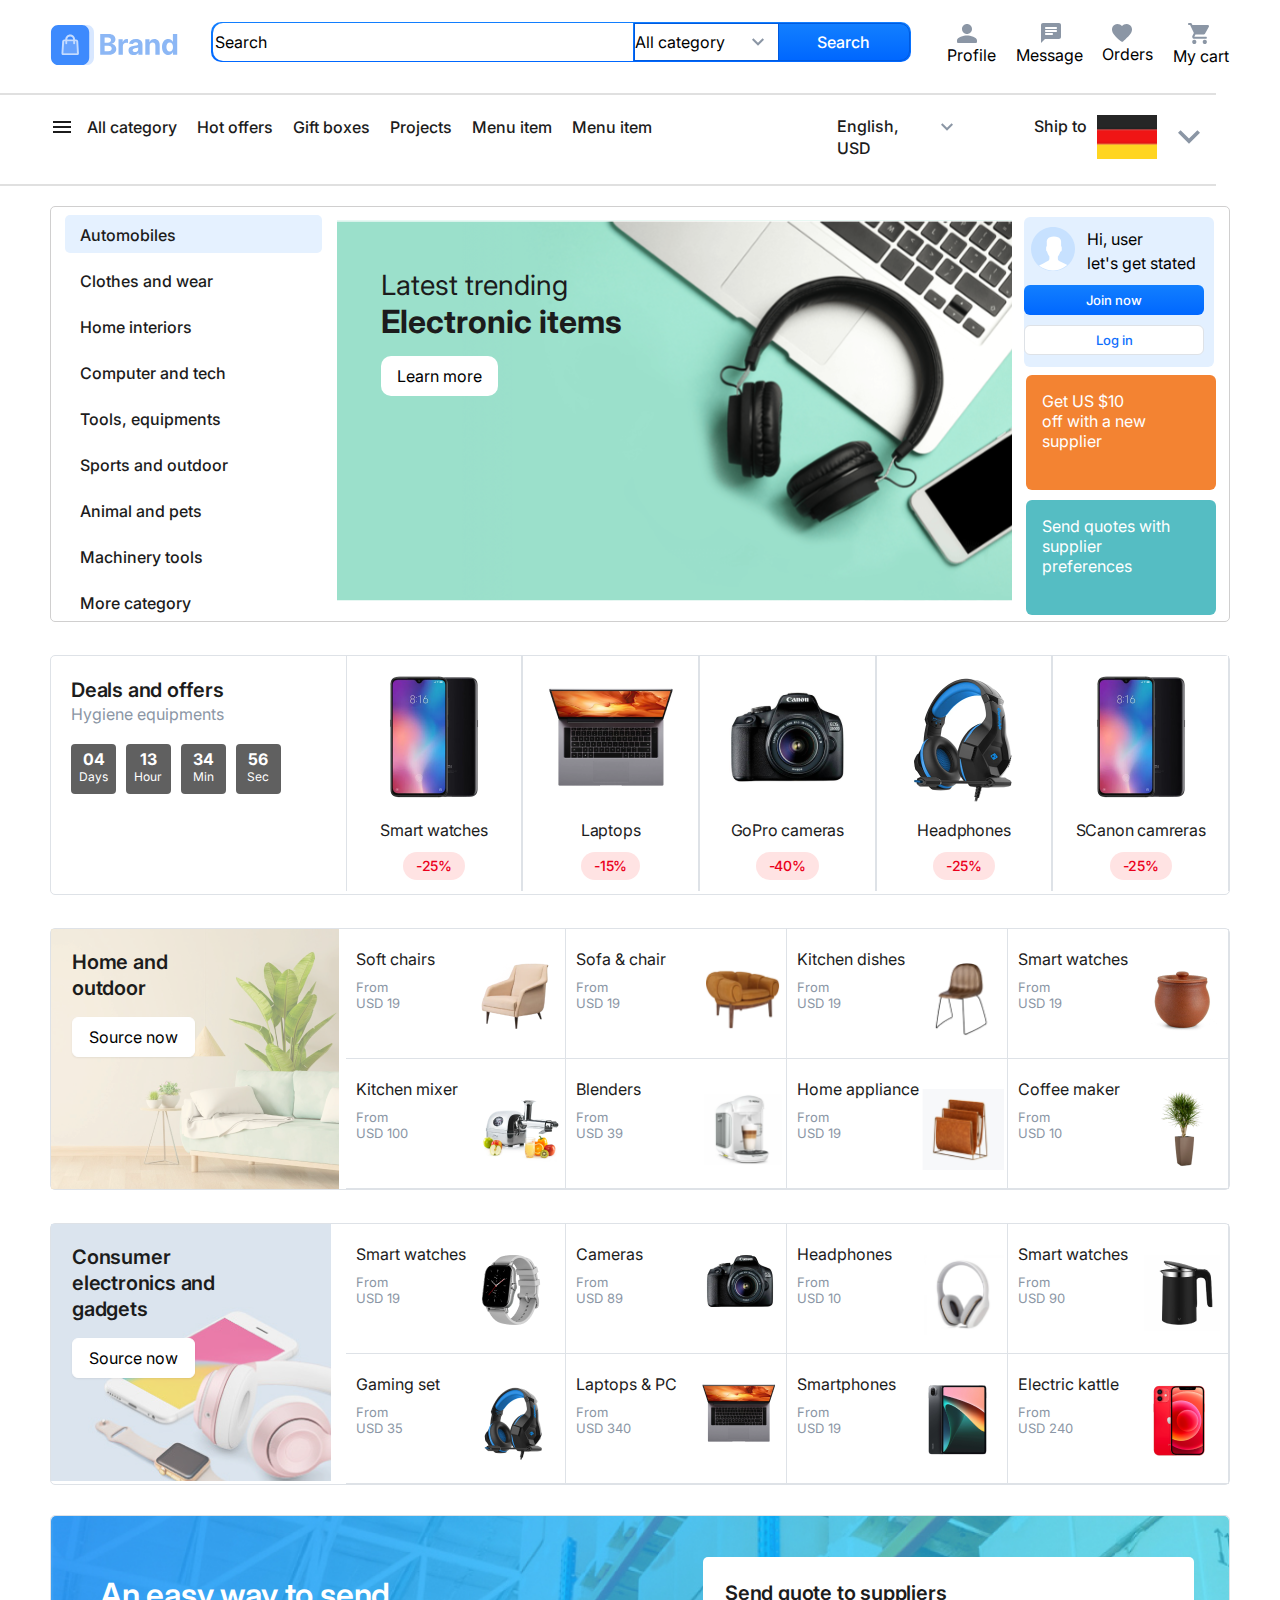
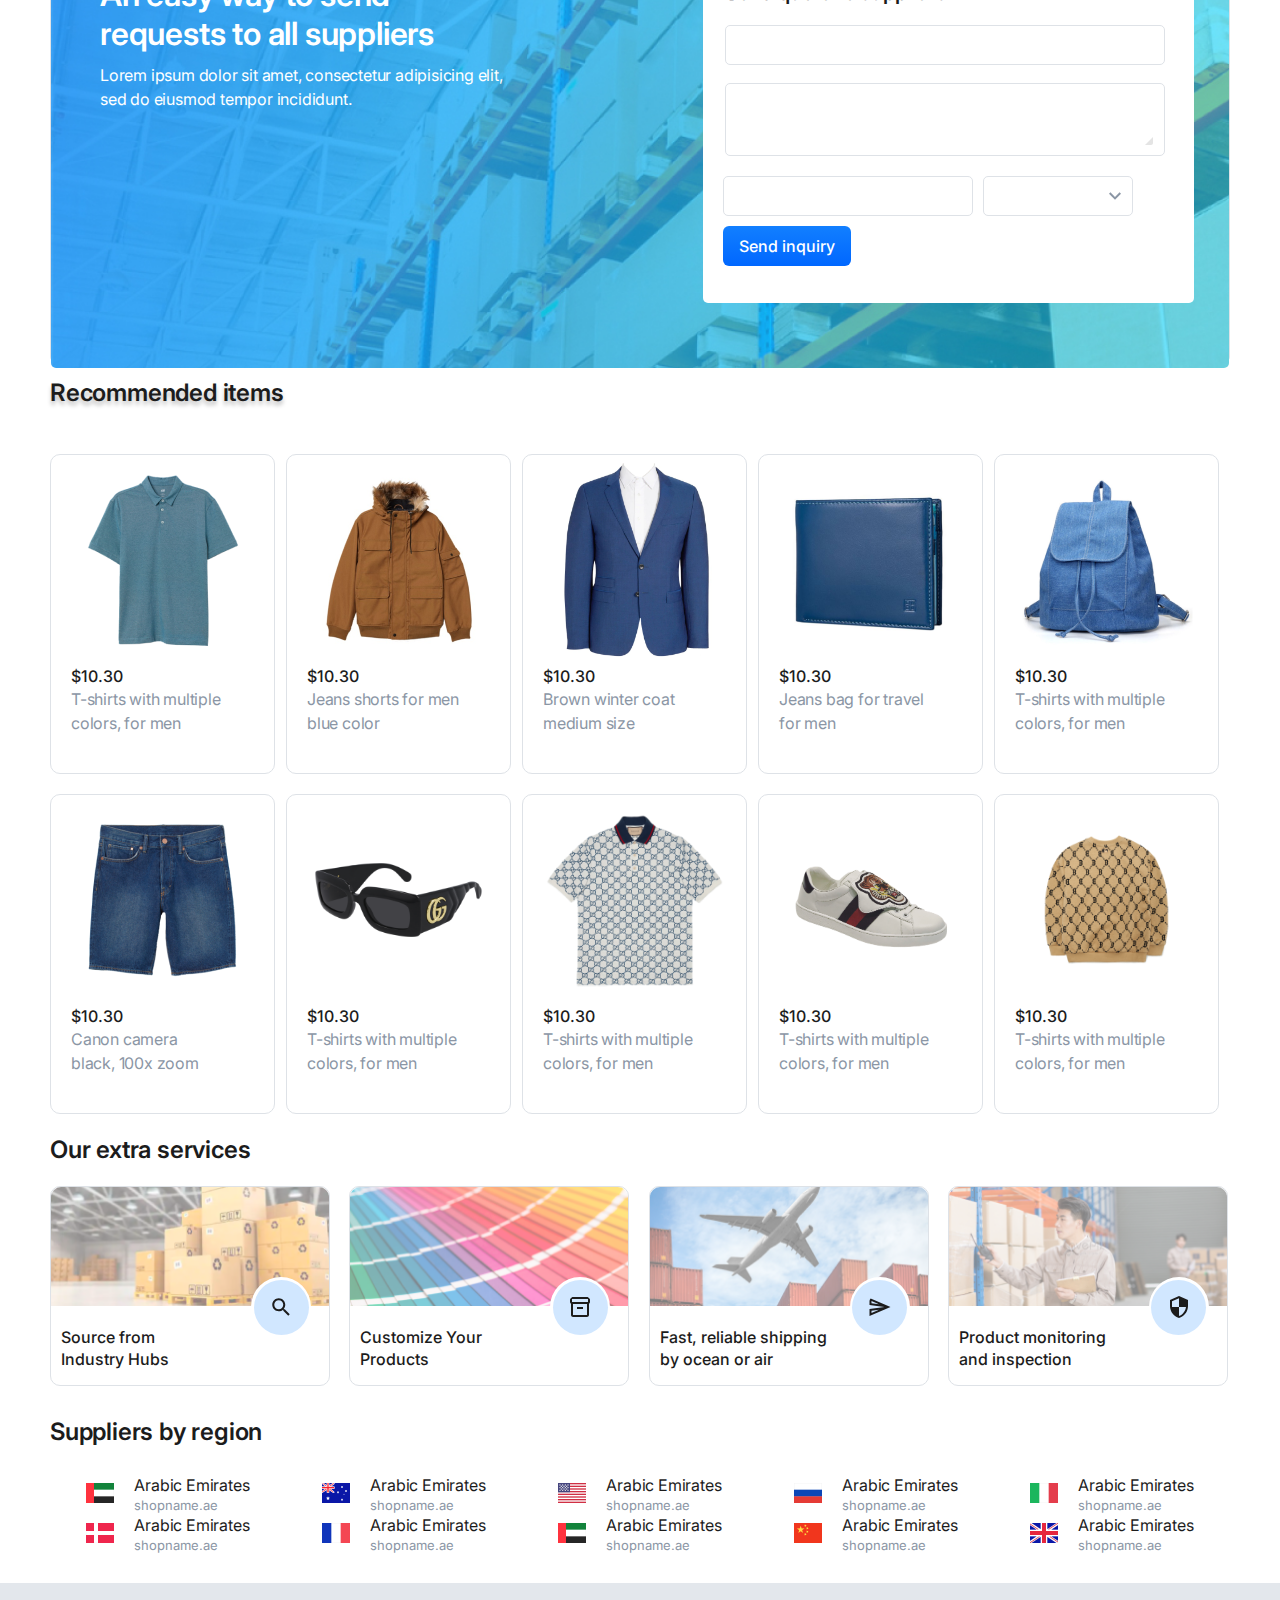
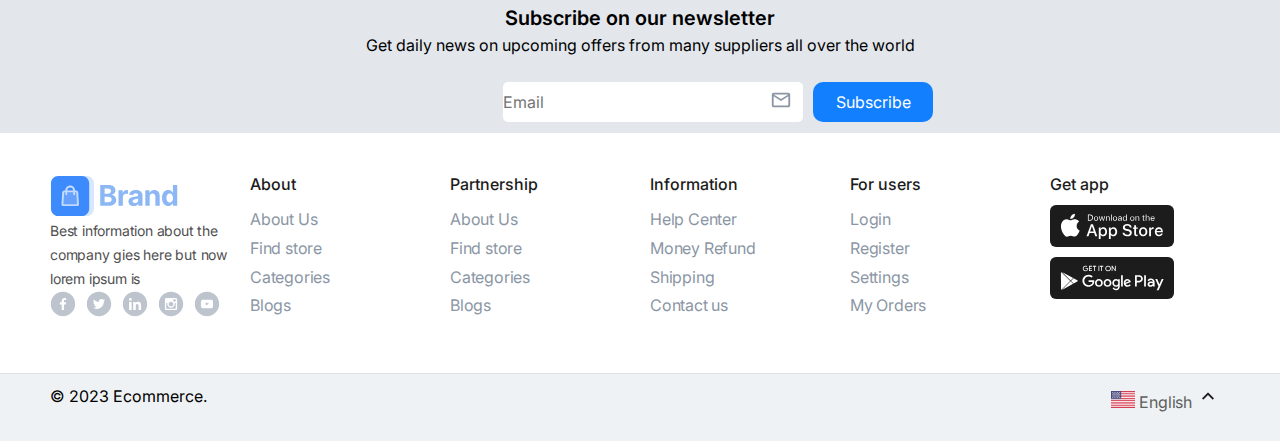
<file: index.html>
<!DOCTYPE html>
<html lang="vi">

<head>
    <meta charset="UTF-8">
    <meta name="viewport" content="width=device-width, initial-scale=1.0">
    <link rel="preconnect" href="https://fonts.googleapis.com">
    <link rel="preconnect" href="https://fonts.gstatic.com" crossorigin>
    <link href="https://fonts.googleapis.com/css2?family=Inter:wght@200;300;400;500;600;700;800;900&display=swap" rel="stylesheet">
    <link rel="stylesheet" href="./assets/base.css">
    <link rel="stylesheet" href="./assets/reset.css">
    <link rel="stylesheet" href="./assets/style.css">
    <title>project1-WebBanHang</title>
</head>

<body>

    <!-- header -->
    <div class="wrapper wrapper-header">
        <div class="header-logo">
            <img src="./image/header/logo-colored.svg" alt="">
        </div>

        <div class="header-search">
            <div class="header-search__import">
                <input type="Search" value="Search">
            </div>
            <div class="header-search__select">
                <input type="All-category" value="All category">
            </div>
            <div class="header-search__icon">
                <img src="./image/header/expand_more.svg" alt="">
            </div>
            <div class="header-search__click">
                <button type="button">Search</button>
            </div>
        </div>

        <div class="header-flow">
            <div class="header-flow__profile">
                <img src="./image/header/people.svg" alt="">
                <p>Profile</p>
            </div>
            <div class="header-flow__message">
                <img src="./image/header/massage.svg" alt="">
                <p>Message</p>
            </div>
            <div class="header-flow__orders">
                <img src="./image/header/heart.svg" alt="">
                <p>Orders</p>
            </div>
            <div class="header-flow__cart">
                <img src="./image/header/cart.svg" alt="">
                <p>My cart</p>
            </div>
        </div>
    </div>
    <hr>
    <!-- menu -->
    <div class="wrapper wrapper-menu">
        <div class="wrapper-menu__list">

            <div class="menu__list-item">
                <div class="menu-list__iconMenu">
                    <img src="./image/menu/icon-menu.svg" alt="">
                </div>
                <div class="menu-list__show">
                    <ul class="list-item">
                        <li>
                            <a href="##">All category</a>
                        </li>
                        <li>
                            <a href="##">Hot offers</a>
                        </li>
                        <li>
                            <a href="##">Gift boxes</a>
                        </li>
                        <li>
                            <a href="##">Projects</a>
                        </li>
                        <li>
                            <a href="##">Menu item</a>
                        </li>
                        <div class="list-item__select">
                            <li>
                                <a href="##"> Menu item</a>
                            </li>
                        </div>
                    </ul>
                </div>
            </div>

            <div class="menu-language">
                <div class="menu-language__select">
                    <p>English, USD</p>
                    <img src="./image/menu/expand_more.svg" alt="">
                </div>
                <div class="menu-language__flag">
                    <p>Ship to</p>
                    <img src="./image/menu/icon-flag.svg" alt="">
                    <img src="./image/menu/expand_more.svg" alt="">
                </div>
            </div>

        </div>

    </div>
    <hr>
    <!-- bgcard -->
    <div class="wrapper wrapper-BgCard">
        <div class="wrapper-BgCard__list">
            <li>
                <a href="##">Automobiles</a>
            </li>
            <li>
                <a href="##">Clothes and wear</a>
            </li>
            <li>
                <a href="##">Home interiors</a>
            </li>
            <li>
                <a href="##">Computer and tech</a>
            </li>
            <li>
                <a href="##">Tools, equipments</a>
            </li>
            <li>
                <a href="##">Sports and outdoor</a>
            </li>
            <li>
                <a href="##">Animal and pets</a>
            </li>
            <li>
                <a href="##">Machinery tools</a>
            </li>
            <li>
                <a href="##">More category</a>
            </li>
        </div>
        <div class="wrapper-BgCard__banner">
            <div class="wrapper-BgCard__image">
                <img src="./image/BG-card/Banner-board-800x420 2.svg" alt="">
            </div>

            <div class="wrapper-BgCard__text">
                <p>Latest trending</p>
                <p>Electronic items</p>
                <button type="button">Learn more</button>
            </div>

        </div>

        <div class="wrapper-BgCard__get">
            <div class="BgCard__sign__login">
                <img src="./image/BG-card/Avatar.svg" alt="">
                <p>Hi, user <br>let's get stated</p>
            </div>
            <div class="BgCard-sig__button">
                <button type="button">Join now</button>
                <button type="button">Log in</button>
            </div>
            <div class="BgCard-sig__getoff">
                <p>Get US $10 <br> off with a new <br> supplier</p>
            </div>

            <div class="BgCard-sig__send">
                <p>Send quotes with <br> supplier <br> preferences</p>
            </div>
        </div>
    </div>

    <!-- Deals technology -->
    <div class="wrapper wrapper-DealsTech">
        <div class="DealsTech-offers">
            <div class="wrapper-dealsTech__text">
                <h4>Deals and offers</h4>
                <p>Hygiene equipments</p>

            </div>
            <div class="wrapper-dealsTech__times">
                <div class="dealsTech-times__Days">
                    <p>04</p>
                    <p>Days</p>
                </div>
                <div class="dealsTech-times__Hour">
                    <p>13</p>
                    <p>Hour</p>
                </div>
                <div class="dealsTech-times__min">
                    <p>34</p>
                    <p>Min</p>
                </div>
                <div class="dealsTech-times__sec">
                    <p>56</p>
                    <p>Sec</p>
                </div>
            </div>
        </div>
        <div class="Deals-tech__product">
            <!-- sản phẩm 1 -->
            <div class="DealsTech-tech">
                <div class="DealsTech-tech__image">
                    <img src="./image/Deals Tech/smart phone.png" alt="">
                </div>
                <p>Smart watches</p>
                <a href="##">-25%</a>
            </div>
            <!-- sản phẩm 2 -->
            <div class="DealsTech-tech">
                <div class="DealsTech-tech__image">
                    <img src="./image/Deals Tech/laptop.png" alt="">
                </div>
                <p>Laptops</p>
                <a href="##">-15%</a>
            </div>
            <!-- sản phẩm 3 -->
            <div class="DealsTech-tech">
                <div class="DealsTech-tech__image">
                    <img src="./image/Deals Tech/camera.png" alt="">
                </div>
                <p>GoPro cameras</p>
                <a href="##">-40%</a>
            </div>
            <!-- sản phẩm 4 -->
            <div class="DealsTech-tech">
                <div class="DealsTech-tech__image">
                    <img src="./image/Deals Tech/head phone.png" alt="">
                </div>
                <p>Headphones</p>
                <a href="##">-25%</a>
            </div>
            <!-- sản phẩm 5 -->
            <div class="DealsTech-tech">
                <div class="DealsTech-tech__image">
                    <img src="./image/Deals Tech/smart phone.png" alt="">
                </div>
                <p>SCanon camreras</p>
                <a href="##">-25%</a>
            </div>
        </div>

    </div>
    <!-- home anh outdoor -->
    <div class="wrapper wrapper-HomeAndOutdoor">
        <div class="HomeAndOutdoor-describe">
            <img src="./image/Deals Home/home.png" alt="">
            <div class="HomeAndOutdoor-describe__text">
                <h4>Home and <br>outdoor</h4>
                <button type="button">Source now</button>
            </div>

        </div>
        <div class="HomeAndOutdoor-productHome">
            <!-- sản phẩm 1 -->
            <div class="HomeAndOutdoor-product">
                <div class="HomeAndOutdoor-product__home">
                    <div class="product-home__text">
                        <p>Soft chairs</p>
                        <p>From <br>USD 19</p>
                    </div>
                    <div class="HomeAndOutdoor-product__image">
                        <img src="./image/Deals Home/chair.png" alt="">
                    </div>
                </div>
            </div>

            <!-- sản phẩm 2 -->
            <div class="HomeAndOutdoor-product">
                <div class="HomeAndOutdoor-product__home">
                    <div class="product-home__text">
                        <p>Sofa &amp; chair</p>
                        <p>From <br>USD 19</p>
                    </div>
                    <div class="HomeAndOutdoor-product__image">
                        <img src="./image/Deals Home/chair brow.png" alt="">
                    </div>
                </div>
            </div>
            <!-- sản phẩm 3 -->
            <div class="HomeAndOutdoor-product">
                <div class="HomeAndOutdoor-product__home">
                    <div class="product-home__text">
                        <p>Kitchen dishes</p>
                        <p>From <br>USD 19</p>
                    </div>
                    <div class="HomeAndOutdoor-product__image">
                        <img src="./image/Deals Home/chair high.png" alt="">
                    </div>
                </div>
            </div>
            <!-- sản phẩm 4 -->
            <div class="HomeAndOutdoor-product">
                <div class="HomeAndOutdoor-product__home">
                    <div class="product-home__text">
                        <p>Smart watches</p>
                        <p>From <br>USD 19</p>
                    </div>
                    <div class="HomeAndOutdoor-product__image">
                        <img src="./image/Deals Home/clay pot.png" alt="">
                    </div>
                </div>
            </div>
            <!-- sản phẩm 5 -->
            <div class="HomeAndOutdoor-product">
                <div class="HomeAndOutdoor-product__home">
                    <div class="product-home__text">
                        <p>Kitchen mixer</p>
                        <p>From <br>USD 100</p>
                    </div>
                    <div class="HomeAndOutdoor-product__image">
                        <img src="./image/Deals Home/fruit presses.png" alt="">
                    </div>
                </div>
            </div>
            <!-- sản phẩm 6 -->
            <div class="HomeAndOutdoor-product">
                <div class="HomeAndOutdoor-product__home">
                    <div class="product-home__text">
                        <p>Blenders</p>
                        <p>From <br>USD 39</p>
                    </div>
                    <div class="HomeAndOutdoor-product__image">
                        <img src="./image/Deals Home/coffee maker.png" alt="">
                    </div>
                </div>
            </div>
            <!-- sản phẩm 7 -->
            <div class="HomeAndOutdoor-product">
                <div class="HomeAndOutdoor-product__home">
                    <div class="product-home__text">
                        <p>Home appliance</p>
                        <p>From <br>USD 19</p>
                    </div>
                    <div class="HomeAndOutdoor-product__image">
                        <img src="./image/Deals Home/Home appliance.png" alt="">
                    </div>
                </div>
            </div>
            <!-- sản phẩm 8 -->
            <div class="HomeAndOutdoor-product">
                <div class="HomeAndOutdoor-product__home">
                    <div class="product-home__text">
                        <p>Coffee maker</p>
                        <p>From <br>USD 10</p>
                    </div>
                    <div class="HomeAndOutdoor-product__image">
                        <img src="./image/Deals Home/trees.png" alt="">
                    </div>
                </div>
            </div>

        </div>

    </div>

    <!-- Consumer electronics and gadgets -->
    <div class="wrapper wrapper-HomeAndOutdoor">
        <div class="HomeAndOutdoor-describe">
            <img src="./image/electronics/electronics.png" alt="">
            <div class="HomeAndOutdoor-describe__text">
                <h4>Consumer <br> electronics and <br>gadgets</h4>
                <button type="button">Source now</button>
            </div>

        </div>
        <div class="HomeAndOutdoor-productHome">
            <!-- sản phẩm 1 -->
            <div class="HomeAndOutdoor-product">
                <div class="HomeAndOutdoor-product__home">
                    <div class="product-home__text">
                        <p>Smart watches</p>
                        <p>From <br>USD 19</p>
                    </div>
                    <div class="HomeAndOutdoor-product__image">
                        <img src="./image/electronics/smart watch.png" alt="">
                    </div>
                </div>
            </div>

            <!-- sản phẩm 2 -->
            <div class="HomeAndOutdoor-product">
                <div class="HomeAndOutdoor-product__home">
                    <div class="product-home__text">
                        <p>Cameras</p>
                        <p>From <br>USD 89</p>
                    </div>
                    <div class="HomeAndOutdoor-product__image">
                        <img src="./image/electronics/camera.png" alt="">
                    </div>
                </div>
            </div>
            <!-- sản phẩm 3 -->
            <div class="HomeAndOutdoor-product">
                <div class="HomeAndOutdoor-product__home">
                    <div class="product-home__text">
                        <p>Headphones</p>
                        <p>From <br>USD 10</p>
                    </div>
                    <div class="HomeAndOutdoor-product__image">
                        <img src="./image/electronics/Head phone.png" alt="">
                    </div>
                </div>
            </div>
            <!-- sản phẩm 4 -->
            <div class="HomeAndOutdoor-product">
                <div class="HomeAndOutdoor-product__home">
                    <div class="product-home__text">
                        <p>Smart watches</p>
                        <p>From <br>USD 90</p>
                    </div>
                    <div class="HomeAndOutdoor-product__image">
                        <img src="./image/electronics/water smart.png" alt="">
                    </div>
                </div>
            </div>
            <!-- sản phẩm 5 -->
            <div class="HomeAndOutdoor-product">
                <div class="HomeAndOutdoor-product__home">
                    <div class="product-home__text">
                        <p>Gaming set</p>
                        <p>From <br>USD 35</p>
                    </div>
                    <div class="HomeAndOutdoor-product__image">
                        <img src="./image/electronics/phone gaming.png" alt="">
                    </div>
                </div>
            </div>
            <!-- sản phẩm 6 -->
            <div class="HomeAndOutdoor-product">
                <div class="HomeAndOutdoor-product__home">
                    <div class="product-home__text">
                        <p>Laptops &amp; PC</p>
                        <p>From <br>USD 340</p>
                    </div>
                    <div class="HomeAndOutdoor-product__image">
                        <img src="./image/electronics/laptop.png" alt="">
                    </div>
                </div>
            </div>
            <!-- sản phẩm 7 -->
            <div class="HomeAndOutdoor-product">
                <div class="HomeAndOutdoor-product__home">
                    <div class="product-home__text">
                        <p>Smartphones</p>
                        <p>From <br>USD 19</p>
                    </div>
                    <div class="HomeAndOutdoor-product__image">
                        <img src="./image/electronics/tablet.png" alt="">
                    </div>
                </div>
            </div>
            <!-- sản phẩm 8 -->
            <div class="HomeAndOutdoor-product">
                <div class="HomeAndOutdoor-product__home">
                    <div class="product-home__text">
                        <p>Electric kattle</p>
                        <p>From <br>USD 240</p>
                    </div>
                    <div class="HomeAndOutdoor-product__image">
                        <img src="./image/electronics/smart phone.png" alt="">
                    </div>
                </div>
            </div>

        </div>

    </div>
    <!-- send requests -->

    <div class="wrapper wrapper-sendto">
        <div class="wrapper-sendto__backgruond">
            <img src="./image/send to/backgrong 2.jpg" alt="">
        </div>
        <div class="wrapper-sendto__content">
            <div class="wrapper-sendto__text">
                <p>An easy way to send <br>requests to all suppliers</p>
                <p>Lorem ipsum dolor sit amet, consectetur adipisicing elit, <br>sed do eiusmod tempor incididunt.</p>
            </div>
            <div class="wrapper-sendto__card">
                <p>Send quote to suppliers</p>
                <input type="enter here">
                <div class="sendto__card__inputSencond">

                    <input type="enter here">
                    <div class="card-inputSencond__icon">
                        <img src="./image/send to/Resizer.svg" alt="">
                    </div>

                </div>
                <div class="sendto__card__inputthird">
                    <input class="text1" type="text1">
                    <div class="sento-card__inputfourth">
                        <input class="tex2" type="text 2">
                        <div class="card-inputfourth__icon">
                            <img src="./image/send to/expand_more.svg" alt="">
                        </div>

                    </div>

                </div>
                <button type="button">Send inquiry</button>
            </div>
        </div>
    </div>
    <!-- fashion-product -->
    <div class="wrapper">
        <h3 class="text-fashion">Recommended items</h3>
    </div>
    <div class="wrapper wrapper-fashion">

    </div>
    <div class="wrapper wrapper-fashion">
        <div class="fashion-product">
            <!-- sản phẩm 1 -->
            <div class="fashion-product_item">
                <div class="fashion-product__image">
                    <img src="./image/fashion/short sleeve.png" alt="">
                </div>
                <div class="fashion-product__text">
                    <p>$10.30</p>
                    <p>T-shirts with multiple <br> colors, for men</p>
                </div>
            </div>
            <!-- sản phẩm 2 -->
            <div class="fashion-product_item">
                <div class="fashion-product__image">
                    <img src="./image/fashion/warm clothes.png" alt="">
                </div>
                <div class="fashion-product__text">
                    <p>$10.30</p>
                    <p>Jeans shorts for men <br> blue color</p>
                </div>
            </div>
            <!-- sản phẩm 3 -->
            <div class="fashion-product_item">
                <div class="fashion-product__image">
                    <img src="./image/fashion/vest.png" alt="">
                </div>
                <div class="fashion-product__text">
                    <p>$10.30</p>
                    <p>Brown winter coat <br>medium size</p>
                </div>
            </div>
            <!-- sản phẩm 4 -->
            <div class="fashion-product_item">
                <div class="fashion-product__image">
                    <img src="./image/fashion/wallet.png" alt="">
                </div>
                <div class="fashion-product__text">
                    <p>$10.30</p>
                    <p>Jeans bag for travel <br>for men</p>
                </div>
            </div>
            <!-- sản phẩm 5 -->
            <div class="fashion-product_item">
                <div class="fashion-product__image">
                    <img src="./image/fashion/bag.png" alt="">
                </div>
                <div class="fashion-product__text">
                    <p>$10.30</p>
                    <p>T-shirts with multiple <br> colors, for men</p>
                </div>
            </div>
            <!-- sản phẩm 6 -->
            <div class="fashion-product_item">
                <div class="fashion-product__image">
                    <img src="./image/fashion/short pants.png" alt="">
                </div>
                <div class="fashion-product__text">
                    <p>$10.30</p>
                    <p>Canon camera <br>black, 100x zoom</p>
                </div>
            </div>
            <!-- sản phẩm 7 -->
            <div class="fashion-product_item">
                <div class="fashion-product__image">
                    <img src="./image/fashion/glasses gucci.png" alt="">
                </div>
                <div class="fashion-product__text">
                    <p>$10.30</p>
                    <p>T-shirts with multiple <br> colors, for men</p>
                </div>
            </div>
            <!-- sản phẩm 8 -->
            <div class="fashion-product_item">
                <div class="fashion-product__image">
                    <img src="./image/fashion/shirt gucci.webp" alt="">
                </div>
                <div class="fashion-product__text">
                    <p>$10.30</p>
                    <p>T-shirts with multiple <br> colors, for men</p>
                </div>
            </div>
            <!-- sản phẩm 9 -->
            <div class="fashion-product_item">
                <div class="fashion-product__image">
                    <img src="./image/fashion/thick gucci.webp" alt="">
                </div>
                <div class="fashion-product__text">
                    <p>$10.30</p>
                    <p>T-shirts with multiple <br> colors, for men</p>
                </div>
            </div>
            <!-- sản phẩm 10 -->
            <div class="fashion-product_item">
                <div class="fashion-product__image">
                    <img src="./image/fashion/gucci.jpeg" alt="">
                </div>
                <div class="fashion-product__text">
                    <p>$10.30</p>
                    <p>T-shirts with multiple <br> colors, for men</p>
                </div>
            </div>

        </div>
    </div>
    <!-- service -->
    <div class="wrapper">
        <h3 class="service">
            Our extra services
        </h3>
    </div>
    <div class="wrapper wrapper-service">
        <!-- sản phẩm 1 -->
        <div class="service-item">
            <div class="service-item__image">
                <img src="./image/service/image 108.png" alt="">
            </div>
            <div class="cirleBig">
                <div class="cirleSmall">
                    <img src="./image/service/search.svg" alt="">
                </div>
            </div>
            <div class="service-item__text">
                <p>Source from <br>Industry Hubs</p>
            </div>
        </div>
        <!-- sản phẩm 2 -->
        <div class="service-item">
            <div class="service-item__image">
                <img src="./image/service/image 104.png" alt="">
            </div>
            <div class="cirleBig">
                <div class="cirleSmall">
                    <img src="./image/service/inventory_2.svg" alt="">
                </div>
            </div>
            <div class="service-item__text">
                <p>Customize Your <br> Products</p>
            </div>
        </div>

        <!-- sản phẩm 3 -->
        <div class="service-item">
            <div class="service-item__image">
                <img src="./image/service/image 106.png" alt="">
            </div>
            <div class="cirleBig">
                <div class="cirleSmall">
                    <img src="./image/service/send.svg" alt="">
                </div>
            </div>
            <div class="service-item__text">
                <p>Fast, reliable shipping <br> by ocean or air</p>
            </div>
        </div>

        <!-- sản phẩm 4 -->
        <div class="service-item">
            <div class="service-item__image">
                <img src="./image/service/image 107.png" alt="">
            </div>
            <div class="cirleBig">
                <div class="cirleSmall">
                    <img src="./image/service/security.svg" alt="">
                </div>
            </div>
            <div class="service-item__text">
                <p>Product monitoring <br>and inspection</p>
            </div>
        </div>


    </div>

    <!-- Suppliers by region -->
    <div class="wrapper">
        <h3 class="region">
            Suppliers by region
        </h3>
    </div>

    <div class="wrapper wrapper-region">
        <div class="region-item">
            <!-- quốc gia 1 -->
            <div class="region-country">
                <div class="region-country__flag">
                    <img src="./image/region/AE.png" alt="">
                </div>
                <div class="region-country__nameCountry">
                    <p>Arabic Emirates</p>

                </div>
                <div class="region-country__WebsiteCountry">
                    <p>shopname.ae</p>

                </div>
            </div>
            <!-- quốc gia 2 -->
            <div class="region-country">
                <div class="region-country__flag">
                    <img src="./image/region/AU.png" alt="">
                </div>
                <div class="region-country__nameCountry">
                    <p>Arabic Emirates</p>

                </div>
                <div class="region-country__WebsiteCountry">
                    <p>shopname.ae</p>

                </div>
            </div>
            <!-- quốc gia 3 -->
            <div class="region-country">
                <div class="region-country__flag">
                    <img src="./image/region/US.png" alt="">
                </div>
                <div class="region-country__nameCountry">
                    <p>Arabic Emirates</p>

                </div>
                <div class="region-country__WebsiteCountry">
                    <p>shopname.ae</p>

                </div>
            </div>
            <!-- quốc gia 4 -->
            <div class="region-country">
                <div class="region-country__flag">
                    <img src="./image/region/RU.png" alt="">
                </div>
                <div class="region-country__nameCountry">
                    <p>Arabic Emirates</p>

                </div>
                <div class="region-country__WebsiteCountry">
                    <p>shopname.ae</p>

                </div>
            </div>
            <!-- quốc gia 5 -->
            <div class="region-country">
                <div class="region-country__flag">
                    <img src="./image/region/IT@2x.png" alt="">
                </div>
                <div class="region-country__nameCountry">
                    <p>Arabic Emirates</p>

                </div>
                <div class="region-country__WebsiteCountry">
                    <p>shopname.ae</p>

                </div>
            </div>
            <!-- quốc gia 6 -->
            <div class="region-country">
                <div class="region-country__flag">
                    <img src="./image/region/DK.png" alt="">
                </div>
                <div class="region-country__nameCountry">
                    <p>Arabic Emirates</p>

                </div>
                <div class="region-country__WebsiteCountry">
                    <p>shopname.ae</p>

                </div>
            </div>
            <!-- quốc gia 7 -->
            <div class="region-country">
                <div class="region-country__flag">
                    <img src="./image/region/FR.png" alt="">
                </div>
                <div class="region-country__nameCountry">
                    <p>Arabic Emirates</p>

                </div>
                <div class="region-country__WebsiteCountry">
                    <p>shopname.ae</p>

                </div>
            </div>
            <!-- quốc gia 8 -->
            <div class="region-country">
                <div class="region-country__flag">
                    <img src="./image/region/EA.png" alt="">
                </div>
                <div class="region-country__nameCountry">
                    <p>Arabic Emirates</p>

                </div>
                <div class="region-country__WebsiteCountry">
                    <p>shopname.ae</p>

                </div>
            </div>
            <!-- quốc gia 9 -->
            <div class="region-country">
                <div class="region-country__flag">
                    <img src="./image/region/CN.png" alt="">
                </div>
                <div class="region-country__nameCountry">
                    <p>Arabic Emirates</p>

                </div>
                <div class="region-country__WebsiteCountry">
                    <p>shopname.ae</p>

                </div>
            </div>
            <!-- quốc gia 10 -->
            <div class="region-country">
                <div class="region-country__flag">
                    <img src="./image/region/GB.png" alt="">
                </div>
                <div class="region-country__nameCountry">
                    <p>Arabic Emirates</p>

                </div>
                <div class="region-country__WebsiteCountry">
                    <p>shopname.ae</p>

                </div>
            </div>

        </div>

    </div>

    <!-- Subscribe  -->
    <div class="Subscribe">
        <div class="wrapper wrapper-subscribe">
            <div class="Subscrible--content">
                <div class="subscribe-text">
                    <p>Subscribe on our newsletter</p>
                    <p>Get daily news on upcoming offers from many suppliers all over the world</p>
                </div>
                <div class="email-subscirbe">
                    <div class="subscribe-email">
                        <div class="input-email__input">
                            <input type="Email" placeholder="Email">
                            <div class="subscribe-email__icon">
                                <img src="./image/Suscribe/email.svg" alt="">
                            </div>
                        </div>
                        <div class="button-email">
                            <button type="button">Subscribe</button>
                        </div>

                    </div>

                </div>

            </div>

        </div>

    </div>


    <!-- footer -->
    <div class="wrapper wrapper-menu">
        <div class="menu-footer">
            <div class="information-footer">
                <img src="./image/footer/logo-colored.svg" alt="">
                <p>Best information about the company gies here but now lorem ipsum is</p>
                <ul>
                    <li>
                        <a href="##"><img src="./image/footer/facebook3.svg" alt=""></a>
                    </li>
                    <li>
                        <a href="##"><img src="./image/footer/twitter3.svg" alt=""></a>
                    </li>
                    <li>
                        <a href="##"><img src="./image/footer/linkedin3.svg" alt=""></a>
                    </li>
                    <li>
                        <a href="##"><img src="./image/footer/instagram3.svg" alt=""></a>
                    </li>
                    <li>
                        <a href="##"><img src="./image/footer/youtube3.svg" alt=""></a>
                    </li>
                </ul>
            </div>

            <!-- about -->
            <div class="About-footer">
                <p>About</p>
                <ul>
                    <li>
                        <a href="##">About Us</a>
                    </li>
                    <li>
                        <a href="##">Find store</a>
                    </li>
                    <li>
                        <a href="##">Categories</a>
                    </li>
                    <li>
                        <a href="##">Blogs</a>
                    </li>
                </ul>
            </div>

            <!-- Partnership -->
            <div class="About-footer">
                <p>Partnership</p>
                <ul>
                    <li>
                        <a href="##">About Us</a>
                    </li>
                    <li>
                        <a href="##">Find store</a>
                    </li>
                    <li>
                        <a href="##">Categories</a>
                    </li>
                    <li>
                        <a href="##">Blogs</a>
                    </li>
                </ul>
            </div>
            <!-- Information -->
            <div class="About-footer">
                <p>Information</p>
                <ul>
                    <li>
                        <a href="##">Help Center</a>
                    </li>
                    <li>
                        <a href="##">Money Refund</a>
                    </li>
                    <li>
                        <a href="##">Shipping</a>
                    </li>
                    <li>
                        <a href="##">Contact us</a>
                    </li>
                </ul>
            </div>

            <!-- For users -->
            <div class="About-footer">
                <p>For users</p>
                <ul>
                    <li>
                        <a href="##">Login</a>
                    </li>
                    <li>
                        <a href="##">Register</a>
                    </li>
                    <li>
                        <a href="##">Settings</a>
                    </li>
                    <li>
                        <a href="##">My Orders</a>
                    </li>
                </ul>
            </div>

            <!-- Get app -->
            <div class="About-footer">
                <p>Get app</p>

                <a href="##"><img src="./image/footer/app store.svg" alt=""></a>

                <a href="##"><img src="./image/footer/googe play.svg" alt=""></a>

            </div>

        </div>
    </div>
    <div class="footer-end">
        <div class="wrapper wrapper-footerEnd">
            <div class="footer-end__text">
                <p>© 2023 Ecommerce. </p>
            </div>
            <div class="footer-end__language">
                <li>
                    <img src="./image/Fotter End/icon.svg" alt="">
                </li>
                <li>
                    <a href="##">English</a>
                </li>
                <li>
                    <a href="##"><img src="./image/Fotter End/expand_less.png" alt=""></a>
                </li>
            </div>

        </div>

    </div>

</body>

</html>
</file>
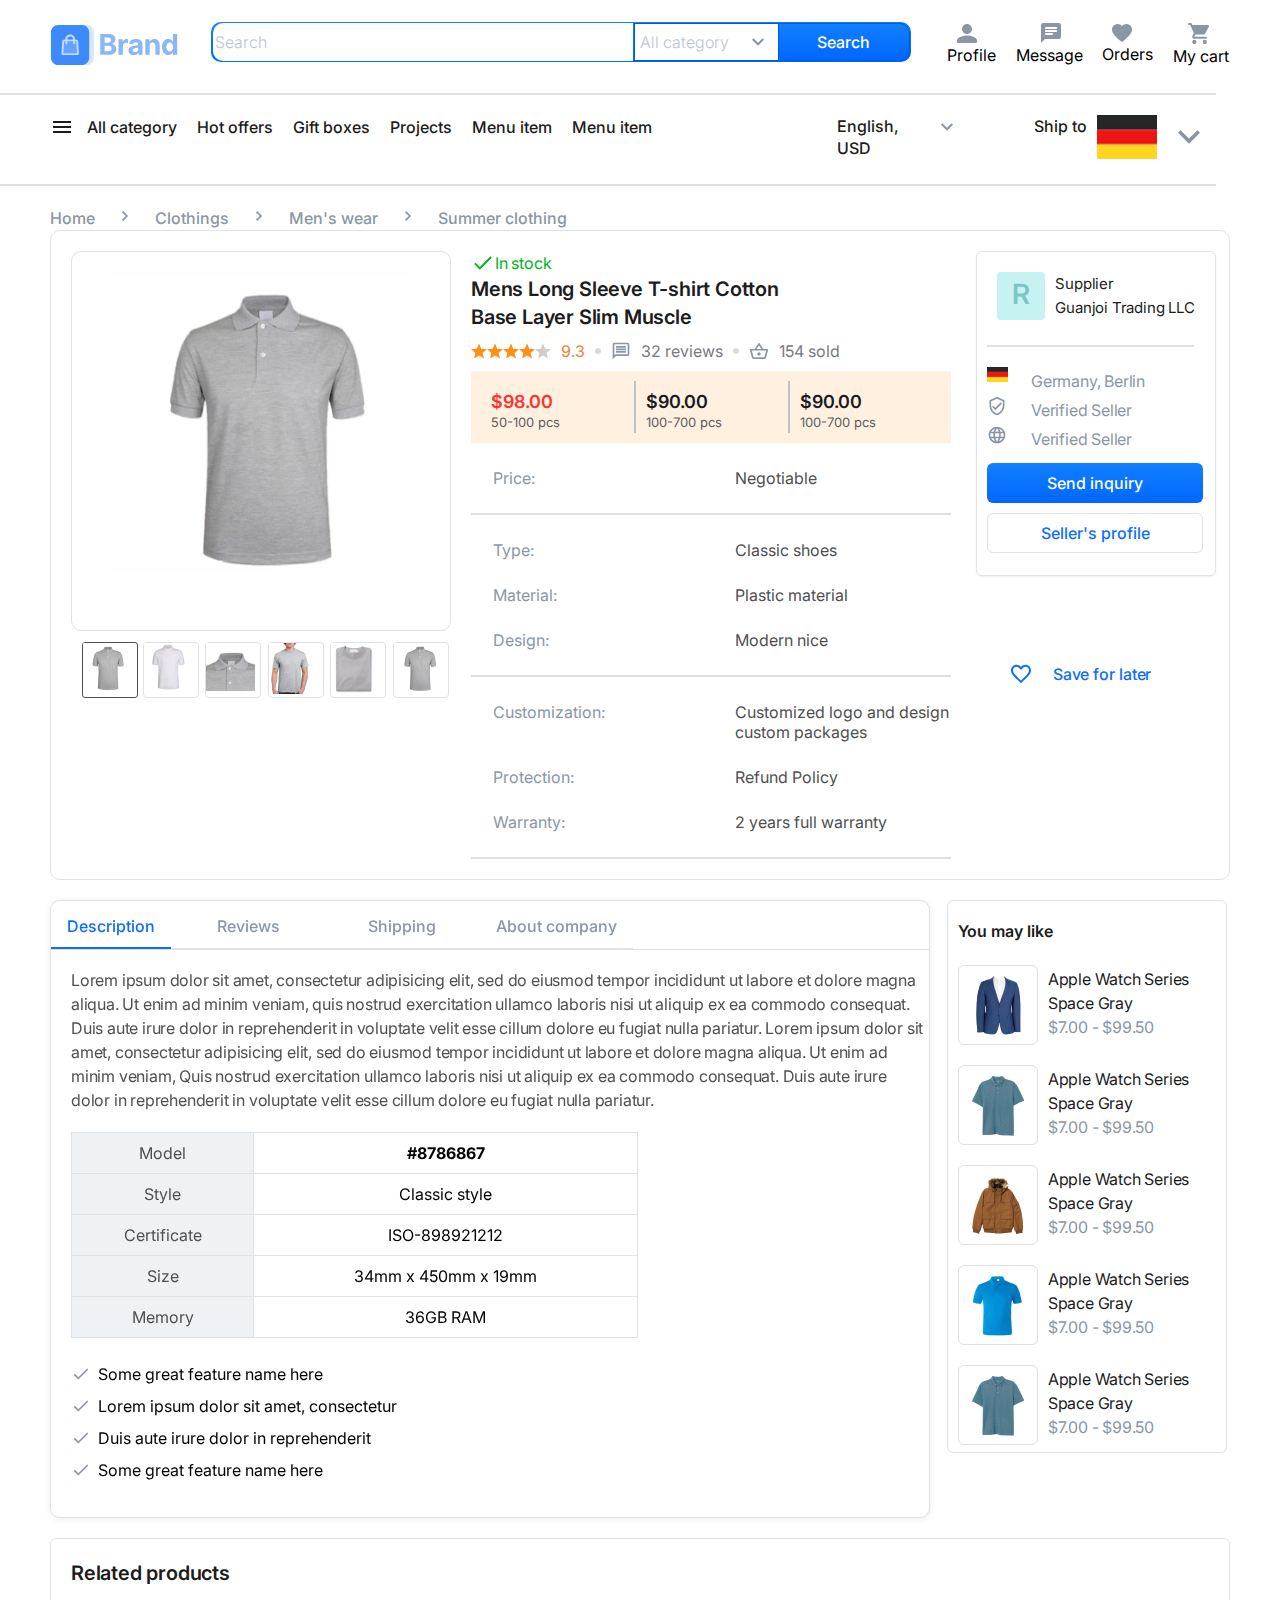
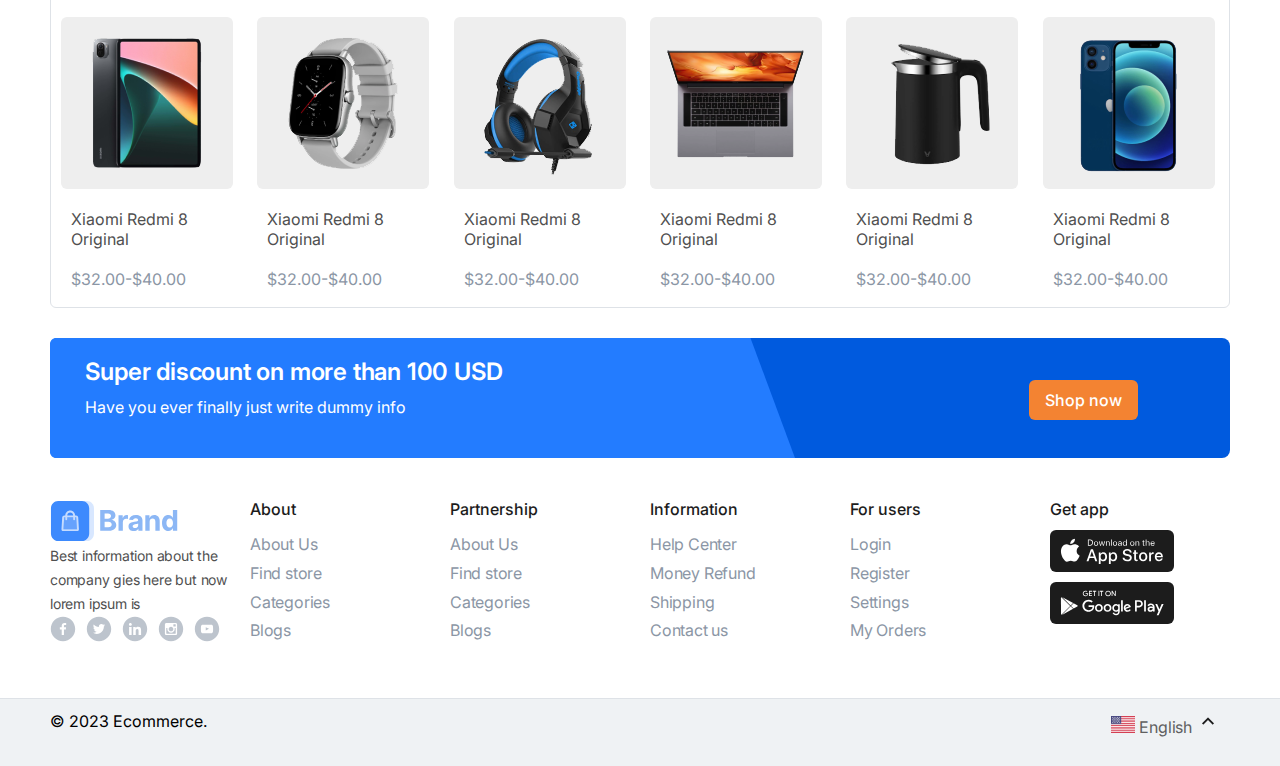
<file: detail.html>
<!DOCTYPE html>
<html lang="vi">

<head>
    <meta charset="UTF-8">
    <meta name="viewport" content="width=device-width, initial-scale=1.0">
    <link rel="preconnect" href="https://fonts.googleapis.com">
    <link rel="preconnect" href="https://fonts.gstatic.com" crossorigin>
    <link href="https://fonts.googleapis.com/css2?family=Inter:wght@200;300;400;500;600;700;800;900&display=swap" rel="stylesheet">
    <link rel="stylesheet" href="./assets/base.css">
    <link rel="stylesheet" href="./assets/reset.css">
    <link rel="stylesheet" href="./assets/style.css">
    <title>Web Detail</title>
</head>

<body>
    <!-- header -->
    <div class="wrapper wrapper-header">
        <div class="header-logo">
            <img src="./image/header/logo-colored.svg" alt="">
        </div>

        <div class="header-search">
            <div class="header-search__import">
                <input type="Search" value="Search" class="custom-input">
            </div>
            <div class="header-search__select">
                <input type="All-category" value="All category" class="custom-input">
            </div>
            <div class="header-search__icon">
                <img src="./image/header/expand_more.svg" alt="">
            </div>
            <div class="header-search__click">
                <button type="button">Search</button>
            </div>
        </div>

        <div class="header-flow">
            <div class="header-flow__profile">
                <img src="./image/header/people.svg" alt="">
                <p>Profile</p>
            </div>
            <div class="header-flow__message">
                <img src="./image/header/massage.svg" alt="">
                <p>Message</p>
            </div>
            <div class="header-flow__orders">
                <img src="./image/header/heart.svg" alt="">
                <p>Orders</p>
            </div>
            <div class="header-flow__cart">
                <img src="./image/header/cart.svg" alt="">
                <p>My cart</p>
            </div>
        </div>
    </div>
    <hr>
    <!-- menu -->
    <div class="wrapper wrapper-menu">
        <div class="wrapper-menu__list">

            <div class="menu__list-item">
                <div class="menu-list__iconMenu">
                    <img src="./image/menu/icon-menu.svg" alt="">
                </div>
                <div class="menu-list__show">
                    <ul class="list-item">
                        <li>
                            <a href="##">All category</a>
                        </li>
                        <li>
                            <a href="##">Hot offers</a>
                        </li>
                        <li>
                            <a href="##">Gift boxes</a>
                        </li>
                        <li>
                            <a href="##">Projects</a>
                        </li>
                        <li>
                            <a href="##">Menu item</a>
                        </li>
                        <div class="list-item__select">
                            <li>
                                <a href="##"> Menu item</a>
                            </li>
                        </div>
                    </ul>
                </div>
            </div>

            <div class="menu-language">
                <div class="menu-language__select">
                    <p>English, USD</p>
                    <img src="./image/menu/expand_more.svg" alt="">
                </div>
                <div class="menu-language__flag">
                    <p>Ship to</p>
                    <img src="./image/menu/icon-flag.svg" alt="">
                    <img src="./image/menu/expand_more.svg" alt="">
                </div>
            </div>

        </div>

    </div>
    <hr>
    <!-- menu-colum -->
    <div class="wrapper wrapper-menuSelect">



        <div class="wrapper-menu__menuSelect">

            <div class="menu__list-menuSelect">

                <div class="menu-Select__show">
                    <ul class="list-item">
                        <li>
                            <a href="##">Home</a>
                        </li>
                        <li>
                            <a href="##"><img src="./image/menu-colum/chevron_right.svg" alt=""></a>
                        </li>

                        <li>
                            <a href="##">Clothings</a>
                        </li>
                        <li>
                            <a href="##"> <img src="./image/menu-colum/chevron_right.svg" alt=""></a>
                        </li>

                        <li>
                            <a href="##">Men's wear</a>
                        </li>
                        <li>
                            <a href="##"> <img src="./image/menu-colum/chevron_right.svg" alt=""></a>
                        </li>

                        <li>
                            <a href="##">Summer clothing</a>
                        </li>

                    </ul>
                </div>
            </div>
        </div>

    </div>


    <!-- production information and price -->
    <div class="wrapper wrapper-bg">
        <div class="bg-image">
            <div class="bg-image__big">
                <img src="./image/product-detail/image 34.png" alt="">
            </div>
            <div class="bg-image__small">
                <div class="image-small__itemOne">
                    <img src="./image/product-detail/image 38.png" alt="">
                </div>
                <div class="image-small__item">
                    <img src="./image/product-detail/image 35.png" alt="">
                </div>
                <div class="image-small__item">
                    <img src="./image/product-detail/image 40.png" alt="">
                </div>
                <div class="image-small__item">
                    <img src="./image/product-detail/image 36.png" alt="">
                </div>
                <div class="image-small__item">
                    <img src="./image/product-detail/image 37.png" alt="">
                </div>
                <div class="image-small__item">
                    <img src="./image/product-detail/image 39.png" alt="">
                </div>
            </div>
        </div>

        <!-- Price And Details -->
        <div class="dg-PriceAndDetails">
            <div class="dg-PriceAndDetails__tickgreen">
                <img src="./image/product-detail/check.svg" alt="">
                <p>In stock</p>
            </div>
            <div class="dg-PriceAndDetails__titleProduct">
                <h4>Mens Long Sleeve T-shirt Cotton <br>Base Layer Slim Muscle</h4>
            </div>
            <div class="dg-PriceAndDetails__votePayMassge">
                <div class="PriceAndDetails-votePay__vote">
                    <img src="./image/product-detail/4 start.svg" alt="">
                    <p class="vote">9.3</p>
                </div>
                <div class="PriceAndDetails-votePay__dot">
                    <img src="./image/product-detail/Dot.svg" alt="">
                </div>
                <div class="PriceAndDetails-votePay__massge">
                    <img src="./image/product-detail/message.svg" alt="">
                    <p class="massge">32 reviews</p>
                </div>
                <div class="PriceAndDetails-votePay__dot">
                    <img src="./image/product-detail/Dot.svg" alt="">
                </div>
                <div class="PriceAndDetails-votePay__pay">
                    <img src="./image/product-detail/shopping_basket.svg" alt="">
                    <p class="pay">154 sold</p>
                </div>
            </div>
            <div class="PriceAndDetails-price">
                <div class="PriceAndDetails-price__OptionOne">
                    <p>$98.00</p>
                    <p>50-100 pcs</p>
                </div>
                <div class="PriceAndDetails-price__OptionTwo">
                    <p>$90.00</p>
                    <p>100-700 pcs</p>
                </div>
                <div class="PriceAndDetails-price__OptionThree">
                    <p>$90.00</p>
                    <p>100-700 pcs</p>
                </div>
            </div>
            <div class="PriceAndDetails-productDetails">
                <div class="PriceAndDetails-productDetails__name1">

                    <p>Price:</p>
                    <p>Negotiable</p>

                </div>
                <hr>
                <div class="PriceAndDetails-productDetails__name1">

                    <p>Type:</p>
                    <p>Classic shoes</p>

                </div>
                <div class="PriceAndDetails-productDetails__name1">

                    <p>Material:</p>
                    <p>Plastic material</p>

                </div>
                <div class="PriceAndDetails-productDetails__name1">

                    <p>Design:</p>
                    <p>Modern nice</p>

                </div>
                <hr>
                <div class="PriceAndDetails-productDetails__name1">

                    <p>Customization:</p>
                    <p>Customized logo and design <br>custom packages</p>

                </div>
                <div class="PriceAndDetails-productDetails__name1">

                    <p>Protection: </p>
                    <p>Refund Policy</p>

                </div>
                <div class="PriceAndDetails-productDetails__name1">

                    <p>Warranty: </p>
                    <p>2 years full warranty </p>


                </div>
                <hr>


            </div>


        </div>
        <!-- bgsend -->
        <div class="bg-send">
            <div class="avatar-container">
                <div class="bg-send__avatar">
                    <p>R</p>
                </div>
                <div class="bg-send__text">
                    <p>Supplier</p>
                    <p>Guanjoi Trading LLC</p>
                </div>
            </div>


            <hr>
            <div class="bg-send__information">
                <img src="./image/product-detail/flag.svg" alt="">
                <p>Germany, Berlin</p>
            </div>
            <div class="bg-send__information">
                <img src="./image/product-detail/verified_user.svg" alt="">
                <p>Verified Seller</p>
            </div>
            <div class="bg-send__information">
                <img src="./image/product-detail/language.svg" alt="">
                <p>Verified Seller</p>
            </div>
            <div class="bg-send__click">
                <button type="button">Send inquiry</button>
                <button type="button">Seller's profile</button>
            </div>

            <div class="bg-send__favourite">
                <img src="./image/product-detail/favorite_border.svg" alt="">
                <p>Save for later</p>
            </div>

        </div>

    </div>
    <div class="wrapper">
        <div class="informationProduct">
            <div class="productDetails">
                <div class="productDetails-details">
                    <div class="productDetails-details__listDescription">
                        Description
                    </div>
                    <div class="productDetails-details__list">
                        Reviews
                    </div>
                    <div class="productDetails-details__list">
                        Shipping
                    </div>
                    <div class="productDetails-details__list">
                        About company
                    </div>
                </div>
                <p class="productDetails-details__moreContent">
                    Lorem ipsum dolor sit amet, consectetur adipisicing elit, sed do eiusmod tempor incididunt ut labore et dolore magna aliqua. Ut enim ad minim veniam, quis nostrud exercitation ullamco laboris nisi ut aliquip ex ea commodo consequat. Duis aute irure dolor
                    in reprehenderit in voluptate velit esse cillum dolore eu fugiat nulla pariatur. Lorem ipsum dolor sit amet, consectetur adipisicing elit, sed do eiusmod tempor incididunt ut labore et dolore magna aliqua. Ut enim ad minim veniam,
                    Quis nostrud exercitation ullamco laboris nisi ut aliquip ex ea commodo consequat. Duis aute irure dolor in reprehenderit in voluptate velit esse cillum dolore eu fugiat nulla pariatur.
                </p>
                <table>
                    <tr>
                        <th>Model</th>
                        <th>#8786867</th>
                    </tr>
                    <tr>
                        <td>Style</td>
                        <td>Classic style</td>
                    </tr>
                    <tr>
                        <td>Certificate</td>
                        <td>ISO-898921212</td>
                    </tr>
                    <tr>
                        <td>Size</td>
                        <td>34mm x 450mm x 19mm</td>
                    </tr>
                    <tr>
                        <td>Memory</td>
                        <td>36GB RAM</td>
                    </tr>

                </table>
                <div class="productDetails-details__check">
                    <img src="./image/product-detail/check gray.svg" alt="">
                    <p>Some great feature name here</p>
                </div>
                <div class="productDetails-details__check">
                    <img src="./image/product-detail/check gray.svg" alt="">
                    <p>Lorem ipsum dolor sit amet, consectetur</p>
                </div>
                <div class="productDetails-details__check">
                    <img src="./image/product-detail/check gray.svg" alt="">
                    <p>Duis aute irure dolor in reprehenderit</p>
                </div>
                <div class="productDetails-details__check">
                    <img src="./image/product-detail/check gray.svg" alt="">
                    <p>Some great feature name here</p>
                </div>


            </div>
            <div class="productSuggestions">
                <!-- sản phẩm 1 -->
                <div class="roductSuggestions-container">
                    <p class="productSuggestions-title">
                        You may like
                    </p>
                    <div class="productSuggestions-list">
                        <div class="productSuggestions-list__image">
                            <img src="./image/product-detail/image 30.png" alt="">
                        </div>
                        <div class="productSuggestions-list__TitlePrice">
                            <p>Apple Watch Series Space Gray</p>
                            <p>$7.00 - $99.50</p>
                        </div>
                    </div>
                </div>
                <!-- sản phẩm 2 -->
                <div class="productSuggestions-list">
                    <div class="productSuggestions-list__image">
                        <img src="./image/product-detail/Bitmap.png" alt="">
                    </div>
                    <div class="productSuggestions-list__TitlePrice">
                        <p>Apple Watch Series Space Gray</p>
                        <p>$7.00 - $99.50</p>
                    </div>
                </div>
                <!-- sản phẩm 3 -->
                <div class="productSuggestions-list">
                    <div class="productSuggestions-list__image">
                        <img src="./image/product-detail/2 1.png" alt="">
                    </div>
                    <div class="productSuggestions-list__TitlePrice">
                        <p>Apple Watch Series Space Gray</p>
                        <p>$7.00 - $99.50</p>
                    </div>
                </div>
                <!-- sản phẩm 4 -->
                <div class="productSuggestions-list">
                    <div class="productSuggestions-list__image">
                        <img src="./image/product-detail/image 25.png" alt="">
                    </div>
                    <div class="productSuggestions-list__TitlePrice">
                        <p>Apple Watch Series Space Gray</p>
                        <p>$7.00 - $99.50</p>
                    </div>
                </div>
                <!-- sản phẩm 5 -->
                <div class="productSuggestions-list">
                    <div class="productSuggestions-list__image">
                        <img src="./image/product-detail/Bitmap.png" alt="">
                    </div>
                    <div class="productSuggestions-list__TitlePrice">
                        <p>Apple Watch Series Space Gray</p>
                        <p>$7.00 - $99.50</p>
                    </div>
                </div>
                <!-- end sản phẩm -->
            </div>

        </div>

    </div>

    <div class="wrapper wrapper-RelatedProducts">
        <h4 class="RelatedProducts">Related products</h4>
        <div class="RelatedProducts-container">
            <!-- sản phẩm 1 -->
            <div class="RelatedProducts-tech">
                <div class="RelatedProducts-tech__image">
                    <img src="./image/product-detail/xioami.png" alt="">
                </div>
                <p>Xiaomi Redmi 8 Original </p>
                <p>$32.00-$40.00</p>
            </div>

            <!-- sản phẩm 2 -->
            <div class="RelatedProducts-tech">
                <div class="RelatedProducts-tech__image">
                    <img src="./image/product-detail/smart watch.png" alt="">
                </div>
                <p>Xiaomi Redmi 8 Original </p>
                <p>$32.00-$40.00</p>
            </div>
            <!-- sản phẩm 3 -->
            <div class="RelatedProducts-tech">
                <div class="RelatedProducts-tech__image">
                    <img src="./image/product-detail/phone gaming.png" alt="">
                </div>
                <p>Xiaomi Redmi 8 Original </p>
                <p>$32.00-$40.00</p>
            </div>
            <!-- sản phẩm 4 -->
            <div class="RelatedProducts-tech">
                <div class="RelatedProducts-tech__image">
                    <img src="./image/product-detail/laptop.png" alt="">
                </div>
                <p>Xiaomi Redmi 8 Original </p>
                <p>$32.00-$40.00</p>
            </div>
            <!-- sản phẩm 5 -->
            <div class="RelatedProducts-tech">
                <div class="RelatedProducts-tech__image">
                    <img src="./image/product-detail/smart warters.png" alt="">
                </div>
                <p>Xiaomi Redmi 8 Original </p>
                <p>$32.00-$40.00</p>
            </div>
            <!-- sản phẩm 6  -->
            <div class="RelatedProducts-tech">
                <div class="RelatedProducts-tech__image">
                    <img src="./image/product-detail/iphone.png" alt="">
                </div>
                <p>Xiaomi Redmi 8 Original </p>
                <p>$32.00-$40.00</p>
            </div>

        </div>

    </div>
    <!-- discount -->
    <div class="wrapper wrapper-discount">
        <div class="wrapper-discount__imgage">
            <img src="./image/gridview-discount/Rectangle 177.svg" alt="">
        </div>
        <div class="discount-container">

            <div class="wrapper-discount__contentDiscount">
                <h3>Super discount on more than 100 USD</h3>
                <p>Have you ever finally just write dummy info</p>
            </div>
            <div class="wrapper-discount__click">
                <button type="button">Shop now</button>
            </div>
        </div>

    </div>

    <!-- footer -->
    <div class="wrapper wrapper-menu">
        <div class="menu-footer">
            <div class="information-footer">
                <img src="./image/footer/logo-colored.svg" alt="">
                <p>Best information about the company gies here but now lorem ipsum is</p>
                <ul>
                    <li>
                        <a href="##"><img src="./image/footer/facebook3.svg" alt=""></a>
                    </li>
                    <li>
                        <a href="##"><img src="./image/footer/twitter3.svg" alt=""></a>
                    </li>
                    <li>
                        <a href="##"><img src="./image/footer/linkedin3.svg" alt=""></a>
                    </li>
                    <li>
                        <a href="##"><img src="./image/footer/instagram3.svg" alt=""></a>
                    </li>
                    <li>
                        <a href="##"><img src="./image/footer/youtube3.svg" alt=""></a>
                    </li>
                </ul>
            </div>

            <!-- about -->
            <div class="About-footer">
                <p>About</p>
                <ul>
                    <li>
                        <a href="##">About Us</a>
                    </li>
                    <li>
                        <a href="##">Find store</a>
                    </li>
                    <li>
                        <a href="##">Categories</a>
                    </li>
                    <li>
                        <a href="##">Blogs</a>
                    </li>
                </ul>
            </div>

            <!-- Partnership -->
            <div class="About-footer">
                <p>Partnership</p>
                <ul>
                    <li>
                        <a href="##">About Us</a>
                    </li>
                    <li>
                        <a href="##">Find store</a>
                    </li>
                    <li>
                        <a href="##">Categories</a>
                    </li>
                    <li>
                        <a href="##">Blogs</a>
                    </li>
                </ul>
            </div>
            <!-- Information -->
            <div class="About-footer">
                <p>Information</p>
                <ul>
                    <li>
                        <a href="##">Help Center</a>
                    </li>
                    <li>
                        <a href="##">Money Refund</a>
                    </li>
                    <li>
                        <a href="##">Shipping</a>
                    </li>
                    <li>
                        <a href="##">Contact us</a>
                    </li>
                </ul>
            </div>

            <!-- For users -->
            <div class="About-footer">
                <p>For users</p>
                <ul>
                    <li>
                        <a href="##">Login</a>
                    </li>
                    <li>
                        <a href="##">Register</a>
                    </li>
                    <li>
                        <a href="##">Settings</a>
                    </li>
                    <li>
                        <a href="##">My Orders</a>
                    </li>
                </ul>
            </div>

            <!-- Get app -->
            <div class="About-footer">
                <p>Get app</p>

                <a href="##"><img src="./image/footer/app store.svg" alt=""></a>

                <a href="##"><img src="./image/footer/googe play.svg" alt=""></a>

            </div>

        </div>
    </div>
    <div class="footer-end">
        <div class="wrapper wrapper-footerEnd">
            <div class="footer-end__text">
                <p>© 2023 Ecommerce. </p>
            </div>
            <div class="footer-end__language">
                <li>
                    <img src="./image/Fotter End/icon.svg" alt="">
                </li>
                <li>
                    <a href="##">English</a>
                </li>
                <li>
                    <a href="##"><img src="./image/Fotter End/expand_less.png" alt=""></a>
                </li>
            </div>

        </div>

    </div>
</body>

</html>
</file>
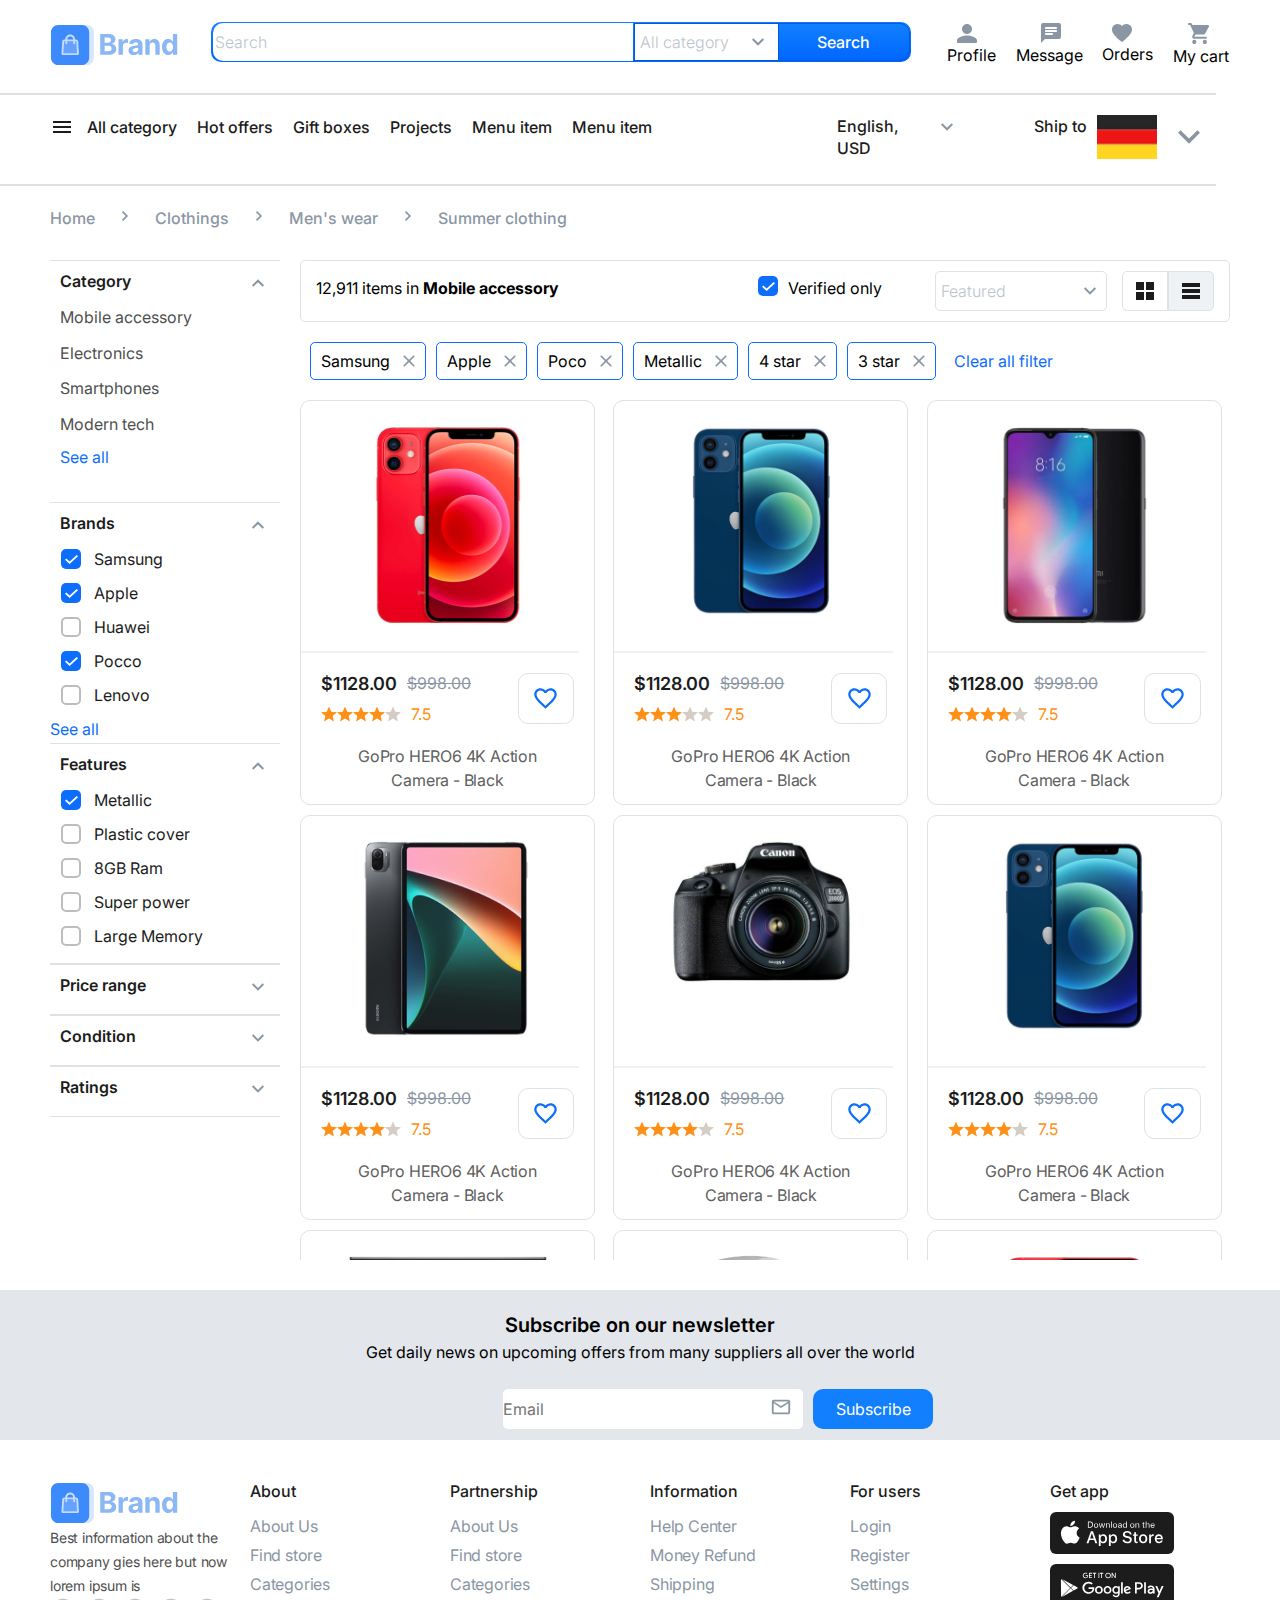
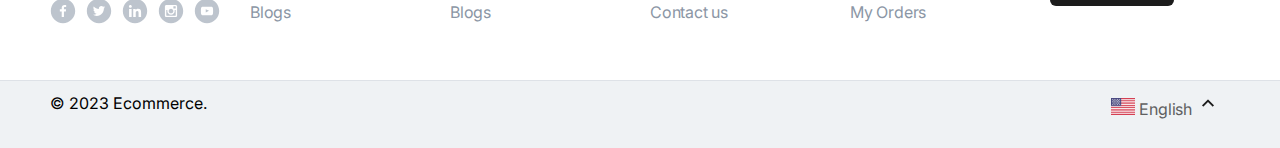
<file: gridView.html>
<!DOCTYPE html>
<html lang="vi">

<head>
    <meta charset="UTF-8">
    <meta name="viewport" content="width=device-width, initial-scale=1.0">
    <link rel="preconnect" href="https://fonts.googleapis.com">
    <link rel="preconnect" href="https://fonts.gstatic.com" crossorigin>
    <link href="https://fonts.googleapis.com/css2?family=Inter:wght@200;300;400;500;600;700;800;900&display=swap" rel="stylesheet">
    <link rel="stylesheet" href="./assets/base.css">
    <link rel="stylesheet" href="./assets/reset.css">
    <link rel="stylesheet" href="./assets/style.css">

    <title>Grid View</title>
</head>


<body>
    <!-- header -->
    <div class="wrapper wrapper-header">
        <div class="header-logo">
            <img src="./image/header/logo-colored.svg" alt="">
        </div>

        <div class="header-search">
            <div class="header-search__import">
                <input type="Search" value="Search" class="custom-input">
            </div>
            <div class="header-search__select">
                <input type="All-category" value="All category" class="custom-input">
            </div>
            <div class="header-search__icon">
                <img src="./image/header/expand_more.svg" alt="">
            </div>
            <div class="header-search__click">
                <button type="button">Search</button>
            </div>
        </div>

        <div class="header-flow">
            <div class="header-flow__profile">
                <img src="./image/header/people.svg" alt="">
                <p>Profile</p>
            </div>
            <div class="header-flow__message">
                <img src="./image/header/massage.svg" alt="">
                <p>Message</p>
            </div>
            <div class="header-flow__orders">
                <img src="./image/header/heart.svg" alt="">
                <p>Orders</p>
            </div>
            <div class="header-flow__cart">
                <img src="./image/header/cart.svg" alt="">
                <p>My cart</p>
            </div>
        </div>
    </div>
    <hr>
    <!-- menu -->
    <div class="wrapper wrapper-menu">
        <div class="wrapper-menu__list">

            <div class="menu__list-item">
                <div class="menu-list__iconMenu">
                    <img src="./image/menu/icon-menu.svg" alt="">
                </div>
                <div class="menu-list__show">
                    <ul class="list-item">
                        <li>
                            <a href="##">All category</a>
                        </li>
                        <li>
                            <a href="##">Hot offers</a>
                        </li>
                        <li>
                            <a href="##">Gift boxes</a>
                        </li>
                        <li>
                            <a href="##">Projects</a>
                        </li>
                        <li>
                            <a href="##">Menu item</a>
                        </li>
                        <div class="list-item__select">
                            <li>
                                <a href="##"> Menu item</a>
                            </li>
                        </div>
                    </ul>
                </div>
            </div>

            <div class="menu-language">
                <div class="menu-language__select">
                    <p>English, USD</p>
                    <img src="./image/menu/expand_more.svg" alt="">
                </div>
                <div class="menu-language__flag">
                    <p>Ship to</p>
                    <img src="./image/menu/icon-flag.svg" alt="">
                    <img src="./image/menu/expand_more.svg" alt="">
                </div>
            </div>

        </div>

    </div>
    <hr>
    <!-- menu-colum -->
    <div class="wrapper wrapper-menuSelect">



        <div class="wrapper-menu__menuSelect">

            <div class="menu__list-menuSelect">

                <div class="menu-Select__show">
                    <ul class="list-item">
                        <li>
                            <a href="##">Home</a>
                        </li>
                        <li>
                            <a href="##"><img src="./image/menu-colum/chevron_right.svg" alt=""></a>
                        </li>

                        <li>
                            <a href="##">Clothings</a>
                        </li>
                        <li>
                            <a href="##"> <img src="./image/menu-colum/chevron_right.svg" alt=""></a>
                        </li>

                        <li>
                            <a href="##">Men's wear</a>
                        </li>
                        <li>
                            <a href="##"> <img src="./image/menu-colum/chevron_right.svg" alt=""></a>
                        </li>

                        <li>
                            <a href="##">Summer clothing</a>
                        </li>

                    </ul>
                </div>
            </div>
        </div>

    </div>

    <div class="wrapper wrapper-product">
        <div class="container">
            <!-- select -->
            <div class="product-select">
                <!-- item1 -->
                <div class="select-category">
                    <div class="select-category__title">
                        <p>Category</p>
                        <img src="./image/select-lastView/expand_less.svg" alt="">
                    </div>
                    <div class="select-category__item">
                        <a href="##">Mobile accessory</a>
                        <a href="##">Electronics</a>
                        <a href="##">Smartphones </a>
                        <a href="##">Modern tech</a>
                        <a href="##">See all</a>
                    </div>
                </div>

                <div class="select-Checkbox__grid">
                    <div class="select-Checkbox__title">
                        <p>Brands</p>
                        <img src="./image/select-lastView/expand_less.svg" alt="">
                    </div>
                    <div class="Checkbox-item__check">
                        <img src="./image/gridview-select/checkbox_on.svg" alt="">
                        <a href="##">Samsung</a>

                    </div>
                    <div class="Checkbox-item__check">
                        <img src="./image/gridview-select/checkbox_on.svg" alt="">
                        <a href="##">Apple</a>

                    </div>
                    <div class="Checkbox-item__check">
                        <img src="./image/gridview-select/checkbox_off.svg" alt="">
                        <a href="##">Huawei</a>

                    </div>
                    <div class="Checkbox-item__check">
                        <img src="./image/gridview-select/checkbox_on.svg" alt="">
                        <a href="##">Pocco</a>

                    </div>
                    <div class="Checkbox-item__check">
                        <img src="./image/gridview-select/checkbox_off.svg" alt="">
                        <a href="##">Lenovo</a>

                    </div>

                    <a class="see-all-link" href="##">See all</a>
                </div>
                <!-- checkbox number 2 -->
                <div class="select-Checkbox">
                    <div class="select-Checkbox__title">
                        <p>Features</p>
                        <img src="./image/select-lastView/expand_less.svg" alt="">
                    </div>
                    <div class="Checkbox-item__check">
                        <img src="./image/gridview-select/checkbox_on.svg" alt="">
                        <a href="##">Metallic</a>
                    </div>
                    <div class="Checkbox-item__check">
                        <img src="./image/select-lastView/checkbox_off.svg" alt="">
                        <a href="##">Plastic cover</a>
                    </div>
                    <div class="Checkbox-item__check">
                        <img src="./image/select-lastView/checkbox_off.svg" alt="">
                        <a href="##">8GB Ram</a>
                    </div>
                    <div class="Checkbox-item__check">
                        <img src="./image/select-lastView/checkbox_off.svg" alt="">
                        <a href="##">Super power</a>
                    </div>
                    <div class="Checkbox-item__check">
                        <img src="./image/select-lastView/checkbox_off.svg" alt="">
                        <a href="##">Large Memory</a>
                    </div>

                    <a class="see-all-link" href="##"></a>
                </div>
                <!-- drop -->
                <div class="select-category">
                    <div class="select-category__title">
                        <p>Price range</p>
                        <img src="./image/filter-lastview/expand_more.svg" alt="">
                    </div>

                </div>
                <!-- checkbox number 3 -->
                <div class="select-Checkbox">
                    <div class="select-Checkbox__title">
                        <p>Condition</p>
                        <img src="./image/gridview-select/expand_more.svg" alt="">
                    </div>

                </div>
                <!-- checkbox number 4 -->
                <div class="select-Checkbox">
                    <div class="select-Checkbox__title">
                        <p>Ratings</p>
                        <img src="./image/gridview-select/expand_more.svg" alt="">
                    </div>


                </div>

            </div>


            <!-- filter -->
            <div class="product-filter">
                <!-- item2 -->
                <div class="filter-content">
                    <div class="product-filter__text">
                        <p>12,911 items in <b>Mobile accessory</b></p>
                    </div>
                    <div class="product-filter__check">
                        <img src="./image/filter-lastview/check.svg" alt="">
                        <p>Verified only</p>
                    </div>
                    <div class="product-filter__Featured">

                        <input type="input" value="Featured" class="custom-input">
                        <img src="./image/filter-lastview/expand_more.svg" alt="">
                    </div>
                    <div class="product-filter__gridview">
                        <img src="./image/filter-lastview/gridview.svg" alt="">
                    </div>
                    <div class="product-filter__lastview">
                        <img src="./image/filter-lastview/listview.svg" alt="">
                    </div>
                </div>


            </div>




            <div class="product-detail">
                <div class="detail__clear__container">
                    <div class="product-detail__clear">
                        Samsung
                        <div class="detail-clear__icon">
                            <a href="##"><img src="./image/gridView-clear/clear.svg" alt=""></a>
                        </div>
                    </div>
                    <div class="product-detail__clear">
                        Apple
                        <div class="detail-clear__icon">
                            <a href="##"><img src="./image/gridView-clear/clear.svg" alt=""></a>
                        </div>
                    </div>
                    <div class="product-detail__clear">
                        Poco
                        <div class="detail-clear__icon">
                            <a href="##"> <img src="./image/gridView-clear/clear.svg" alt=""></a>
                        </div>
                    </div>
                    <div class="product-detail__clear">
                        Metallic
                        <div class="detail-clear__icon">
                            <a href="##"><img src="./image/gridView-clear/clear.svg" alt=""></a>
                        </div>
                    </div>
                    <div class="product-detail__clear">
                        4 star
                        <div class="detail-clear__icon">
                            <a href="##"><img src="./image/gridView-clear/clear.svg" alt=""></a>
                        </div>
                    </div>

                    <div class="product-detail__clear">
                        3 star
                        <div class="detail-clear__icon">
                            <a href="##"><img src="./image/gridView-clear/clear.svg" alt=""></a>
                        </div>
                    </div>
                    <div class="product-detail__cleartext">
                        <a href="##">Clear all filter</a>

                    </div>

                </div>

                <div class="product-container">
                    <!-- product number 1 -->
                    <div class="product-tech">
                        <div class="detail-image">
                            <img src="./image/product-grid/ip12 mini.png" alt="">
                        </div>
                        <hr class="line">
                        <div class="detail-container--price">
                            <div class="detail-price">
                                <div class="detail-price__text">
                                    <p>$1128.00</p>
                                    <p>$998.00</p>
                                </div>


                                <div class="detail-judge">
                                    <img src="./image/product-grid/4 star.svg" alt="">
                                    <p>7.5</p>
                                </div>
                            </div>

                            <div class="detail-icon">
                                <img src="./image/product-grid/favorite_border.svg" alt="">
                            </div>
                        </div>

                        <div class="Product-name">
                            <p>GoPro HERO6 4K Action <br> Camera - Black</p>
                        </div>
                    </div>
                    <!-- product number 2 -->
                    <div class="product-tech">
                        <div class="detail-image">
                            <img src="./image/product-grid/ip12.png" alt="">
                        </div>
                        <hr class="line">
                        <div class="detail-container--price">
                            <div class="detail-price">
                                <div class="detail-price__text">
                                    <p>$1128.00</p>
                                    <p>$998.00</p>
                                </div>


                                <div class="detail-judge">
                                    <img src="./image/product-grid/3 star.svg" alt="">
                                    <p>7.5</p>
                                </div>
                            </div>

                            <div class="detail-icon">
                                <img src="./image/product-grid/favorite_border.svg" alt="">
                            </div>
                        </div>

                        <div class="Product-name">
                            <p>GoPro HERO6 4K Action <br> Camera - Black</p>
                        </div>
                    </div>

                    <!-- product number 3 -->
                    <div class="product-tech">
                        <div class="detail-image">
                            <img src="/image/product-grid/xiaomi redmi.png" alt="">
                        </div>
                        <hr class="line">
                        <div class="detail-container--price">
                            <div class="detail-price">
                                <div class="detail-price__text">
                                    <p>$1128.00</p>
                                    <p>$998.00</p>
                                </div>


                                <div class="detail-judge">
                                    <img src="./image/product-grid/4 star.svg" alt="">
                                    <p>7.5</p>
                                </div>
                            </div>

                            <div class="detail-icon">
                                <img src="./image/product-grid/favorite_border.svg" alt="">
                            </div>
                        </div>

                        <div class="Product-name">
                            <p>GoPro HERO6 4K Action <br> Camera - Black</p>
                        </div>
                    </div>

                    <!-- product number 4 -->
                    <div class="product-tech">
                        <div class="detail-image">
                            <img src="./image/product-grid/hauwei.png" alt="">
                        </div>
                        <hr class="line">
                        <div class="detail-container--price">
                            <div class="detail-price">
                                <div class="detail-price__text">
                                    <p>$1128.00</p>
                                    <p>$998.00</p>
                                </div>


                                <div class="detail-judge">
                                    <img src="./image/product-grid/4 star.svg" alt="">
                                    <p>7.5</p>
                                </div>
                            </div>

                            <div class="detail-icon">
                                <img src="./image/product-grid/favorite_border.svg" alt="">
                            </div>
                        </div>

                        <div class="Product-name">
                            <p>GoPro HERO6 4K Action <br> Camera - Black</p>
                        </div>
                    </div>

                    <!-- product number 5 -->
                    <div class="product-tech">
                        <div class="detail-image">
                            <img src="./image/product-grid/camera.png" alt="">
                        </div>
                        <hr class="line">
                        <div class="detail-container--price">
                            <div class="detail-price">
                                <div class="detail-price__text">
                                    <p>$1128.00</p>
                                    <p>$998.00</p>
                                </div>


                                <div class="detail-judge">
                                    <img src="./image/product-grid/4 star.svg" alt="">
                                    <p>7.5</p>
                                </div>
                            </div>

                            <div class="detail-icon">
                                <img src="./image/product-grid/favorite_border.svg" alt="">
                            </div>
                        </div>

                        <div class="Product-name">
                            <p>GoPro HERO6 4K Action <br> Camera - Black</p>
                        </div>
                    </div>

                    <!-- product number 6 -->
                    <div class="product-tech">
                        <div class="detail-image">
                            <img src="./image/product-grid/iphone 13.png" alt="">
                        </div>
                        <hr class="line">
                        <div class="detail-container--price">
                            <div class="detail-price">
                                <div class="detail-price__text">
                                    <p>$1128.00</p>
                                    <p>$998.00</p>
                                </div>


                                <div class="detail-judge">
                                    <img src="./image/product-grid/4 star.svg" alt="">
                                    <p>7.5</p>
                                </div>
                            </div>

                            <div class="detail-icon">
                                <img src="./image/product-grid/favorite_border.svg" alt="">
                            </div>
                        </div>

                        <div class="Product-name">
                            <p>GoPro HERO6 4K Action <br> Camera - Black</p>
                        </div>
                    </div>

                    <!-- product number 7 -->
                    <div class="product-tech">
                        <div class="detail-image">
                            <img src="./image/product-grid/macbook.png" alt="">
                        </div>
                        <hr class="line">
                        <div class="detail-container--price">
                            <div class="detail-price">
                                <div class="detail-price__text">
                                    <p>$1128.00</p>
                                    <p>$998.00</p>
                                </div>


                                <div class="detail-judge">
                                    <img src="./image/product-grid/4 star.svg" alt="">
                                    <p>7.5</p>
                                </div>
                            </div>

                            <div class="detail-icon">
                                <img src="./image/product-grid/favorite_border.svg" alt="">
                            </div>
                        </div>

                        <div class="Product-name">
                            <p>GoPro HERO6 4K Action <br> Camera - Black</p>
                        </div>
                    </div>

                    <!-- product number 8 -->
                    <div class="product-tech">
                        <div class="detail-image">
                            <img src="./image/product-grid/smart watch.png" alt="">
                        </div>
                        <hr class="line">
                        <div class="detail-container--price">
                            <div class="detail-price">
                                <div class="detail-price__text">
                                    <p>$1128.00</p>
                                    <p>$998.00</p>
                                </div>


                                <div class="detail-judge">
                                    <img src="./image/product-grid/4 star.svg" alt="">
                                    <p>7.5</p>
                                </div>
                            </div>

                            <div class="detail-icon">
                                <img src="./image/product-grid/favorite_border.svg" alt="">
                            </div>
                        </div>

                        <div class="Product-name">
                            <p>GoPro HERO6 4K Action <br> Camera - Black</p>
                        </div>
                    </div>

                    <!-- product number 9 -->
                    <div class="product-tech">
                        <div class="detail-image">
                            <img src="./image/product-grid/iphone 14.png" alt="">
                        </div>
                        <hr class="line">
                        <div class="detail-container--price">
                            <div class="detail-price">
                                <div class="detail-price__text">
                                    <p>$1128.00</p>
                                    <p>$998.00</p>
                                </div>


                                <div class="detail-judge">
                                    <img src="./image/product-grid/4 star.svg" alt="">
                                    <p>7.5</p>
                                </div>
                            </div>

                            <div class="detail-icon">
                                <img src="./image/product-grid/favorite_border.svg" alt="">
                            </div>
                        </div>

                        <div class="Product-name">
                            <p>GoPro HERO6 4K Action <br> Camera - Black</p>
                        </div>
                    </div>




                </div>
                <!-- end div container -->
                <div class="detail-product__SelectPage">
                    <div class="product-SelectPage__showPage">
                        <p>Show 10</p>
                        <a href="##"><img src="./image/select-page/expand_more.svg" alt=""></a>
                    </div>
                    <div class="product-SelectPage__choose">
                        <div class="SelectPage-choose__after">
                            <img src="./image/select-page/chevron-left.svg" alt="">
                        </div>
                        <div class="SelectPage-choose__text">
                            <a href="##">1</a>
                        </div>
                        <div class="SelectPage-choose__text2">
                            <a href="##">2</a>
                        </div>
                        <div class="SelectPage-choose__text3">
                            <a href="##">3</a>
                        </div>
                        <div class="SelectPage-choose__before">
                            <img src="./image/select-page/chevron-right.svg" alt="">
                        </div>

                    </div>

                </div>
            </div>

            <!-- end -->

        </div>

    </div>




    <!-- Subscribe  -->
    <div class="Subscribe">
        <div class="wrapper wrapper-subscribe">
            <div class="Subscrible--content">
                <div class="subscribe-text">
                    <p>Subscribe on our newsletter</p>
                    <p>Get daily news on upcoming offers from many suppliers all over the world</p>
                </div>
                <div class="email-subscirbe">
                    <div class="subscribe-email">
                        <div class="input-email__input">
                            <input type="Email" placeholder="Email">
                            <div class="subscribe-email__icon">
                                <img src="./image/Suscribe/email.svg" alt="">
                            </div>
                        </div>
                        <div class="button-email">
                            <button type="button">Subscribe</button>
                        </div>

                    </div>

                </div>

            </div>

        </div>

    </div>


    <!-- footer -->
    <div class="wrapper wrapper-menu">
        <div class="menu-footer">
            <div class="information-footer">
                <img src="./image/footer/logo-colored.svg" alt="">
                <p>Best information about the company gies here but now lorem ipsum is</p>
                <ul>
                    <li>
                        <a href="##"><img src="./image/footer/facebook3.svg" alt=""></a>
                    </li>
                    <li>
                        <a href="##"><img src="./image/footer/twitter3.svg" alt=""></a>
                    </li>
                    <li>
                        <a href="##"><img src="./image/footer/linkedin3.svg" alt=""></a>
                    </li>
                    <li>
                        <a href="##"><img src="./image/footer/instagram3.svg" alt=""></a>
                    </li>
                    <li>
                        <a href="##"><img src="./image/footer/youtube3.svg" alt=""></a>
                    </li>
                </ul>
            </div>

            <!-- about -->
            <div class="About-footer">
                <p>About</p>
                <ul>
                    <li>
                        <a href="##">About Us</a>
                    </li>
                    <li>
                        <a href="##">Find store</a>
                    </li>
                    <li>
                        <a href="##">Categories</a>
                    </li>
                    <li>
                        <a href="##">Blogs</a>
                    </li>
                </ul>
            </div>

            <!-- Partnership -->
            <div class="About-footer">
                <p>Partnership</p>
                <ul>
                    <li>
                        <a href="##">About Us</a>
                    </li>
                    <li>
                        <a href="##">Find store</a>
                    </li>
                    <li>
                        <a href="##">Categories</a>
                    </li>
                    <li>
                        <a href="##">Blogs</a>
                    </li>
                </ul>
            </div>
            <!-- Information -->
            <div class="About-footer">
                <p>Information</p>
                <ul>
                    <li>
                        <a href="##">Help Center</a>
                    </li>
                    <li>
                        <a href="##">Money Refund</a>
                    </li>
                    <li>
                        <a href="##">Shipping</a>
                    </li>
                    <li>
                        <a href="##">Contact us</a>
                    </li>
                </ul>
            </div>

            <!-- For users -->
            <div class="About-footer">
                <p>For users</p>
                <ul>
                    <li>
                        <a href="##">Login</a>
                    </li>
                    <li>
                        <a href="##">Register</a>
                    </li>
                    <li>
                        <a href="##">Settings</a>
                    </li>
                    <li>
                        <a href="##">My Orders</a>
                    </li>
                </ul>
            </div>

            <!-- Get app -->
            <div class="About-footer">
                <p>Get app</p>

                <a href="##"><img src="./image/footer/app store.svg" alt=""></a>

                <a href="##"><img src="./image/footer/googe play.svg" alt=""></a>

            </div>

        </div>
    </div>
    <div class="footer-end">
        <div class="wrapper wrapper-footerEnd">
            <div class="footer-end__text">
                <p>© 2023 Ecommerce. </p>
            </div>
            <div class="footer-end__language">
                <li>
                    <img src="./image/Fotter End/icon.svg" alt="">
                </li>
                <li>
                    <a href="##">English</a>
                </li>
                <li>
                    <a href="##"><img src="./image/Fotter End/expand_less.png" alt=""></a>
                </li>
            </div>

        </div>

    </div>



</body>

</html>
</file>
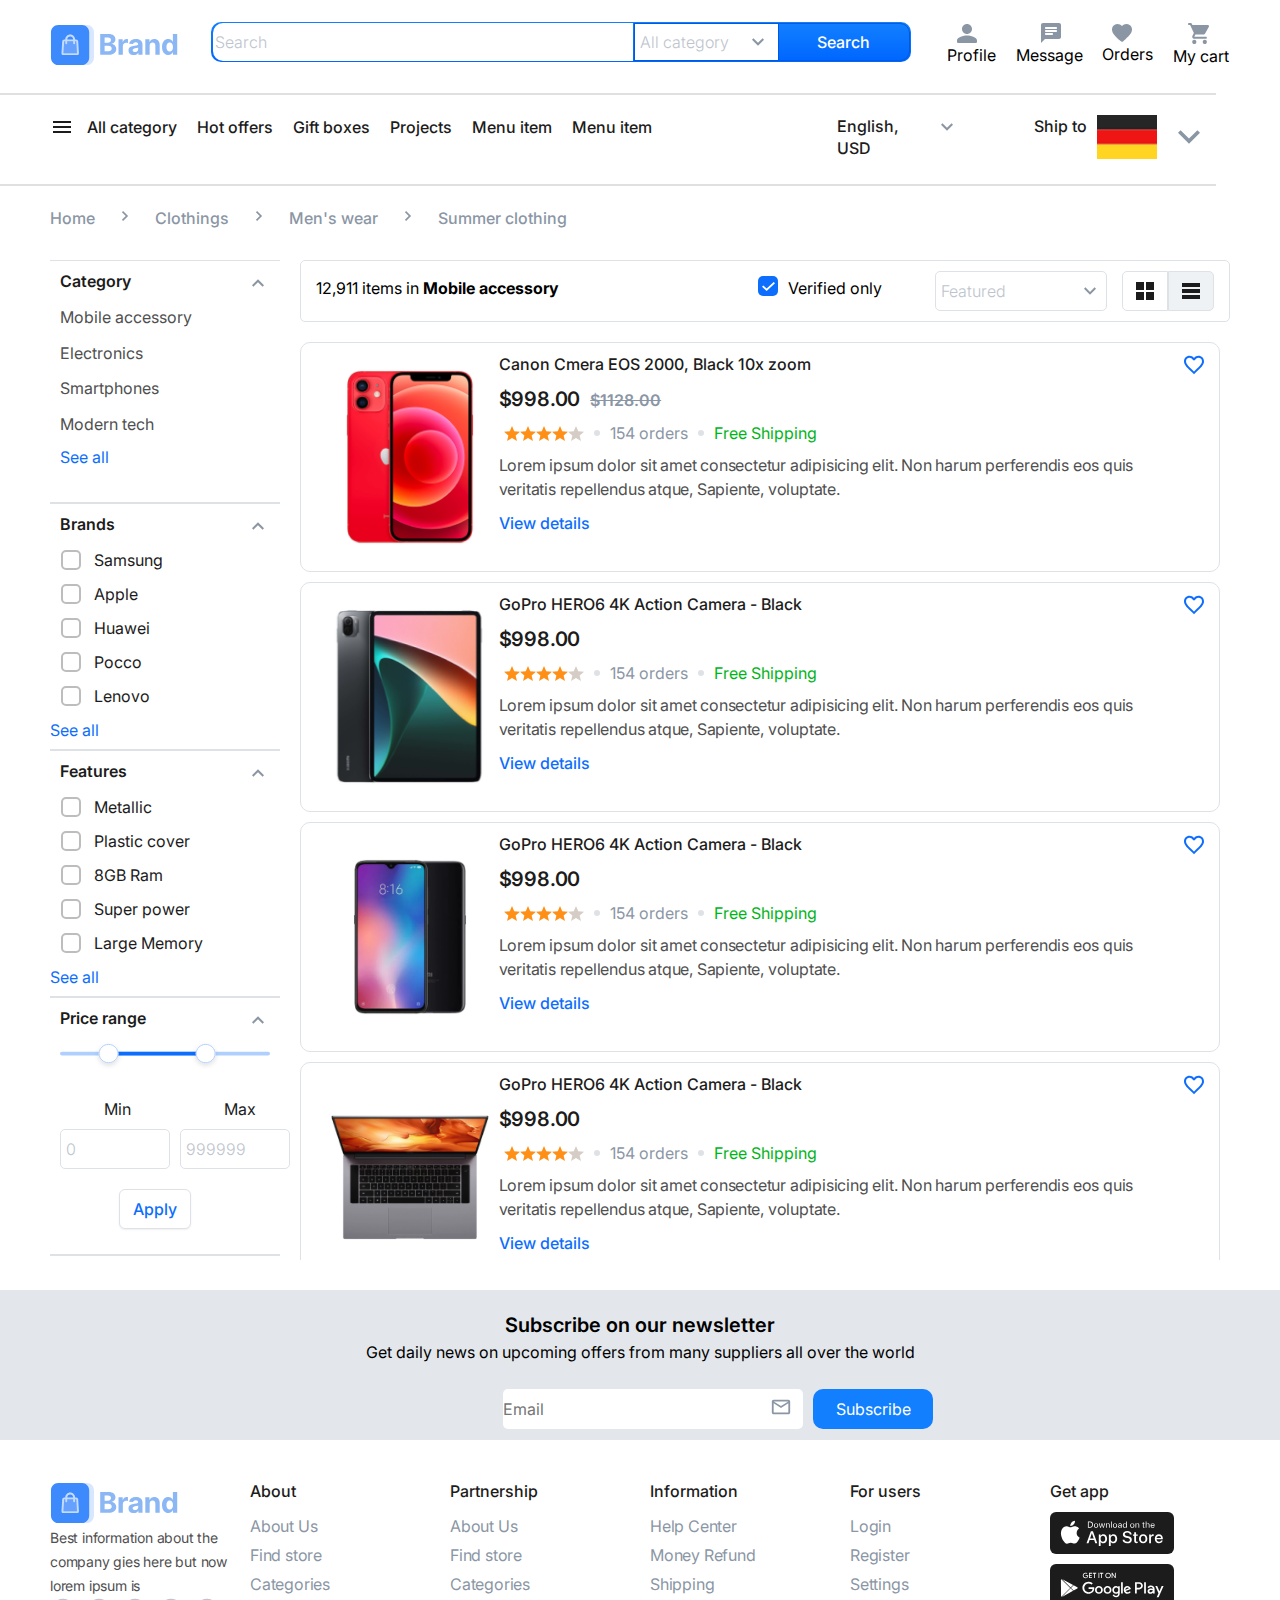
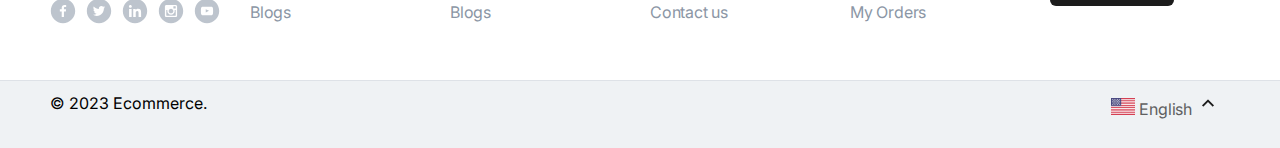
<file: listview.html>
<!DOCTYPE html>
<html lang="vi">

<head>
    <meta charset="UTF-8">
    <meta name="viewport" content="width=device-width, initial-scale=1.0">
    <link rel="preconnect" href="https://fonts.googleapis.com">
    <link rel="preconnect" href="https://fonts.gstatic.com" crossorigin>
    <link href="https://fonts.googleapis.com/css2?family=Inter:wght@200;300;400;500;600;700;800;900&display=swap" rel="stylesheet">
    <link rel="stylesheet" href="./assets/base.css">
    <link rel="stylesheet" href="./assets/reset.css">
    <link rel="stylesheet" href="./assets/style.css">
    <title>list View</title>

</head>

<body>
    <!-- header -->
    <div class="wrapper wrapper-header">
        <div class="header-logo">
            <img src="./image/header/logo-colored.svg" alt="">
        </div>

        <div class="header-search">
            <div class="header-search__import">
                <input type="Search" value="Search" class="custom-input">
            </div>
            <div class="header-search__select">
                <input type="All-category" value="All category" class="custom-input">
            </div>
            <div class="header-search__icon">
                <img src="./image/header/expand_more.svg" alt="">
            </div>
            <div class="header-search__click">
                <button type="button">Search</button>
            </div>
        </div>

        <div class="header-flow">
            <div class="header-flow__profile">
                <img src="./image/header/people.svg" alt="">
                <p>Profile</p>
            </div>
            <div class="header-flow__message">
                <img src="./image/header/massage.svg" alt="">
                <p>Message</p>
            </div>
            <div class="header-flow__orders">
                <img src="./image/header/heart.svg" alt="">
                <p>Orders</p>
            </div>
            <div class="header-flow__cart">
                <img src="./image/header/cart.svg" alt="">
                <p>My cart</p>
            </div>
        </div>
    </div>
    <hr>
    <!-- menu -->
    <div class="wrapper wrapper-menu">
        <div class="wrapper-menu__list">

            <div class="menu__list-item">
                <div class="menu-list__iconMenu">
                    <img src="./image/menu/icon-menu.svg" alt="">
                </div>
                <div class="menu-list__show">
                    <ul class="list-item">
                        <li>
                            <a href="##">All category</a>
                        </li>
                        <li>
                            <a href="##">Hot offers</a>
                        </li>
                        <li>
                            <a href="##">Gift boxes</a>
                        </li>
                        <li>
                            <a href="##">Projects</a>
                        </li>
                        <li>
                            <a href="##">Menu item</a>
                        </li>
                        <div class="list-item__select">
                            <li>
                                <a href="##"> Menu item</a>
                            </li>
                        </div>
                    </ul>
                </div>
            </div>

            <div class="menu-language">
                <div class="menu-language__select">
                    <p>English, USD</p>
                    <img src="./image/menu/expand_more.svg" alt="">
                </div>
                <div class="menu-language__flag">
                    <p>Ship to</p>
                    <img src="./image/menu/icon-flag.svg" alt="">
                    <img src="./image/menu/expand_more.svg" alt="">
                </div>
            </div>

        </div>

    </div>
    <hr>
    <!-- menu-colum -->
    <div class="wrapper wrapper-menuSelect">
        <!-- <div class="wrapper-menuSelect__item">
            <li>Home</li>
            <li><img src="./image/menu-colum/chevron_right.svg" alt=""></li>
            <li>Clothings</li>
            <li><img src="./image/menu-colum/chevron_right.svg" alt=""></li>
            <li>Men's wear</li>
            <li><img src="./image/menu-colum/chevron_right.svg" alt=""></li>
            <li>Summer clothing</li>
        </div> -->



        <div class="wrapper-menu__menuSelect">

            <div class="menu__list-menuSelect">

                <div class="menu-Select__show">
                    <ul class="list-item">
                        <li>
                            <a href="##">Home</a>
                        </li>
                        <li>
                            <a href="##"><img src="./image/menu-colum/chevron_right.svg" alt=""></a>
                        </li>

                        <li>
                            <a href="##">Clothings</a>
                        </li>
                        <li>
                            <a href="##"> <img src="./image/menu-colum/chevron_right.svg" alt=""></a>
                        </li>

                        <li>
                            <a href="##">Men's wear</a>
                        </li>
                        <li>
                            <a href="##"> <img src="./image/menu-colum/chevron_right.svg" alt=""></a>
                        </li>

                        <li>
                            <a href="##">Summer clothing</a>
                        </li>

                    </ul>
                </div>
            </div>
        </div>

    </div>

    <div class="wrapper wrapper-product">
        <div class="container">
            <!-- select -->
            <div class="product-select">
                <!-- item1 -->
                <div class="select-category">
                    <div class="select-category__title">
                        <p>Category</p>
                        <img src="./image/select-lastView/expand_less.svg" alt="">
                    </div>
                    <div class="select-category__item">
                        <a href="##">Mobile accessory</a>
                        <a href="##">Electronics</a>
                        <a href="##">Smartphones </a>
                        <a href="##">Modern tech</a>
                        <a href="##">See all</a>
                    </div>
                </div>

                <div class="select-Checkbox">
                    <div class="select-Checkbox__title">
                        <p>Brands</p>
                        <img src="./image/select-lastView/expand_less.svg" alt="">
                    </div>
                    <div class="Checkbox-item__check">
                        <img src="./image/select-lastView/checkbox_off.svg" alt="">
                        <a href="##">Samsung</a>
                    </div>
                    <div class="Checkbox-item__check">
                        <img src="./image/select-lastView/checkbox_off.svg" alt="">
                        <a href="##">Apple</a>
                    </div>
                    <div class="Checkbox-item__check">
                        <img src="./image/select-lastView/checkbox_off.svg" alt="">
                        <a href="##">Huawei</a>
                    </div>
                    <div class="Checkbox-item__check">
                        <img src="./image/select-lastView/checkbox_off.svg" alt="">
                        <a href="##">Pocco</a>
                    </div>
                    <div class="Checkbox-item__check">
                        <img src="./image/select-lastView/checkbox_off.svg" alt="">
                        <a href="##">Lenovo</a>
                    </div>

                    <a class="see-all-link" href="##">See all</a>
                </div>
                <!-- checkbox number 2 -->
                <div class="select-Checkbox">
                    <div class="select-Checkbox__title">
                        <p>Features</p>
                        <img src="./image/select-lastView/expand_less.svg" alt="">
                    </div>
                    <div class="Checkbox-item__check">
                        <img src="./image/select-lastView/checkbox_off.svg" alt="">
                        <a href="##">Metallic</a>
                    </div>
                    <div class="Checkbox-item__check">
                        <img src="./image/select-lastView/checkbox_off.svg" alt="">
                        <a href="##">Plastic cover</a>
                    </div>
                    <div class="Checkbox-item__check">
                        <img src="./image/select-lastView/checkbox_off.svg" alt="">
                        <a href="##">8GB Ram</a>
                    </div>
                    <div class="Checkbox-item__check">
                        <img src="./image/select-lastView/checkbox_off.svg" alt="">
                        <a href="##">Super power</a>
                    </div>
                    <div class="Checkbox-item__check">
                        <img src="./image/select-lastView/checkbox_off.svg" alt="">
                        <a href="##">Large Memory</a>
                    </div>

                    <a class="see-all-link" href="##">See all</a>
                </div>
                <!-- drop -->
                <div class="select-category">
                    <div class="select-category__title">
                        <p>Price range</p>
                        <img src="./image/select-lastView/expand_less.svg" alt="">
                    </div>
                    <div class="select-category__item">
                        <a href="##">
                            <img src="./image/select-lastView/Range.svg" alt="">
                        </a>

                    </div>
                    <div class="select-category__minmax">
                        <div class="select-category__min">
                            <p>Min</p>
                            <input type="input" value="0" class="custom-input">
                        </div>
                        <div class="select-category__max">
                            <p>Max</p>
                            <input type="input" value="999999" class="custom-input">
                        </div>
                    </div>
                    <button type="button">Apply</button>
                </div>
                <!-- checkbox number 3 -->
                <div class="select-Checkbox">
                    <div class="select-Checkbox__title">
                        <p>Condition</p>
                        <img src="./image/select-lastView/expand_less.svg" alt="">
                    </div>
                    <div class="Checkbox-item__check">
                        <img src="./image/select-lastView/checkbox_yes.svg" alt="">
                        <a href="##">Any</a>
                    </div>
                    <div class="Checkbox-item__check">
                        <img src="./image/select-lastView/checkbox_no.svg" alt="">
                        <a href="##">Refurbished</a>
                    </div>
                    <div class="Checkbox-item__check">
                        <img src="./image/select-lastView/checkbox_no.svg" alt="">
                        <a href="##">Brand new</a>
                    </div>
                    <div class="Checkbox-item__check">
                        <img src="./image/select-lastView/checkbox_no.svg" alt="">
                        <a href="##">Old items</a>
                    </div>

                    <a class="see-all-link" href="##"></a>
                </div>
                <!-- checkbox number 4 -->
                <div class="select-Checkbox">
                    <div class="select-Checkbox__title">
                        <p>Ratings</p>
                        <img src="./image/select-lastView/expand_less.svg" alt="">
                    </div>
                    <div class="Checkbox-item__check">
                        <img src="./image/select-lastView/checkbox_off.svg" alt="">
                        <a href="##"><img src="./image/select-lastView/5 star.svg" alt=""></a>
                    </div>
                    <div class="Checkbox-item__check">
                        <img src="./image/select-lastView/checkbox_off.svg" alt="">
                        <a href="##"><img src="./image/select-lastView/4 star.svg" alt=""></a>
                    </div>
                    <div class="Checkbox-item__check">
                        <img src="./image/select-lastView/checkbox_off.svg" alt="">
                        <a href="##"><img src="./image/select-lastView/3 star.svg" alt=""></a>
                    </div>

                    <div class="Checkbox-item__check">
                        <img src="./image/select-lastView/checkbox_off.svg" alt="">
                        <a href="##"><img src="./image/select-lastView/2 star.svg" alt=""></a>
                    </div>
                    <a class="see-all-link" href="##"></a>
                </div>

            </div>


            <!-- filter -->
            <div class="product-filter">
                <!-- item2 -->
                <div class="filter-content">
                    <div class="product-filter__text">
                        <p>12,911 items in <b>Mobile accessory</b></p>
                    </div>
                    <div class="product-filter__check">
                        <img src="./image/filter-lastview/check.svg" alt="">
                        <p>Verified only</p>
                    </div>
                    <div class="product-filter__Featured">

                        <input type="input" value="Featured" class="custom-input">
                        <img src="./image/filter-lastview/expand_more.svg" alt="">
                    </div>
                    <div class="product-filter__gridview">
                        <img src="./image/filter-lastview/gridview.svg" alt="">
                    </div>
                    <div class="product-filter__lastview">
                        <img src="./image/filter-lastview/listview.svg" alt="">
                    </div>
                </div>


            </div>




            <div class="product-detail">
                <!-- product number 1 -->
                <div class="detail-product">
                    <div class="detail-product__image">
                        <img src="./image/detail-lastview/iphone.png" alt="">
                    </div>
                    <div class="detail-product__Description">
                        <p>Canon Cmera EOS 2000, Black 10x zoom</p>
                        <div class="product-Description__price">
                            <p>$998.00</p>
                            <p>$1128.00</p>
                        </div>
                        <div class="product-Description__information">
                            <img src="./image/detail-lastview/4 star.svg" alt="">
                            <img src="./image/detail-lastview/Dot.svg" alt="">
                            <p>154 orders</p>
                            <img src="./image/detail-lastview/Dot.svg" alt="">
                            <p>Free Shipping</p>
                        </div>
                        <div class="product-Description__specifica">
                            <p>Lorem ipsum dolor sit amet consectetur adipisicing elit. Non harum perferendis eos quis veritatis repellendus atque, Sapiente, voluptate.</p>
                        </div>
                        <div class="product-Description__clickInformation">
                            <a href="##">View details</a>
                        </div>
                    </div>

                    <div class="detail-product__heart">
                        <img src="./image/detail-lastview/favorite_border.svg" alt="">
                    </div>

                </div>
                <!-- product number 2 -->
                <div class="detail-product">
                    <div class="detail-product__image">
                        <img src="./image/detail-lastview/xiaomi.png" alt="">
                    </div>
                    <div class="detail-product__Description">
                        <p>GoPro HERO6 4K Action Camera - Black</p>
                        <div class="product-Description__price">
                            <p>$998.00</p>
                            <p></p>
                        </div>
                        <div class="product-Description__information">
                            <img src="./image/detail-lastview/4 star.svg" alt="">
                            <img src="./image/detail-lastview/Dot.svg" alt="">
                            <p>154 orders</p>
                            <img src="./image/detail-lastview/Dot.svg" alt="">
                            <p>Free Shipping</p>
                        </div>
                        <div class="product-Description__specifica">
                            <p>Lorem ipsum dolor sit amet consectetur adipisicing elit. Non harum perferendis eos quis veritatis repellendus atque, Sapiente, voluptate.</p>
                        </div>
                        <div class="product-Description__clickInformation">
                            <a href="##">View details</a>
                        </div>
                    </div>

                    <div class="detail-product__heart">
                        <img src="./image/detail-lastview/favorite_border.svg" alt="">
                    </div>

                </div>

                <!-- product number 3 -->
                <div class="detail-product">
                    <div class="detail-product__image">
                        <img src="./image/detail-lastview/redmi.png" alt="">
                    </div>
                    <div class="detail-product__Description">
                        <p>GoPro HERO6 4K Action Camera - Black</p>
                        <div class="product-Description__price">
                            <p>$998.00</p>
                            <p></p>
                        </div>
                        <div class="product-Description__information">
                            <img src="./image/detail-lastview/4 star.svg" alt="">
                            <img src="./image/detail-lastview/Dot.svg" alt="">
                            <p>154 orders</p>
                            <img src="./image/detail-lastview/Dot.svg" alt="">
                            <p>Free Shipping</p>
                        </div>
                        <div class="product-Description__specifica">
                            <p>Lorem ipsum dolor sit amet consectetur adipisicing elit. Non harum perferendis eos quis veritatis repellendus atque, Sapiente, voluptate.</p>
                        </div>
                        <div class="product-Description__clickInformation">
                            <a href="##">View details</a>
                        </div>
                    </div>

                    <div class="detail-product__heart">
                        <img src="./image/detail-lastview/favorite_border.svg" alt="">
                    </div>

                </div>

                <!-- product number 4 -->
                <div class="detail-product">
                    <div class="detail-product__image">
                        <img src="./image/detail-lastview/macbook.png" alt="">
                    </div>
                    <div class="detail-product__Description">
                        <p>GoPro HERO6 4K Action Camera - Black</p>
                        <div class="product-Description__price">
                            <p>$998.00</p>
                            <p></p>
                        </div>
                        <div class="product-Description__information">
                            <img src="./image/detail-lastview/4 star.svg" alt="">
                            <img src="./image/detail-lastview/Dot.svg" alt="">
                            <p>154 orders</p>
                            <img src="./image/detail-lastview/Dot.svg" alt="">
                            <p>Free Shipping</p>
                        </div>
                        <div class="product-Description__specifica">
                            <p>Lorem ipsum dolor sit amet consectetur adipisicing elit. Non harum perferendis eos quis veritatis repellendus atque, Sapiente, voluptate.</p>
                        </div>
                        <div class="product-Description__clickInformation">
                            <a href="##">View details</a>
                        </div>
                    </div>

                    <div class="detail-product__heart">
                        <img src="./image/detail-lastview/favorite_border.svg" alt="">
                    </div>

                </div>
                <!-- product number 5 -->
                <div class="detail-product">
                    <div class="detail-product__image">
                        <img src="./image/detail-lastview/smart watch.png" alt="">
                    </div>
                    <div class="detail-product__Description">
                        <p>GoPro HERO6 4K Action Camera - Black</p>
                        <div class="product-Description__price">
                            <p>$998.00</p>
                            <p>$1128.00</p>
                        </div>
                        <div class="product-Description__information">
                            <img src="./image/detail-lastview/4 star.svg" alt="">
                            <img src="./image/detail-lastview/Dot.svg" alt="">
                            <p>154 orders</p>
                            <img src="./image/detail-lastview/Dot.svg" alt="">
                            <p>Free Shipping</p>
                        </div>
                        <div class="product-Description__specifica">
                            <p>Lorem ipsum dolor sit amet consectetur adipisicing elit. Non harum perferendis eos quis veritatis repellendus atque, Sapiente, voluptate.</p>
                        </div>
                        <div class="product-Description__clickInformation">
                            <a href="##">View details</a>
                        </div>
                    </div>

                    <div class="detail-product__heart">
                        <img src="./image/detail-lastview/favorite_border.svg" alt="">
                    </div>

                </div>
                <!-- product number 6 -->
                <div class="detail-product">
                    <div class="detail-product__image">
                        <img src="./image/detail-lastview/head phone.png" alt="">
                    </div>
                    <div class="detail-product__Description">
                        <p>Canon Cmera EOS 2000, Black 10x zoom</p>
                        <div class="product-Description__price">
                            <p>$998.00</p>
                            <p></p>
                        </div>
                        <div class="product-Description__information">
                            <img src="./image/detail-lastview/4 star.svg" alt="">
                            <img src="./image/detail-lastview/Dot.svg" alt="">
                            <p>154 orders</p>
                            <img src="./image/detail-lastview/Dot.svg" alt="">
                            <p>Free Shipping</p>
                        </div>
                        <div class="product-Description__specifica">
                            <p>Lorem ipsum dolor sit amet consectetur adipisicing elit. Non harum perferendis eos quis veritatis repellendus atque, Sapiente, voluptate.</p>
                        </div>
                        <div class="product-Description__clickInformation">
                            <a href="##">View details</a>
                        </div>
                    </div>

                    <div class="detail-product__heart">
                        <img src="./image/detail-lastview/favorite_border.svg" alt="">
                    </div>

                </div>

                <!-- end -->
                <div class="detail-product__SelectPage">
                    <div class="product-SelectPage__showPage">
                        <p>Show 10</p>
                        <a href="##"><img src="./image/select-page/expand_more.svg" alt=""></a>
                    </div>
                    <div class="product-SelectPage__choose">
                        <div class="SelectPage-choose__after">
                            <img src="./image/select-page/chevron-left.svg" alt="">
                        </div>
                        <div class="SelectPage-choose__text">
                            <a href="##">1</a>
                        </div>
                        <div class="SelectPage-choose__text2">
                            <a href="##">2</a>
                        </div>
                        <div class="SelectPage-choose__text3">
                            <a href="##">3</a>
                        </div>
                        <div class="SelectPage-choose__before">
                            <img src="./image/select-page/chevron-right.svg" alt="">
                        </div>

                    </div>

                </div>
            </div>

        </div>


    </div>

    <!-- Subscribe  -->
    <div class="Subscribe">
        <div class="wrapper wrapper-subscribe">
            <div class="Subscrible--content">
                <div class="subscribe-text">
                    <p>Subscribe on our newsletter</p>
                    <p>Get daily news on upcoming offers from many suppliers all over the world</p>
                </div>
                <div class="email-subscirbe">
                    <div class="subscribe-email">
                        <div class="input-email__input">
                            <input type="Email" placeholder="Email">
                            <div class="subscribe-email__icon">
                                <img src="./image/Suscribe/email.svg" alt="">
                            </div>
                        </div>
                        <div class="button-email">
                            <button type="button">Subscribe</button>
                        </div>

                    </div>

                </div>

            </div>

        </div>

    </div>


    <!-- footer -->
    <div class="wrapper wrapper-menu">
        <div class="menu-footer">
            <div class="information-footer">
                <img src="./image/footer/logo-colored.svg" alt="">
                <p>Best information about the company gies here but now lorem ipsum is</p>
                <ul>
                    <li>
                        <a href="##"><img src="./image/footer/facebook3.svg" alt=""></a>
                    </li>
                    <li>
                        <a href="##"><img src="./image/footer/twitter3.svg" alt=""></a>
                    </li>
                    <li>
                        <a href="##"><img src="./image/footer/linkedin3.svg" alt=""></a>
                    </li>
                    <li>
                        <a href="##"><img src="./image/footer/instagram3.svg" alt=""></a>
                    </li>
                    <li>
                        <a href="##"><img src="./image/footer/youtube3.svg" alt=""></a>
                    </li>
                </ul>
            </div>

            <!-- about -->
            <div class="About-footer">
                <p>About</p>
                <ul>
                    <li>
                        <a href="##">About Us</a>
                    </li>
                    <li>
                        <a href="##">Find store</a>
                    </li>
                    <li>
                        <a href="##">Categories</a>
                    </li>
                    <li>
                        <a href="##">Blogs</a>
                    </li>
                </ul>
            </div>

            <!-- Partnership -->
            <div class="About-footer">
                <p>Partnership</p>
                <ul>
                    <li>
                        <a href="##">About Us</a>
                    </li>
                    <li>
                        <a href="##">Find store</a>
                    </li>
                    <li>
                        <a href="##">Categories</a>
                    </li>
                    <li>
                        <a href="##">Blogs</a>
                    </li>
                </ul>
            </div>
            <!-- Information -->
            <div class="About-footer">
                <p>Information</p>
                <ul>
                    <li>
                        <a href="##">Help Center</a>
                    </li>
                    <li>
                        <a href="##">Money Refund</a>
                    </li>
                    <li>
                        <a href="##">Shipping</a>
                    </li>
                    <li>
                        <a href="##">Contact us</a>
                    </li>
                </ul>
            </div>

            <!-- For users -->
            <div class="About-footer">
                <p>For users</p>
                <ul>
                    <li>
                        <a href="##">Login</a>
                    </li>
                    <li>
                        <a href="##">Register</a>
                    </li>
                    <li>
                        <a href="##">Settings</a>
                    </li>
                    <li>
                        <a href="##">My Orders</a>
                    </li>
                </ul>
            </div>

            <!-- Get app -->
            <div class="About-footer">
                <p>Get app</p>

                <a href="##"><img src="./image/footer/app store.svg" alt=""></a>

                <a href="##"><img src="./image/footer/googe play.svg" alt=""></a>

            </div>

        </div>
    </div>
    <div class="footer-end">
        <div class="wrapper wrapper-footerEnd">
            <div class="footer-end__text">
                <p>© 2023 Ecommerce. </p>
            </div>
            <div class="footer-end__language">
                <li>
                    <img src="./image/Fotter End/icon.svg" alt="">
                </li>
                <li>
                    <a href="##">English</a>
                </li>
                <li>
                    <a href="##"><img src="./image/Fotter End/expand_less.png" alt=""></a>
                </li>
            </div>

        </div>

    </div>



</body>

</html>
</file>
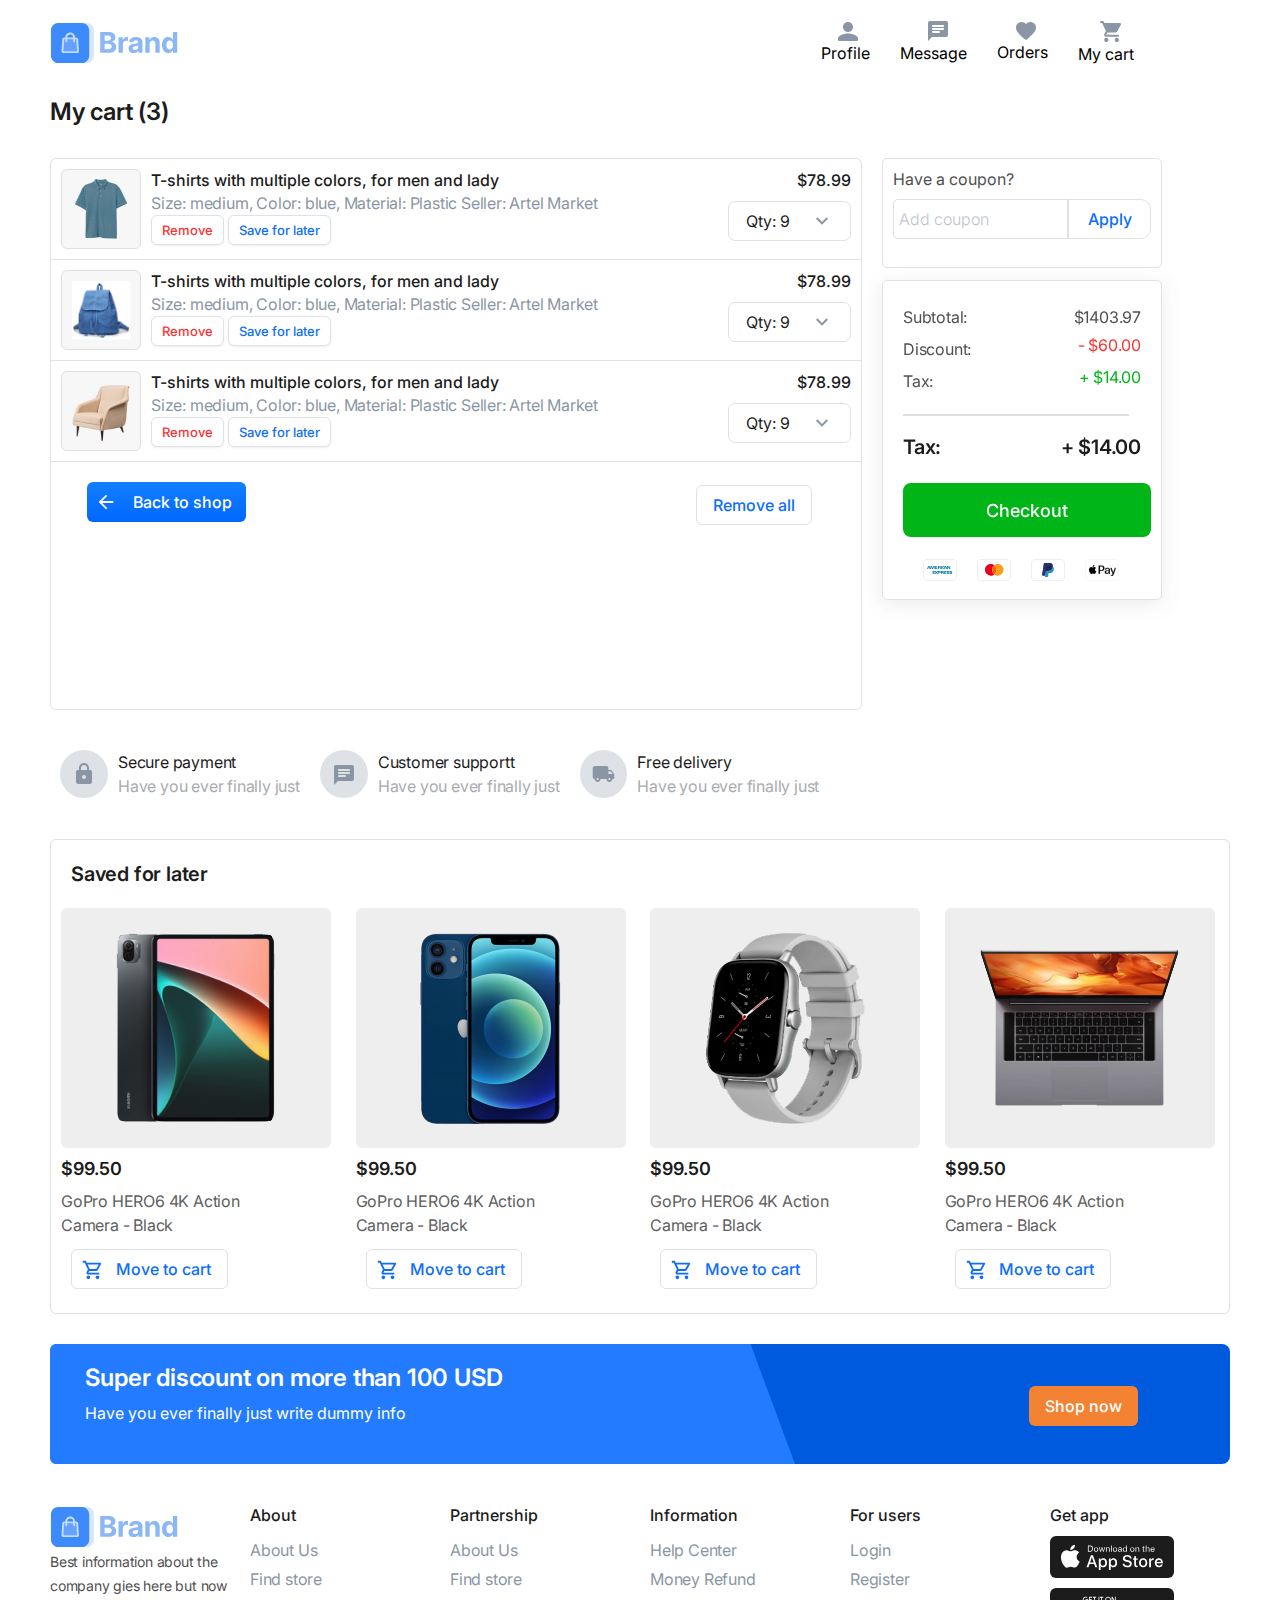
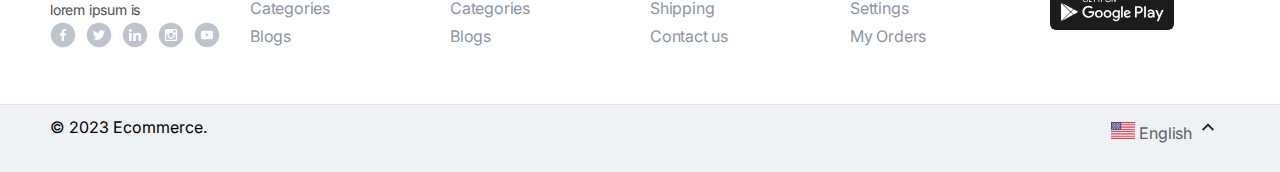
<file: webCart.html>
<!DOCTYPE html>
<html lang="vi">

<head>
    <meta charset="UTF-8">
    <meta name="viewport" content="width=device-width, initial-scale=1.0">
    <link rel="preconnect" href="https://fonts.googleapis.com">
    <link rel="preconnect" href="https://fonts.gstatic.com" crossorigin>
    <link href="https://fonts.googleapis.com/css2?family=Inter:wght@200;300;400;500;600;700;800;900&display=swap" rel="stylesheet">
    <link rel="stylesheet" href="./assets/base.css">
    <link rel="stylesheet" href="./assets/reset.css">
    <link rel="stylesheet" href="./assets/style.css">
    <title>Web Cart</title>
</head>

<body>
    <div class="wrapper">
        <!-- header -->
        <div class="wrapper wrapper-webcart">
            <div class="header-logo">
                <img src="./image/header/logo-colored.svg" alt="">
            </div>


            <div class="header-webCart">
                <div class="flow-WebCart__profile">
                    <img src="./image/header/people.svg" alt="">
                    <p>Profile</p>
                </div>
                <div class="flow-WebCart__message">
                    <img src="./image/header/massage.svg" alt="">
                    <p>Message</p>
                </div>
                <div class="flow-WebCart__orders">
                    <img src="./image/header/heart.svg" alt="">
                    <p>Orders</p>
                </div>
                <div class="flow-WebCart__cart">
                    <img src="./image/header/cart.svg" alt="">
                    <p>My cart</p>
                </div>
            </div>
        </div>
    </div>
    <div class="wrapper">
        <h3 class="titile-cart">
            My cart (3)
        </h3>
        <div class="cartPay-container">
            <div class="cartPay-productSelection">
                <div class="productSelection-container">
                    <!-- sản phẩm 1 -->
                    <div class="productSelection-CommodityInformation">
                        <div class="productSelection-CommodityInformation__image">
                            <img src="./image/webcart/Bitmap.png" alt="">
                        </div>
                        <div class="productSelection-CommodityInformation__information">
                            <p>T-shirts with multiple colors, for men and lady</p>
                            <p>Size: medium, Color: blue, Material: Plastic Seller: Artel Market</p>
                            <div class="CommodityInformation-information__click">
                                <button type="button">Remove</button>
                                <button type="button">Save for later</button>
                            </div>
                        </div>
                        <div class="CommodityInformation-information__unitPrice">
                            <p class="Money-price">$78.99</p>
                            <div class="information-unitPrice__quantity">
                                <p class="unit-price">Qty: 9</p>
                                <img src="./image/webcart/expand_more.svg" alt="">
                            </div>
                        </div>
                    </div>
                    <!-- sản phẩm 2 -->
                    <div class="productSelection-CommodityInformation">
                        <div class="productSelection-CommodityInformation__image">
                            <img src="./image/webcart/bag.png" alt="">
                        </div>
                        <div class="productSelection-CommodityInformation__information">
                            <p>T-shirts with multiple colors, for men and lady</p>
                            <p>Size: medium, Color: blue, Material: Plastic Seller: Artel Market</p>
                            <div class="CommodityInformation-information__click">
                                <button type="button">Remove</button>
                                <button type="button">Save for later</button>
                            </div>
                        </div>
                        <div class="CommodityInformation-information__unitPrice">
                            <p class="Money-price">$78.99</p>
                            <div class="information-unitPrice__quantity">
                                <p class="unit-price">Qty: 9</p>
                                <img src="./image/webcart/expand_more.svg" alt="">
                            </div>
                        </div>
                    </div>
                    <!-- sản phẩm 3 -->
                    <div class="productSelection-CommodityInformation">
                        <div class="productSelection-CommodityInformation__image">
                            <img src="./image/webcart/rasm.png" alt="">
                        </div>
                        <div class="productSelection-CommodityInformation__information">
                            <p>T-shirts with multiple colors, for men and lady</p>
                            <p>Size: medium, Color: blue, Material: Plastic Seller: Artel Market</p>
                            <div class="CommodityInformation-information__click">
                                <button type="button">Remove</button>
                                <button type="button">Save for later</button>
                            </div>
                        </div>
                        <div class="CommodityInformation-information__unitPrice">
                            <p class="Money-price">$78.99</p>
                            <div class="information-unitPrice__quantity">
                                <p class="unit-price">Qty: 9</p>
                                <img src="./image/webcart/expand_more.svg" alt="">
                            </div>
                        </div>
                    </div>

                    <!-- end sản phẩm -->
                </div>
                <div class="cartPay-productSelection__click">
                    <div class="cartPay-productSelection__backshop">
                        <button type="button">Back to shop</button>
                        <div class="productSelection-click__icon">
                            <img src="./image/webcart/arrow_back.svg" alt="">
                        </div>
                    </div>
                    <div class="cartPay-productSelection__reomove">
                        <button type="button">Remove all</button>
                    </div>



                </div>


            </div>
            <div class="cartPay-pay">
                <div class="cartPay-pay__discount">
                    <p>Have a coupon?</p>
                    <div class="pay-discount__code">
                        <div class="discount-code__input">
                            <input type="input code" value="Add coupon" class="custom-input">
                            <div class="discount-code__button">
                                <button type=" button ">Apply</button>
                            </div>
                        </div>


                    </div>
                </div>
                <div class="cartPay-pay__calculated ">

                    <div class="cartPay-pay__PayToMoney ">
                        <div class="cartPay-PayToMoney__list">
                            <p>Subtotal:</p>
                            <p>$1403.97</p>
                        </div>

                    </div>
                    <div class="cartPay-PayToMoney__list">
                        <p>Discount:</p>
                        <p class="list-discount">- $60.00</p>
                    </div>
                    <div class="cartPay-PayToMoney__list">
                        <p>Tax:</p>
                        <p class="list-tax">+ $14.00</p>
                    </div>
                    <hr class="line-pay">
                    <div class="cartPay-PayToMoney__list">
                        <p class="list-total">Tax:</p>
                        <p class="price-total">+ $14.00</p>
                    </div>
                    <div class="cartPay-PayToMoney__clickPay">
                        <button type="button ">Checkout</button>
                    </div>
                    <div class="cartPay-PayToMoney__PaymentMethods ">
                        <div class="PayToMoney-PaymentMethods__item ">
                            <img src="./image/webcart/pay bank.svg " alt=" ">
                        </div>
                        <div class="PayToMoney-PaymentMethods__item ">
                            <img src="./image/webcart/master card.svg " alt=" ">
                        </div>
                        <div class="PayToMoney-PaymentMethods__item ">
                            <img src="./image/webcart/paypal.svg " alt=" ">
                        </div>
                        <div class="PayToMoney-PaymentMethods__item ">
                            <img src="./image/webcart/apple pay.svg " alt=" ">
                        </div>
                    </div>
                </div>


            </div>


        </div>
    </div>
    <div class="wrapper wrapper-service">
        <div class="service-container">
            <div class="service-product">
                <div class="service-container__icon">
                    <img src="./image/webcart-service/icon.svg" alt="">
                </div>
                <div class="service-container__content">
                    <p>Secure payment</p>
                    <p>Have you ever finally just </p>
                </div>

            </div>
            <div class="service-product">
                <div class="service-container__icon">
                    <img src="./image/webcart-service/icon-2.svg" alt="">
                </div>
                <div class="service-container__content">
                    <p>Customer supportt</p>
                    <p>Have you ever finally just </p>
                </div>

            </div>
            <div class="service-product">
                <div class="service-container__icon">
                    <img src="./image/webcart-service/icon-3.svg" alt="">
                </div>
                <div class="service-container__content">
                    <p>Free delivery</p>
                    <p>Have you ever finally just</p>
                </div>

            </div>
        </div>
    </div>

    <div class="wrapper wrapper-productLater">
        <div class="product-later">
            <p>Saved for later</p>
            <div class="productLater-container">
                <!-- sản phẩm 1 -->
                <div class="productLater-item">
                    <div class="productLater-item__image">
                        <img src="./image/webcart-laterProduct/xiaomi.png" alt="">
                    </div>
                    <p>$99.50</p>
                    <p>GoPro HERO6 4K Action <br> Camera - Black</p>
                    <div class="productLater-item__click">
                        <button type="button">Move to cart</button>
                        <div class="item-click__icon">
                            <img src="./image/webcart-laterProduct/shopping_cart.svg" alt="">
                        </div>

                    </div>
                </div>
                <!-- sản phẩm 2 -->
                <div class="productLater-item">
                    <div class="productLater-item__image">
                        <img src="./image/webcart-laterProduct/iphone 11.png" alt="">
                    </div>
                    <p>$99.50</p>
                    <p>GoPro HERO6 4K Action <br> Camera - Black</p>
                    <div class="productLater-item__click">
                        <button type="button">Move to cart</button>
                        <div class="item-click__icon">
                            <img src="./image/webcart-laterProduct/shopping_cart.svg" alt="">
                        </div>

                    </div>
                </div>
                <!-- sản phẩm 3 -->
                <div class="productLater-item">
                    <div class="productLater-item__image">
                        <img src="./image/webcart-laterProduct/smart watch.png" alt="">
                    </div>
                    <p>$99.50</p>
                    <p>GoPro HERO6 4K Action <br> Camera - Black</p>
                    <div class="productLater-item__click">
                        <button type="button">Move to cart</button>
                        <div class="item-click__icon">
                            <img src="./image/webcart-laterProduct/shopping_cart.svg" alt="">
                        </div>

                    </div>
                </div>
                <!-- sản phẩm 4 -->
                <div class="productLater-item">
                    <div class="productLater-item__image">
                        <img src="./image/webcart-laterProduct/laptop.png" alt="">
                    </div>
                    <p>$99.50</p>
                    <p>GoPro HERO6 4K Action <br> Camera - Black</p>
                    <div class="productLater-item__click">
                        <button type="button">Move to cart</button>
                        <div class="item-click__icon">
                            <img src="./image/webcart-laterProduct/shopping_cart.svg" alt="">
                        </div>

                    </div>
                </div>



                <!-- end sản phẩm -->
            </div>

        </div>

    </div>
    <!-- discount -->
    <div class="wrapper wrapper-discount">
        <div class="wrapper-discount__imgage">
            <img src="./image/gridview-discount/Rectangle 177.svg" alt="">
        </div>
        <div class="discount-container">

            <div class="wrapper-discount__contentDiscount">
                <h3>Super discount on more than 100 USD</h3>
                <p>Have you ever finally just write dummy info</p>
            </div>
            <div class="wrapper-discount__click">
                <button type="button">Shop now</button>
            </div>
        </div>

    </div>

    <!-- footer -->
    <div class="wrapper wrapper-menu">
        <div class="menu-footer">
            <div class="information-footer">
                <img src="./image/footer/logo-colored.svg" alt="">
                <p>Best information about the company gies here but now lorem ipsum is</p>
                <ul>
                    <li>
                        <a href="##"><img src="./image/footer/facebook3.svg" alt=""></a>
                    </li>
                    <li>
                        <a href="##"><img src="./image/footer/twitter3.svg" alt=""></a>
                    </li>
                    <li>
                        <a href="##"><img src="./image/footer/linkedin3.svg" alt=""></a>
                    </li>
                    <li>
                        <a href="##"><img src="./image/footer/instagram3.svg" alt=""></a>
                    </li>
                    <li>
                        <a href="##"><img src="./image/footer/youtube3.svg" alt=""></a>
                    </li>
                </ul>
            </div>

            <!-- about -->
            <div class="About-footer">
                <p>About</p>
                <ul>
                    <li>
                        <a href="##">About Us</a>
                    </li>
                    <li>
                        <a href="##">Find store</a>
                    </li>
                    <li>
                        <a href="##">Categories</a>
                    </li>
                    <li>
                        <a href="##">Blogs</a>
                    </li>
                </ul>
            </div>

            <!-- Partnership -->
            <div class="About-footer">
                <p>Partnership</p>
                <ul>
                    <li>
                        <a href="##">About Us</a>
                    </li>
                    <li>
                        <a href="##">Find store</a>
                    </li>
                    <li>
                        <a href="##">Categories</a>
                    </li>
                    <li>
                        <a href="##">Blogs</a>
                    </li>
                </ul>
            </div>
            <!-- Information -->
            <div class="About-footer">
                <p>Information</p>
                <ul>
                    <li>
                        <a href="##">Help Center</a>
                    </li>
                    <li>
                        <a href="##">Money Refund</a>
                    </li>
                    <li>
                        <a href="##">Shipping</a>
                    </li>
                    <li>
                        <a href="##">Contact us</a>
                    </li>
                </ul>
            </div>

            <!-- For users -->
            <div class="About-footer">
                <p>For users</p>
                <ul>
                    <li>
                        <a href="##">Login</a>
                    </li>
                    <li>
                        <a href="##">Register</a>
                    </li>
                    <li>
                        <a href="##">Settings</a>
                    </li>
                    <li>
                        <a href="##">My Orders</a>
                    </li>
                </ul>
            </div>

            <!-- Get app -->
            <div class="About-footer">
                <p>Get app</p>

                <a href="##"><img src="./image/footer/app store.svg" alt=""></a>

                <a href="##"><img src="./image/footer/googe play.svg" alt=""></a>

            </div>

        </div>
    </div>
    <div class="footer-end">
        <div class="wrapper wrapper-footerEnd">
            <div class="footer-end__text">
                <p>© 2023 Ecommerce. </p>
            </div>
            <div class="footer-end__language">
                <li>
                    <img src="./image/Fotter End/icon.svg" alt="">
                </li>
                <li>
                    <a href="##">English</a>
                </li>
                <li>
                    <a href="##"><img src="./image/Fotter End/expand_less.png" alt=""></a>
                </li>
            </div>

        </div>

    </div>


</body>

</html>
</file>
<file: assets/base.css>
:root {
    --primary-gradient: linear-gradient(180deg, #127FFF 0%, #0067FF 100%);
    --base-color-gray-800: #606060;
    --dark: #1C1C1C;
    --orange: #F38332;
    --gray-300: #DEE2E7;
    --white: #FFF;
    --darkgreen: #55BDC3;
    --lightpink: #FFE3E3;
    --red: #EB001B;
    --base-color-gray-8peach: linear-gradient(0deg, rgba(255, 232, 186, 0.40) 0%, rgba(255, 232, 186, 0.40) 100%);
    --base-color--gray-blue: linear-gradient(0deg, rgba(255, 255, 255, 0.30) 0%, rgba(255, 255, 255, 0.30) 100%);
    --ligh-blue: #D1E7FF;
    --gray-200: #EFF2F4;
    --gray-100: #F7FAFC;
    --green: #00B517;
    --blue: #237CFF;
    --dard-blue: #005ADE;
    --gray500: #8B96A5;
    --gray600: #505050;
    --gray-300: #DEE2E7;
    --orange200: #FFF0DF;
}

* {
    font-family: 'Inter', sans-serif;
    font-size: 16px;
    box-sizing: border-box;
}

.wrapper {
    max-width: 1180px;
    width: 100%;
    margin-inline: auto;
}

.ScaleSmartPhone {
    max-width: 360px;
    width: 100%;
    margin-inline: auto;
}
</file>
<file: assets/style.css>
/* HEADER */
   
   .wrapper-header {
       margin-top: 22px;
       display: grid;
       grid-template-columns: 1fr 2fr 2fr;
       /* Chia cột thành 3 phần */
       gap: 2px;
       /* Khoảng cách giữa các phần tử */
   }
   
   .header-logo {
       grid-column: 1 / 2;
       /* Bắt đầu từ cột 1, kết thúc ở cột 2 */
   }
   
   .header-search {
       grid-column: 2 / 3;
       /* Bắt đầu từ cột 2, kết thúc ở cột 3 */
       display: grid;
       grid-template-columns: repeat(4, 1fr);
       /* Chia cột thành 4 phần */
       gap: 1px;
       /* align-items: center; */
       /* Căn giữa các phần tử trong grid */
   }
   
   .header-flow {
       grid-column: 3 / 4;
       /* Bắt đầu từ cột 3, kết thúc ở cột 4 */
       display: grid;
       grid-template-columns: repeat(4, 1fr);
       /* Chia cột thành 4 phần */
       align-items: center;
       gap: 0;
       /* Căn giữa các phần tử trong grid */
   }
   
   .header-search {
       background-image: var(--primary-gradient);
       /* background-color: var(--dard-blue); */
       border-radius: 10px;
       width: 700px;
       height: 40px;
       align-items: center;
   }
   
   .header-search__import input {
       width: 420px;
       height: 38px;
       border-radius: 8px;
       border: none;
       margin-left: 2px;
       fill: var(--white, #FFF);
       stroke-width: 1px;
       stroke: #0D6EFD;
       border-radius: 10px 0 0 10px;
       padding: 2px;
       /* Thêm padding để tạo khoảng cách giữa border và nội dung của input */
   }
   
   .header-search__select input {
       width: 145px;
       height: 38px;
   }
   
   .header-search__icon img {
       position: relative;
       left: 20px;
   }
   
   .header-search__select input {
       position: absolute;
       top: 23px;
       background: var(--white);
       border: 1px solid var(--dard-blue);
   }
   
   .header-search__click button {
       width: 132px;
       height: 38px;
       margin-left: -41px;
       background: var(--primary-gradient, linear-gradient(180deg, #127FFF 0%, #0067FF 100%));
       border-radius: 0 10px 10px 0;
       border: 1px solid var(--dard-blue);
       color: var(--white);
       font-family: Inter;
       font-size: 16px;
       font-style: normal;
       font-weight: 500;
       line-height: normal;
   }
   
   .header-flow {
       margin-left: 30px;
       gap: 15px;
       justify-items: center;
   }
   
   .header-flow__profile img,
   .header-flow__message img,
   .header-flow__orders img,
   .header-flow__cart img {
       margin-left: 10px;
       justify-items: center;
   }
   
   .header-flow__message img {
       margin-left: 25px;
   }
   
   .header-flow__cart img {
       margin-left: 15px;
   }
   
   hr {
       margin-top: 25px;
       color: #e2e0e0;
       margin-bottom: 17px;
   }
   /* menu */
   
   .wrapper-menu__list {
       display: grid;
       grid-template-columns: 8fr 4fr;
       gap: 2px;
   }
   
   .menu-list__show ul.list-item {
       list-style: none;
       /* Loại bỏ dấu chấm mặc định của danh sách */
       padding: 0;
       /* Loại bỏ khoảng cách nội dung xung quanh danh sách */
       display: flex;
       /* Sử dụng Flexbox để sắp xếp các thẻ li trên cùng một hàng */
   }
   
   .menu__list-item {
       display: grid;
       grid-template-columns: 0.2fr 4fr;
   }
   
   .menu-list__show ul.list-item li {
       margin-right: 20px;
       gap: 25px;
       align-items: center;
   }
   
   .menu-list__show ul.list-item li a {
       text-decoration: none;
       /* Loại bỏ gạch chân mặc định của liên kết */
       /* Màu chữ của liên kết */
       color: var(--dark, #1C1C1C);
       font-feature-settings: 'clig' off, 'liga' off;
       /* Text-title */
       font-size: 16px;
       font-style: normal;
       font-weight: 500;
       line-height: 22px;
       /* 137.5% */
   }
   
   .menu-language {
       display: grid;
       grid-template-columns: 3fr 3fr;
       /* Màu chữ của liên kết */
       color: var(--dark, #1C1C1C);
       font-feature-settings: 'clig' off, 'liga' off;
       /* Text-title */
       font-size: 16px;
       font-style: normal;
       font-weight: 500;
       line-height: 22px;
   }
   
   .menu-language__select,
   .menu-language__flag {
       display: grid;
       grid-template-columns: 2fr 2fr;
   }
   
   .menu-list__iconMenu {
       width: 24px;
       height: 24px;
   }
   
   .menu-language__flag {
       display: flex;
       gap: 10px;
   }
   /* Bgcard */
   
   .wrapper-BgCard {
       border: 1px solid rgb(208, 207, 207);
       border-radius: 5px;
       display: grid;
       grid-template-columns: 1.5fr 3.5fr 0.8fr;
   }
   
   .wrapper-BgCard__list li {
       margin-top: 8px;
       margin-left: 14px;
       list-style: none;
       width: 90%;
       height: 38px;
       color: var(--dark, #1C1C1C);
       font-family: Inter;
       font-size: 16px;
       font-style: normal;
       font-weight: 500;
       line-height: normal;
       padding: 10px;
   }
   
   .wrapper-BgCard__list li a {
       text-decoration: none;
       margin-top: 25px;
       color: var(--dark, #1C1C1C);
       font-family: Inter;
       font-size: 16px;
       font-style: normal;
       font-weight: 500;
       line-height: normal;
   }
   
   .wrapper-BgCard__list li:first-child {
       background-color: #E5F1FF;
       border-radius: 10px;
       border-radius: 5px;
   }
   
   .wrapper-BgCard__list li a:first-child {
       margin: 5px;
       /* display: inline-block; */
       width: 90%;
   }
   
   .wrapper-BgCard__banner {
       margin-top: 5px;
   }
   
   .wrapper-BgCard__image img {
       max-width: 94%;
       height: 390px;
   }
   
   .wrapper-BgCard__image {
       position: absolute;
   }
   
   .wrapper-BgCard__text {
       position: relative;
       top: 56px;
       left: 44px;
   }
   
   .wrapper-BgCard__text p:first-child {
       color: var(--base-color-dark, #1C1C1C);
       font-feature-settings: 'clig' off, 'liga' off;
       font-family: Inter;
       font-size: 28px;
       font-style: normal;
       font-weight: 400;
       line-height: normal;
   }
   
   .wrapper-BgCard__text p:nth-child(2) {
       color: var(--base-color-dark, #1C1C1C);
       font-feature-settings: 'clig' off, 'liga' off;
       font-family: Inter;
       font-size: 32px;
       font-style: normal;
       font-weight: 700;
       line-height: normal;
   }
   
   .wrapper-BgCard__text button {
       height: 40px;
       padding: 0px 16px;
       justify-content: center;
       align-items: center;
       margin-top: 15px;
       gap: 10px;
       background: var(--white);
       border: none;
       border-radius: 10px;
   }
   
   .wrapper-BgCard__get {
       margin-top: 10px;
       margin-right: 15px;
       margin-left: 20px;
       width: 190px;
       height: 150px;
       border-radius: 6px;
       background: #E3F0FF;
   }
   
   .BgCard__sign__login {
       margin-top: 10px;
       display: grid;
       grid-template-columns: 1fr 2fr;
   }
   
   .BgCard__sign__login img {
       margin-left: 7px;
   }
   
   .BgCard-sig__button button {
       width: 180px;
       height: 30px;
       padding: 5px 0px;
       flex-direction: column;
       justify-content: center;
       align-items: center;
       gap: 10px;
       flex-shrink: 0;
       border-radius: 6px;
       background: var(--primary-gradient, linear-gradient(180deg, #127FFF 0%, #0067FF 100%));
       border: none;
       margin-top: 10px;
       color: var(--white, #FFF);
       text-align: center;
       /* text-btn/btn-small */
       font-family: Inter;
       font-size: 13px;
       font-style: normal;
       font-weight: 500;
       line-height: normal;
       align-items: center;
   }
   
   .BgCard-sig__button button:last-child {
       color: var(--primary, #0D6EFD);
       text-align: center;
       font-feature-settings: 'clig' off, 'liga' off;
       /* text-btn/btn-small */
       font-family: Inter;
       font-size: 13px;
       font-style: normal;
       font-weight: 500;
       line-height: normal;
       border-radius: 6px;
       border: 1px solid var(--gray-300, #DEE2E7);
       background: var(--white, #FFF);
   }
   
   .BgCard-sig__getoff {
       margin-top: 20px;
       margin-right: 15px;
       margin-left: 2px;
       width: 190px;
       height: 115px;
       border-radius: 6px;
       background: #F38332;
   }
   
   .BgCard-sig__getoff p {
       color: var(--white, #FFF);
       font-feature-settings: 'clig' off, 'liga' off;
       /* Text-base */
       font-family: Inter;
       font-size: 16px;
       font-style: normal;
       font-weight: 400;
       line-height: normal;
   }
   
   .BgCard-sig__getoff p:first-child {
       display: inline-block;
       margin-top: 16px;
       margin-left: 16px;
   }
   
   .BgCard-sig__send {
       margin-top: 10px;
       margin-right: 15px;
       margin-left: 2px;
       width: 190px;
       height: 115px;
       border-radius: 6px;
       background: #55BDC3;
   }
   
   .BgCard-sig__send p:first-child {
       color: var(--white, #FFF);
       font-feature-settings: 'clig' off, 'liga' off;
       /* Text-base */
       font-family: Inter;
       font-size: 16px;
       font-style: normal;
       font-weight: 400;
       line-height: normal;
   }
   
   .BgCard-sig__send p:first-child {
       display: inline-block;
       margin-top: 16px;
       margin-left: 16px;
   }
   /* Deals technology */
   
   .wrapper-DealsTech {
       margin-top: 33px;
       width: 100%;
       height: 240px;
       border: 1px solid #DEE2E7;
       border-radius: 5px;
   }
   
   .wrapper-DealsTech {
       display: grid;
       grid-template-columns: 2.5fr 7.5fr;
   }
   
   .DealsTech-offers {
       margin-top: 20px;
       margin-left: 20px;
   }
   
   .wrapper-dealsTech__text h4 {
       color: var(--base-color-dark, #1C1C1C);
       font-feature-settings: 'clig' off, 'liga' off;
       /* Title-H4 */
       font-family: Inter;
       font-size: 20px;
       font-style: normal;
       font-weight: 600;
       line-height: 28px;
       /* 140% */
       letter-spacing: -0.2px;
   }
   
   .wrapper-dealsTech__text p {
       color: var(--gray-500, #8B96A5);
       font-feature-settings: 'clig' off, 'liga' off;
       /* Text-base */
       font-family: Inter;
       font-size: 16px;
       font-style: normal;
       font-weight: 400;
       line-height: normal;
   }
   
   .wrapper-dealsTech__times {
       margin-top: 20px;
       display: grid;
       grid-template-columns: repeat(5, 1fr);
   }
   
   .Deals-tech__product {
       display: grid;
       grid-template-columns: repeat(5, 1fr);
       margin-top: 0px;
   }
   /* times__Days */
   
   .dealsTech-times__Days {
       width: 45px;
       height: 50px;
       border-radius: 4px;
       background: var(--base-color-gray-800, #606060);
   }
   
   .dealsTech-times__Days p:first-child {
       margin-top: 5px;
       color: #FFF;
       text-align: center;
       font-feature-settings: 'clig' off, 'liga' off;
       font-family: Inter;
       font-size: 16px;
       font-style: normal;
       font-weight: 700;
       line-height: normal;
   }
   
   .dealsTech-times__Days p:nth-child(2) {
       color: #FFF;
       text-align: center;
       font-feature-settings: 'clig' off, 'liga' off;
       font-family: Inter;
       font-size: 12px;
       font-style: normal;
       font-weight: 400;
       line-height: normal;
   }
   /* times__hour */
   
   .dealsTech-times__Hour {
       width: 45px;
       height: 50px;
       border-radius: 4px;
       background: var(--base-color-gray-800, #606060);
   }
   
   .dealsTech-times__Hour p:first-child {
       margin-top: 5px;
       color: #FFF;
       text-align: center;
       font-feature-settings: 'clig' off, 'liga' off;
       font-family: Inter;
       font-size: 16px;
       font-style: normal;
       font-weight: 700;
       line-height: normal;
   }
   
   .dealsTech-times__Hour p:nth-child(2) {
       color: #FFF;
       text-align: center;
       font-feature-settings: 'clig' off, 'liga' off;
       font-family: Inter;
       font-size: 12px;
       font-style: normal;
       font-weight: 400;
       line-height: normal;
   }
   /* times__min */
   
   .dealsTech-times__min {
       width: 45px;
       height: 50px;
       border-radius: 4px;
       background: var(--base-color-gray-800, #606060);
   }
   
   .dealsTech-times__min p:first-child {
       margin-top: 5px;
       color: #FFF;
       text-align: center;
       font-feature-settings: 'clig' off, 'liga' off;
       font-family: Inter;
       font-size: 16px;
       font-style: normal;
       font-weight: 700;
       line-height: normal;
   }
   
   .dealsTech-times__min p:nth-child(2) {
       color: #FFF;
       text-align: center;
       font-feature-settings: 'clig' off, 'liga' off;
       font-family: Inter;
       font-size: 12px;
       font-style: normal;
       font-weight: 400;
       line-height: normal;
   }
   /* times__sec */
   
   .dealsTech-times__sec {
       width: 45px;
       height: 50px;
       border-radius: 4px;
       background: var(--base-color-gray-800, #606060);
   }
   
   .dealsTech-times__sec p:first-child {
       margin-top: 5px;
       color: #FFF;
       text-align: center;
       font-feature-settings: 'clig' off, 'liga' off;
       font-family: Inter;
       font-size: 16px;
       font-style: normal;
       font-weight: 700;
       line-height: normal;
   }
   
   .dealsTech-times__sec p:nth-child(2) {
       color: #FFF;
       text-align: center;
       font-feature-settings: 'clig' off, 'liga' off;
       font-family: Inter;
       font-size: 12px;
       font-style: normal;
       font-weight: 400;
       line-height: normal;
   }
   /* sản phẩm 1 */
   
   .DealsTech-tech {
       margin-top: 0;
       width: 100%;
       height: 235px;
       background: var(--white);
       border: 1px solid #DEE2E7;
       border-top: none;
       /* Loại bỏ viền bên trên */
       border-bottom: none;
       /* Loại bỏ viền bên dưới */
   }
   
   .DealsTech-tech__image {
       display: flex;
       /* Sử dụng mô hình Flexbox để căn chỉnh nội dung */
       justify-content: center;
       /* Căn giữa theo chiều ngang */
       align-items: center;
       /* Căn giữa theo chiều dọc */
       width: 100%;
       height: 140px;
   }
   
   .DealsTech-tech__image img {
       max-width: 100%;
       /* Đảm bảo rằng hình ảnh không vượt quá kích thước của div */
       max-height: 100%;
       /* Đảm bảo rằng hình ảnh không vượt quá kích thước của div */
       height: auto;
       /* Cho phép hình ảnh tự động thay đổi tỷ lệ khung hình */
   }
   
   .Deals-tech__product p {
       color: var(--dark, #1C1C1C);
       text-align: center;
       font-feature-settings: 'clig' off, 'liga' off;
       /* Text normal */
       font-family: Inter;
       font-size: 16px;
       font-style: normal;
       font-weight: 400;
       line-height: 24px;
       /* 150% */
       letter-spacing: -0.2px;
       margin-top: 11px;
   }
   
   .Deals-tech__product a {
       text-decoration: none;
       display: inline-flex;
       height: 28px;
       padding: 3px 13px 4px 13px;
       justify-content: center;
       align-items: center;
       gap: 10px;
       flex-shrink: 0;
       border-radius: 29px;
       background: #FFE3E3;
       color: #EB001B;
       text-align: center;
       font-feature-settings: 'clig' off, 'liga' off;
       font-family: Inter;
       font-size: 14px;
       font-style: normal;
       font-weight: 500;
       line-height: normal;
       letter-spacing: -0.2px;
   }
   
   .DealsTech-tech {
       display: flex;
       align-items: center;
       /* Căn giữa theo chiều dọc */
       justify-content: center;
       /* Căn giữa theo chiều ngang */
       flex-direction: column;
       /* Xếp nội dung theo chiều dọc */
       text-align: center;
       /* Căn chỉnh văn bản trong div theo chiều ngang */
   }
   
   .DealsTech-tech a {
       margin-top: 10px;
       /* Khoảng cách từ thẻ <a> đến phần trên của div */
   }
   /* Home And Outdoor */
   
   .wrapper-HomeAndOutdoor {
       display: grid;
       grid-template-columns: 2.5fr 7.5fr;
   }
   
   .wrapper-HomeAndOutdoor {
       margin-top: 33px;
       width: 100%;
       height: 262px;
       border: 1px solid #DEE2E7;
       border-radius: 5px;
   }
   
   .HomeAndOutdoor-describe {
       position: relative;
   }
   
   .HomeAndOutdoor-describe__text {
       position: absolute;
       top: 20px;
       left: 21px;
   }
   
   .HomeAndOutdoor-describe h4 {
       color: var(--base-color-dark, #1C1C1C);
       font-feature-settings: 'clig' off, 'liga' off;
       /* Heading 4 */
       font-family: Inter;
       font-size: 20px;
       font-style: normal;
       font-weight: 600;
       line-height: 26px;
       /* 130% */
       letter-spacing: -0.2px;
   }
   
   .HomeAndOutdoor-describe button {
       display: inline-flex;
       height: 40px;
       padding: 0px 16px;
       flex-direction: column;
       justify-content: center;
       align-items: center;
       gap: 10px;
       flex-shrink: 0;
       border-radius: 6px;
       border: 1px solid var(--white, #FFF);
       background: var(--white, #FFF);
       /* shadow-sm */
       box-shadow: 0px 1px 2px 0px rgba(56, 56, 56, 0.08);
       margin-top: 1rem;
   }
   
   .HomeAndOutdoor-productHome {
       display: grid;
       grid-template-columns: repeat(4, 1fr);
       /* Tạo 4 cột có chiều rộng bằng nhau */
       grid-template-rows: repeat(2, 1fr);
       /* Tạo 2 hàng có chiều cao bằng nhau */
   }
   
   .HomeAndOutdoor-product__image {
       width: 82px;
       height: 82px;
   }
   
   .HomeAndOutdoor-product {
       position: relative;
   }
   
   .HomeAndOutdoor-product__image {
       position: absolute;
       top: 30px;
       left: 135px;
   }
   
   .HomeAndOutdoor-product {
       border: 1px solid #DEE2E7;
       border-top: none;
       border-left: none;
   }
   
   .product-home__text {
       margin-top: 20px;
       margin-left: 10px;
   }
   
   .product-home__text p:first-child {
       color: #1C1C1C;
       font-feature-settings: 'clig' off, 'liga' off;
       /* Text-base */
       font-family: Inter;
       font-size: 16px;
       font-style: normal;
       font-weight: 400;
       line-height: normal;
   }
   
   .product-home__text p:last-child {
       color: #8B96A5;
       font-feature-settings: 'clig' off, 'liga' off;
       /* Text-small */
       font-family: Inter;
       font-size: 13px;
       font-style: normal;
       font-weight: 400;
       line-height: normal;
       margin-top: 10px;
   }
   /* send requests */
   
   .wrapper-sendto {
       width: 100%;
       height: 447px;
   }
   
   .wrapper-sendto {
       border-radius: 5px;
       border: 1px solid var(--gray-300, #DEE2E7);
       margin-top: 30px;
   }
   
   .wrapper-sendto__backgruond img {
       width: 100%;
       height: 99%;
       object-fit: cover;
       border-radius: 5px;
   }
   
   .wrapper-sendto__content {
       display: grid;
       grid-template-columns: repeat(2, 1fr);
   }
   
   .wrapper-sendto {
       position: relative;
   }
   
   .wrapper-sendto__content {
       position: absolute;
       top: 0;
   }
   
   .wrapper-sendto__text p:first-child {
       margin-top: 59px;
       margin-left: 49px;
       color: #FFF;
       font-feature-settings: 'clig' off, 'liga' off;
       /* Title-H2 */
       font-family: Inter;
       font-size: 32px;
       font-style: normal;
       font-weight: 600;
       line-height: normal;
       letter-spacing: -0.2px;
   }
   
   .wrapper-sendto__text p:nth-child(2) {
       color: #FFF;
       font-feature-settings: 'clig' off, 'liga' off;
       /* Text-info */
       font-family: Inter;
       font-size: 16px;
       font-style: normal;
       font-weight: 400;
       line-height: 24px;
       /* 150% */
       letter-spacing: -0.2px;
       margin-left: 49px;
       margin-top: 10px;
   }
   
   .wrapper-sendto__card {
       width: 491px;
       height: 346px;
       background: #FFF;
       box-shadow: 1px rgba(56, 56, 56, 0.25);
       margin-top: 41px;
       margin-left: 150px;
       margin-right: 35px;
       border-radius: 5px;
   }
   
   .wrapper-sendto__card p {
       color: var(--base-color-dark, #1C1C1C);
       font-feature-settings: 'clig' off, 'liga' off;
       /* Title-H4 */
       font-family: Inter;
       font-size: 20px;
       font-style: normal;
       font-weight: 600;
       line-height: 28px;
       /* 140% */
       letter-spacing: -0.2px;
       margin-top: 22px;
       margin-left: 22px;
   }
   
   .wrapper-sendto__card input:nth-child(2) {
       width: 440px;
       height: 40px;
       margin-top: 18px;
       margin-left: 22px;
       border-radius: 5px;
       border: 1px solid var(--gray-300, #DEE2E7);
   }
   
   .sendto__card__inputSencond input {
       width: 440px;
       height: 73px;
       margin-top: 18px;
       margin-left: 22px;
       border-radius: 5px;
       border: 1px solid var(--gray-300, #DEE2E7);
   }
   
   .sendto__card__inputSencond {
       display: flex;
       align-items: center;
   }
   
   .card-inputSencond__icon {
       margin-top: 60px;
       margin-left: -20px;
       /* Khoảng cách giữa input và icon (tùy chỉnh) */
   }
   
   .sendto__card__inputthird {
       margin-left: 20px;
       margin-top: 20px;
       display: grid;
       grid-template-columns: 2fr 1fr 1fr;
   }
   
   input.tex2 {
       /* CSS cho input có class "text2" trong "sento-card__inputfourth" */
       width: 150px;
       height: 40px;
       border-radius: 5px;
       border: 1px solid var(--gray-300, #DEE2E7);
   }
   
   input.text1 {
       border-radius: 5px;
       border: 1px solid var(--gray-300, #DEE2E7);
   }
   
   .sento-card__inputfourth {
       display: flex;
       align-items: center;
       margin-left: 10px;
   }
   
   .card-inputfourth__icon {
       position: absolute;
       margin-left: 120px;
   }
   
   .wrapper-sendto__card button {
       display: inline-flex;
       height: 40px;
       padding: 0px 16px;
       flex-direction: column;
       justify-content: center;
       align-items: center;
       gap: 10px;
       flex-shrink: 0;
       border-radius: 6px;
       background: var(--primary-gradient, linear-gradient(180deg, #127FFF 0%, #0067FF 100%));
       border: none;
       color: var(--white, #FFF);
       text-align: center;
       /* text-btn/btn-normal */
       font-family: Inter;
       font-size: 16px;
       font-style: normal;
       font-weight: 500;
       line-height: normal;
       margin-top: 10px;
       margin-left: 20px;
   }
   
   .text-fashion {
       color: var(--dark, #1C1C1C);
       font-feature-settings: 'clig' off, 'liga' off;
       text-shadow: 0px 4px 4px rgba(0, 0, 0, 0.25);
       /* Title-H3 */
       font-family: Inter;
       font-size: 24px;
       font-style: normal;
       font-weight: 600;
       line-height: 32px;
       /* 133.333% */
       letter-spacing: -0.2px;
       margin-top: 15px;
       margin-bottom: 25px;
   }
   /* fashion */
   
   .fashion-product {
       display: grid;
       grid-template-columns: repeat(5, 1fr);
       grid-template-rows: repeat(2, 1fr);
   }
   
   .fashion-product_item {
       border: 1px solid var(--gray-300, #DEE2E7);
       border-radius: 10px;
       width: 225px;
       height: 320px;
       gap: 40px;
       margin-top: 20px;
   }
   
   .fashion-product__image {
       display: flex;
       justify-content: center;
       /* Căn giữa theo chiều ngang */
       align-items: center;
       /* Căn giữa theo chiều dọc */
       padding-top: 10px;
       /* Khoảng cách top 10px */
       height: 200px;
       /* Điều chỉnh chiều cao của div (tùy chọn) */
   }
   
   .fashion-product__image img {
       max-width: 80%;
       /* Đảm bảo hình ảnh không vượt quá kích thước của div */
   }
   
   .fashion-product__text {
       margin-left: 20px;
       margin-top: 10px;
   }
   
   .fashion-product__text p:first-child {
       color: var(--base-color-dark, #1C1C1C);
       font-feature-settings: 'clig' off, 'liga' off;
       /* Text-title */
       font-family: Inter;
       font-size: 16px;
       font-style: normal;
       font-weight: 500;
       line-height: 22px;
       /* 137.5% */
   }
   
   .fashion-product__text p:last-child {
       color: var(--gray-500, #8B96A5);
       font-feature-settings: 'clig' off, 'liga' off;
       /* Text-info */
       font-family: Inter;
       font-size: 16px;
       font-style: normal;
       font-weight: 400;
       line-height: 24px;
       /* 150% */
       letter-spacing: -0.2px;
   }
   /* service */
   
   .service {
       color: var(--dark, #1C1C1C);
       font-feature-settings: 'clig' off, 'liga' off;
       /* Title-H3 */
       font-family: Inter;
       font-size: 24px;
       font-style: normal;
       font-weight: 600;
       line-height: 32px;
       /* 133.333% */
       letter-spacing: -0.2px;
       margin-top: 20px;
       margin-bottom: 20px;
   }
   /* service */
   
   .service-item {
       position: relative;
       border-radius: 10px;
       border: 1px solid var(--gray-300, #DEE2E7);
       /* Bo góc 10px */
       align-items: center;
       /* Thêm padding để tạo khoảng cách xung quanh */
       width: 280px;
       height: 200px;
   }
   
   .cirleBig {
       position: absolute;
       top: 90px;
       left: 200px;
   }
   
   .cirleBig {
       width: 60px;
       height: 60px;
       background-color: var(--white);
       border-radius: 50%;
       display: flex;
       justify-content: center;
       align-items: center;
   }
   
   .cirleSmall {
       width: 55px;
       height: 55px;
       background-color: #D1E7FF;
       stroke-width: 2px;
       border-radius: 50%;
       display: flex;
       justify-content: center;
       align-items: center;
   }
   
   .cirleSmall img {
       max-width: 110%;
       max-height: 110%;
       border-top-left-radius: 10px;
       /* Góc trên bên trái */
       border-top-right-radius: 10px;
       /* Góc trên bên phải */
       display: inline-block;
   }
   
   .service-item {
       width: 280px;
       height: 200px;
       border: 1px solid rgb(17, 17, 17)C1C;
   }
   
   .service-item__image img {
       width: 100%;
       height: 100%;
       border-radius: 10px 10px 0 0;
   }
   
   .service-item__text p {
       margin-top: 20px;
       margin-left: 10px;
       color: var(--dark, #1C1C1C);
       /* Text-title */
       font-family: Inter;
       font-size: 16px;
       font-style: normal;
       font-weight: 500;
       line-height: 22px;
       /* 137.5% */
   }
   
   .wrapper-service {
       display: grid;
       grid-template-columns: repeat(4, 1fr);
       align-items: center;
       gap: 17px;
   }
   /* region */
   
   .region {
       color: var(--base-color-dark, #1C1C1C);
       font-feature-settings: 'clig' off, 'liga' off;
       /* Title-H3 */
       font-family: Inter;
       font-size: 24px;
       font-style: normal;
       font-weight: 600;
       line-height: 32px;
       /* 133.333% */
       letter-spacing: -0.2px;
       margin-top: 30px;
       margin-bottom: 25px;
   }
   
   .region-item {
       display: grid;
       grid-template-rows: repeat(2, auto);
       /* Chia thành 2 hàng */
       grid-template-columns: repeat(5, 1fr);
       /* Chia thành 5 cột */
   }
   
   .region-country {
       display: grid;
       align-items: center;
       justify-content: center;
       grid-template-areas: "aa bb bb " "aa cc cc";
   }
   
   .region-country__flag {
       grid-area: aa;
       /* Đặt vị trí cột cho phần tử này */
       left: 0;
   }
   
   .region-country__nameCountry {
       grid-area: bb;
       /* Đặt vị trí cột cho phần tử này */
   }
   
   .region-country__WebsiteCountry {
       grid-area: cc;
       /* Đặt vị trí cột cho phần tử này */
   }
   
   .region-country__nameCountry p {
       margin-left: 20px;
       color: var(--dark, #1C1C1C);
       /* Text normal */
       font-family: Inter;
       font-size: 16px;
       font-style: normal;
       font-weight: 400;
       line-height: 24px;
       /* 150% */
       letter-spacing: -0.2px;
   }
   
   .region-country__WebsiteCountry p {
       margin-left: 20px;
       color: var(--gray-500, #8B96A5);
       /* Text-small */
       font-family: Inter;
       font-size: 13px;
       font-style: normal;
       font-weight: 400;
       line-height: normal;
   }
   /* sub */
   
   .Subscribe {
       margin-top: 30px;
       width: 100wh;
       height: 150px;
       background-color: #e3e7ec;
   }
   
   .subscribe-text p:first-child {
       padding-top: 20px;
       font-size: 20px;
       font-style: normal;
       font-weight: 600;
       text-align: center;
   }
   
   .subscribe-text p:last-child {
       text-align: center;
       font-size: 16px;
       font-style: normal;
       font-weight: 400;
       line-height: 24px;
       padding-bottom: 20px;
   }
   
   .input-email__input {
       position: relative;
   }
   
   .subscribe-email__icon img {
       position: absolute;
       right: 11px;
       bottom: 11px;
   }
   
   .subscribe-email {
       width: 274px;
       height: 40px;
       align-items: center;
   }
   
   .subscribe-email {
       display: grid;
       grid-template-columns: 300px 1fr;
       grid-template-rows: 50px 1fr;
       /* 2 hàng */
       gap: 10px;
       /* Điều chỉnh khoảng cách giữa các cột */
   }
   
   .input-email__input {
       grid-area: 1 / 1 / 2 / 2;
       /* Bắt đầu từ hàng 1 và cột 1, kết thúc ở hàng 2 và cột 2 */
   }
   
   .input-email__input input {
       width: 274px;
       height: 40px;
       border-radius: 5px;
       border: 1px var(--gray-300, #DEE2E7);
       ;
   }
   
   .button-email {
       grid-area: 1 / 2 / 2 / 3;
       /* Bắt đầu từ hàng 1 và cột 2, kết thúc ở hàng 2 và cột 3 */
   }
   
   .input-email__input input {
       width: 100%;
       /* mở rộng theo kích thước cột */
   }
   
   .button-email button {
       width: 100%;
       /* Đảm bảo nút mở rộng theo kích thước cột */
   }
   
   .email-subscirbe {
       display: flex;
       justify-content: center;
   }
   
   .button-email button {
       width: 120px;
       height: 40px;
       border: none;
       background: #127FFF;
       font-size: 16px;
       color: white;
       border-radius: 10px;
   }
   
   .email-subscirbe {
       display: flex;
       justify-content: space-around;
   }
   /* footer */
   
   .menu-footer {
       margin-top: 40px;
       display: grid;
       grid-template-columns: repeat(6, 1fr);
       gap: 20px;
   }
   
   .information-footer ul li a img {
       width: 80%;
   }
   
   .information-footer p {
       color: var(--gray-600, #505050);
       font-feature-settings: 'clig' off, 'liga' off;
       /* Text-info */
       font-family: Inter;
       font-size: 14px;
       font-style: normal;
       font-weight: 400;
       line-height: 24px;
       /* 150% */
       letter-spacing: -0.2px;
   }
   
   ul {
       list-style: none;
       padding: 0;
   }
   
   li {
       display: inline-block;
       /* Đặt kiểu hiển thị thành "inline" */
   }
   
   .About-footer ul {
       margin-top: 10px;
   }
   
   .About-footer li {
       display: block;
       list-style: none;
       color: var(--dark);
       line-height: 1.8;
   }
   
   .About-footer li a {
       text-decoration: none;
       color: var(--gray-500, #8B96A5);
       font-feature-settings: 'clig' off, 'liga' off;
       /* Text normal */
       font-family: Inter;
       font-size: 16px;
       font-style: normal;
       font-weight: 400;
       line-height: 24px;
       /* 150% */
       letter-spacing: -0.2px;
   }
   
   .About-footer p {
       color: var(--dark, #1C1C1C);
       font-feature-settings: 'clig' off, 'liga' off;
       /* Text-title */
       font-family: Inter;
       font-size: 16px;
       font-style: normal;
       font-weight: 500;
       line-height: 22px;
       /* 137.5% */
   }
   
   .About-footer a img:first-child {
       margin-top: 10px;
   }
   
   .footer-end {
       margin-top: 50px;
       width: 100wh;
       height: 68px;
       flex-shrink: 0;
       border-top: 1px solid var(--gray-300, #DEE2E7);
       background: var(--gray-200, #EFF2F4);
   }
   
   .wrapper-footerEnd {
       padding-top: 10px;
       display: flex;
       justify-content: space-between;
   }
   
   .footer-end__language {
       margin-right: 10px;
   }
   
   .footer-end__language li a {
       color: var(--base-color-gray-800, #606060);
       text-align: right;
       font-feature-settings: 'clig' off, 'liga' off;
       /* Text normal */
       font-family: Inter;
       font-size: 16px;
       font-style: normal;
       font-weight: 400;
       line-height: 24px;
       /* 150% */
       letter-spacing: -0.2px;
   }
   /* ************************************* */
   /* lastview TRANG 2*/
   
   .menu__list-menuSelect {
       display: grid;
       grid-template-columns: 8fr 4fr;
       gap: 2px;
   }
   
   .menu-Select__show ul.list-item {
       list-style: none;
       /* Loại bỏ dấu chấm mặc định của danh sách */
       padding: 0;
       /* Loại bỏ khoảng cách nội dung xung quanh danh sách */
       display: flex;
       /* Sử dụng Flexbox để sắp xếp các thẻ li trên cùng một hàng */
   }
   
   .menu__list-item {
       display: grid;
       grid-template-columns: 0.2fr 4fr;
   }
   
   .menu-Select__show ul.list-item li {
       margin-right: 20px;
       gap: 25px;
       align-items: center;
   }
   
   .menu-Select__show ul.list-item li a {
       text-decoration: none;
       /* Loại bỏ gạch chân mặc định của liên kết */
       /* Màu chữ của liên kết */
       color: var(--gray-500, #8B96A5);
       font-feature-settings: 'clig' off, 'liga' off;
       /* Text-title */
       font-size: 16px;
       font-style: normal;
       font-weight: 500;
       line-height: 22px;
       /* 137.5% */
   }
   
   .menu-language {
       display: grid;
       grid-template-columns: 3fr 3fr;
       /* Màu chữ của liên kết */
       color: var(--dark, #c1bebe);
       font-feature-settings: 'clig' off, 'liga' off;
       /* Text-title */
       font-size: 16px;
       font-style: normal;
       font-weight: 500;
       line-height: 22px;
   }
   
   .menu-language__select,
   .menu-language__flag {
       display: grid;
       grid-template-columns: 2fr 2fr;
   }
   
   .menu-list__iconMenu {
       width: 24px;
       height: 24px;
   }
   
   .menu-language__flag {
       display: flex;
       gap: 10px;
   }
   /* product */
   
   .container {
       /* height: 100%; */
       height: auto;
       overflow: scroll;
       /* cuộn theo màn hình*/
   }
   
   .container {
       height: 1000px;
       margin-top: 30px;
       gap: 20px;
   }
   
   .container {
       display: grid;
       grid-template-columns: 230px 4fr;
       grid-template-rows: 0.05fr 1fr;
       grid-template-areas: "aa bb" "aa cc";
   }
   
   .product-select,
   .product-filter,
   .product-detail {
       /* background: #e1e2e3; */
       border: 1px solid var(--gray-300, #DEE2E7);
       border-radius: 5px;
   }
   
   .product-select {
       grid-area: aa;
   }
   /* filter */
   
   .product-filter {
       margin: 0;
   }
   
   .filter-content {
       justify-content: center;
       justify-items: center;
       margin: 15px;
   }
   
   .product-filter__text {
       flex: 2.5;
   }
   
   .product-filter {
       grid-area: bb;
       height: 62px;
   }
   
   .filter-content {
       display: flex;
   }
   
   .product-filter__Featured {
       display: flex;
       flex: 1;
       align-items: center;
       position: relative;
   }
   
   .product-filter__Featured {
       margin-top: -5px;
   }
   
   .product-filter__Featured input {
       width: 172px;
       height: 40px;
       background: var(--white);
       border: 1px solid var(--gray-300, #DEE2E7);
       border-radius: 5px;
   }
   
   .product-filter__Featured img {
       right: 10px;
       position: absolute;
       /* Để tạo khoảng cách giữa thẻ input và thẻ img */
   }
   
   .product-filter__check {
       display: flex;
       flex: 1;
   }
   
   .product-filter__check p {
       margin-left: 10px;
   }
   
   .product-filter__check img:first-child {
       width: 20px;
       height: 20px;
   }
   
   .product-detail {
       grid-area: cc;
   }
   
   .product-detail__clear {
       display: inline-flex;
       padding: 6px 6px 6px 10px;
       align-items: center;
       gap: 9px;
       border-radius: 5px;
       border: 1px solid var(--primary, #0D6EFD);
       background: var(--white, #FFF);
       margin-bottom: 20px;
       margin-left: 10px;
   }
   
   .product-detail__cleartext {
       margin-top: 7px;
       margin-left: 18px;
   }
   
   .product-detail__cleartext a {
       color: var(--primary, #0D6EFD);
       font-feature-settings: 'clig' off, 'liga' off;
       /* Text-base */
       font-family: Inter;
       font-size: 16px;
       font-style: normal;
       font-weight: 400;
       line-height: normal;
       text-decoration: none;
   }
   
   .detail__clear__container {
       display: flex;
   }
   
   .product-filter__gridview {
       flex: 0.25;
       margin-top: -5px;
   }
   
   .product-filter__gridview {
       margin-left: 10px;
       width: 38px;
       height: 40px;
       background: var(--white, #FFF);
       border: 1px solid var(--gray-300, #DEE2E7);
       border-radius: 5px 0 0 5px;
   }
   
   .product-filter__gridview img {
       margin-top: 7px;
       margin-left: 10px;
   }
   
   .product-filter__lastview {
       flex: 0.25;
       margin-left: 0;
       width: 38px;
       height: 40px;
       background: var(--gray-200, #EFF2F4);
       border: 1px solid var(--gray-300, #DEE2E7);
       border-radius: 0 5px 5px 0;
       margin-top: -5px;
   }
   
   .product-filter__lastview img {
       margin-top: 7px;
       margin-left: 10px;
   }
   
   .select-category__title {
       display: flex;
       justify-content: space-between;
       margin: 10px;
   }
   
   .select-category p {
       color: var(--dark, #1C1C1C);
       font-feature-settings: 'clig' off, 'liga' off;
       /* Title-H6 */
       font-family: Inter;
       font-size: 16px;
       font-style: normal;
       font-weight: 600;
       line-height: normal;
   }
   
   .select-category__item a {
       display: block;
       text-decoration: none;
       margin: 10px;
       color: var(--gray-600, #505050);
       font-feature-settings: 'clig' off, 'liga' off;
       /* Text-base */
       font-family: Inter;
       font-size: 16px;
       font-style: normal;
       font-weight: 400;
       line-height: 1.6;
   }
   
   .select-category__item a:last-child {
       color: var(--primary, #0D6EFD);
       font-feature-settings: 'clig' off, 'liga' off;
       /* Text-base */
       font-family: Inter;
       font-size: 16px;
       font-style: normal;
       font-weight: 400;
       line-height: normal;
       padding-bottom: 20px;
   }
   
   .select-category__minmax {
       display: flex;
   }
   
   .select-category__max input,
   .select-category__min input {
       width: 110px;
       height: 40px;
       margin-left: 10px;
       border: 1px solid var(--gray-300, #DEE2E7);
       border-radius: 5px;
   }
   
   .select-category__max p,
   .select-category__min p {
       margin-left: 45%;
       color: var(--dark, #1C1C1C);
       font-family: Inter;
       font-size: 16px;
       font-style: normal;
       font-weight: 400;
       line-height: normal;
       margin-bottom: 10px;
   }
   
   .custom-input {
       color: var(--gray-400, #BDC4CD);
       font-family: Inter;
       font-size: 16px;
       font-weight: 300;
       /* Đặt màu chữ cho toàn bộ thẻ input */
       padding-left: 5px;
       /* Đặt khoảng cách lề trái cho toàn bộ thẻ input */
   }
   
   .product-select {
       border: none;
   }
   
   .select-category {
       width: 100%;
       height: auto;
       border-top: 1px solid var(--gray-300, #DEE2E7);
       /* Đường viền phía trên */
       border-bottom: 1px solid var(--gray-300, #DEE2E7);
       /* Đường viền phía dưới  */
   }
   
   .select-category button {
       width: 72px;
       height: 40px;
       border-radius: 6px;
       border: 1px solid var(--gray-300, #DEE2E7);
       background: var(--white, #FFF);
       /* shadow-sm */
       box-shadow: 0px 1px 2px 0px rgba(56, 56, 56, 0.08);
       display: inline-flex;
       height: 40px;
       padding: 0px 16px;
       justify-content: center;
       align-items: center;
       gap: 10px;
       margin-left: 30%;
       margin-top: 20px;
       margin-bottom: 20px;
       color: var(--primary, #0D6EFD);
       text-align: center;
       font-feature-settings: 'clig' off, 'liga' off;
       /* text-btn/btn-normal */
       font-family: Inter;
       font-size: 16px;
       font-style: normal;
       font-weight: 500;
       line-height: normal;
   }
   
   .select-Checkbox__title {
       display: flex;
       justify-content: space-between;
       margin: 10px;
   }
   
   .select-Checkbox__title p {
       color: var(--dark, #1C1C1C);
       font-feature-settings: 'clig' off, 'liga' off;
       /* Title-H6 */
       font-family: Inter;
       font-size: 16px;
       font-style: normal;
       font-weight: 600;
       line-height: normal;
   }
   
   .Checkbox-item__check {
       display: flex;
       justify-items: center;
       margin: 10px;
       margin-left: 10px;
   }
   
   .Checkbox-item__check a {
       text-decoration: none;
       color: var(--dark, #1C1C1C);
       font-family: Inter;
       font-size: 16px;
       font-style: normal;
       font-weight: 400;
       line-height: normal;
       align-items: center;
       margin-left: 0px;
   }
   
   .select-Checkbox {
       width: 100%;
       height: auto;
       /* Đường viền phía dưới */
       border-bottom: 1px solid var(--gray-300, #DEE2E7);
   }
   
   .Checkbox-item__check a {
       flex: 1;
       margin-top: 2px;
   }
   
   .see-all-link {
       color: var(--primary, #0D6EFD);
       font-feature-settings: 'clig' off, 'liga' off;
       font-family: Inter;
       font-size: 16px;
       font-style: normal;
       font-weight: 400;
       line-height: 1.6;
   }
   
   .select-Checkbox {
       padding-bottom: 20px;
   }
   /* product-detail */
   
   .product-detail {
       border: none;
   }
   
   .detail-product {
       width: 920px;
       height: 230px;
       flex-shrink: 0;
       background: var(--white);
       border: 1px solid var(--gray-300, #DEE2E7);
       padding: 10px;
       border-radius: 10px;
       margin-bottom: 10px;
   }
   
   .detail-product {
       display: flex;
   }
   
   .detail-product__Description p,
   .product-Description__information,
   .detail-product__Description,
   .product-Description__specifica {
       margin-bottom: 10px;
   }
   
   .detail-product__image {
       flex: 1;
       margin-left: 10px;
   }
   
   .detail-product__image {
       width: 100%;
       /* Đặt chiều rộng tùy ý cho khung hình */
       height: 100%;
       /* Đặt chiều cao tùy ý cho khung hình */
       display: flex;
       align-items: center;
       justify-content: center;
       overflow: hidden;
   }
   
   .detail-product__image img {
       max-width: 100%;
       max-height: 100%;
       width: auto;
       height: auto;
   }
   
   .detail-product__Description {
       flex: 3.85;
   }
   
   .detail-product__heart {
       flex: 0.15;
   }
   
   .detail-product__Description p {
       color: var(--dark, #1C1C1C);
       font-feature-settings: 'clig' off, 'liga' off;
       /* Text-title */
       font-family: Inter;
       font-size: 16px;
       font-style: normal;
       font-weight: 500;
       line-height: 22px;
       /* 137.5% */
   }
   
   .product-Description__price p:first-child {
       color: var(--base-color-dark, #1C1C1C);
       font-feature-settings: 'clig' off, 'liga' off;
       /* Title-H4 */
       font-family: Inter;
       font-size: 20px;
       font-style: normal;
       font-weight: 600;
       line-height: 28px;
       /* 140% */
       letter-spacing: -0.2px;
   }
   
   .product-Description__price {
       display: flex;
   }
   
   .product-Description__price p:last-child {
       color: var(--gray-500, #8B96A5);
       font-feature-settings: 'clig' off, 'liga' off;
       font-family: Inter;
       font-size: 16px;
       font-style: normal;
       font-weight: 600;
       line-height: normal;
       text-decoration-line: strikethrough;
       text-decoration: line-through;
       margin-left: 10px;
       margin-top: 5px;
   }
   
   .product-Description__information {
       display: flex;
       /* Sử dụng flex để căn chỉnh các phần tử */
       /* justify-content: center; */
       /* Cách nhau 10px bên trái và bên phải */
       align-items: center;
       /* Để căn chỉnh theo chiều dọc (giữa) */
   }
   
   .product-Description__information img,
   .product-Description__information p {
       margin: 0 5px;
       /* Tạo khoảng cách bên trái và bên phải 10px */
   }
   
   .product-Description__information p:first-of-type {
       color: var(--gray-500, #8B96A5);
       font-feature-settings: 'clig' off, 'liga' off;
       /* Text-base */
       font-family: Inter;
       font-size: 16px;
       font-style: normal;
       font-weight: 400;
       line-height: normal;
   }
   
   .product-Description__information p:last-of-type {
       color: #00B517;
       font-feature-settings: 'clig' off, 'liga' off;
       /* Text-base */
       font-family: Inter;
       font-size: 16px;
       font-style: normal;
       font-weight: 400;
       line-height: normal;
   }
   
   .product-Description__specifica p {
       color: var(--gray-600, #505050);
       font-feature-settings: 'clig' off, 'liga' off;
       /* Text-info */
       font-family: Inter;
       font-size: 16px;
       font-style: normal;
       font-weight: 400;
       line-height: 24px;
       /* 150% */
       letter-spacing: -0.2px;
   }
   
   .product-Description__clickInformation a {
       color: var(--base-color-blue, #0D6EFD);
       font-feature-settings: 'clig' off, 'liga' off;
       /* text-btn/btn-normal */
       font-family: Inter;
       font-size: 16px;
       font-style: normal;
       font-weight: 500;
       line-height: normal;
   }
   
   .detail-product__SelectPage {
       display: flex;
   }
   
   .detail-product__SelectPage {
       margin-top: 30px;
       margin-right: 5px;
       margin-bottom: 167px;
       float: right;
   }
   
   .product-SelectPage__showPage {
       display: flex;
       width: 125px;
       height: 40px;
       background: var(--white);
       border: 1px solid var(--gray-300, #DEE2E7);
       border-radius: 10px;
       justify-content: center;
       gap: 10px;
       justify-items: center;
   }
   
   .product-SelectPage__showPage p,
   .product-SelectPage__showPage a {
       margin-top: 0.5rem;
   }
   
   .product-SelectPage__choose {
       display: flex;
   }
   
   .SelectPage-choose__after {
       width: 44px;
       height: 40px;
       background: var(--white, #FFF);
       border: 1px solid var(--gray-300, #DEE2E7);
       margin-left: 10px;
       border-radius: 10px 0 0 10px;
   }
   
   .SelectPage-choose__after img {
       margin-top: 0.5rem;
       margin-left: 0.5rem;
   }
   
   .SelectPage-choose__text {
       width: 44px;
       height: 40px;
       background: var(--gray-200, #EFF2F4);
       border: 1px solid var(--gray-300, #DEE2E7);
   }
   
   .SelectPage-choose__text a {
       display: inline-block;
       margin-top: 0.5rem;
       margin-left: 1rem;
       text-decoration: none;
       color: var(--dark, #1C1C1C);
       text-align: center;
       font-feature-settings: 'clig' off, 'liga' off;
       /* text-btn/btn-normal */
       font-family: Inter;
       font-size: 16px;
       font-style: normal;
       font-weight: 500;
       line-height: normal;
   }
   
   .SelectPage-choose__text2 {
       width: 44px;
       height: 40px;
       background: var(--white);
       border: 1px solid var(--gray-300, #DEE2E7);
   }
   
   .SelectPage-choose__text2 a {
       display: inline-block;
       margin-top: 0.5rem;
       margin-left: 1rem;
       text-decoration: none;
       color: var(--dark, #1C1C1C);
       text-align: center;
       font-feature-settings: 'clig' off, 'liga' off;
       /* text-btn/btn-normal */
       font-family: Inter;
       font-size: 16px;
       font-style: normal;
       font-weight: 500;
       line-height: normal;
   }
   
   .SelectPage-choose__text3 {
       width: 44px;
       height: 40px;
       background: var(--white);
       border: 1px solid var(--gray-300, #DEE2E7);
   }
   
   .SelectPage-choose__text3 a {
       display: inline-block;
       margin-top: 0.5rem;
       margin-left: 1rem;
       text-decoration: none;
       color: var(--dark, #1C1C1C);
       text-align: center;
       font-feature-settings: 'clig' off, 'liga' off;
       /* text-btn/btn-normal */
       font-family: Inter;
       font-size: 16px;
       font-style: normal;
       font-weight: 500;
       line-height: normal;
   }
   
   .SelectPage-choose__before {
       width: 44px;
       height: 40px;
       background: var(--white, #FFF);
       border: 1px solid var(--gray-300, #DEE2E7);
       border-radius: 0 10px 10px 0;
   }
   
   .SelectPage-choose__before img {
       margin-top: 0.5rem;
       margin-left: 0.5rem;
   }
   /* grid view */
   
   .select-category {
       padding-bottom: 5px;
   }
   
   .select-Checkbox {
       padding-bottom: 5px;
       border-top: 1px solid var(--gray-300, #DEE2E7);
       ;
   }
   
   .line {
       border: 1px solid var(--gray-200);
       margin-top: 10px;
   }
   
   .product-tech {
       width: 295px;
       height: 405px;
       background: var(--white);
       border: 1px solid var(--gray-300, #DEE2E7);
       border-radius: 10px;
   }
   
   .detail-image {
       max-width: 100%;
       /* Đảm bảo hình ảnh không vượt quá chiều rộng của thẻ div */
       max-height: 100%;
       /* Đảm bảo hình ảnh không vượt quá chiều cao của thẻ div */
       width: auto;
       /* Đảm bảo tỷ lệ tự động */
       height: auto;
       /* Đảm bảo tỷ lệ tự động */
       display: flex;
       width: 230px;
       height: 230px;
       padding: 13.289px 13.289px 14.311px 14.311px;
       justify-content: center;
       align-items: center;
       flex-shrink: 0;
   }
   
   .product-tech>.detail-image {
       /* CSS cho thẻ .detail-image trong thẻ .product-tech */
       /* Ví dụ: */
       margin-top: 10px;
       /* Cách top 10px */
   }
   
   .product-tech {
       text-align: center;
       /* Căn chỉnh theo chiều ngang */
   }
   
   .detail-image {
       display: inline-block;
       vertical-align: middle;
       /* Căn chỉnh theo chiều dọc */
   }
   
   .detail-container--price {
       display: flex;
   }
   
   .detail-price {
       margin-top: 0px;
   }
   
   .detail-price {
       flex: 4;
   }
   
   .detail-icon {
       flex: 1;
   }
   
   .detail-price__text {
       display: flex;
   }
   
   .detail-price__text p:last-of-type {
       margin-left: 10px;
       color: var(--gray-500, #8B96A5);
       font-feature-settings: 'clig' off, 'liga' off;
       font-family: Inter;
       font-size: 16px;
       font-style: normal;
       font-weight: 400;
       line-height: normal;
       text-decoration: line-through;
   }
   
   .detail-price__text p:first-of-type {
       margin-left: 20px;
       color: var(--dark, #1C1C1C);
       font-feature-settings: 'clig' off, 'liga' off;
       /* Title-h5 */
       font-family: Inter;
       font-size: 18px;
       font-style: normal;
       font-weight: 600;
       line-height: normal;
   }
   
   .detail-judge {
       display: flex;
   }
   
   .detail-judge img {
       margin-left: 20px;
   }
   
   .detail-judge p {
       margin-left: 10px;
       color: var(--base-color-orange, #FF9017);
       font-feature-settings: 'clig' off, 'liga' off;
       /* Text-base */
       font-family: Inter;
       font-size: 16px;
       font-style: normal;
       font-weight: 400;
       line-height: normal;
   }
   
   .detail-judge {
       margin-top: 10px;
   }
   
   .detail-icon {
       margin-right: 20px;
       border: 1px solid var(--gray-300);
       display: flex;
       width: 20px;
       justify-content: center;
       align-items: center;
       border-radius: 10px;
       padding: 0;
   }
   
   .detail-icon img {
       width: 50%;
       height: auto;
   }
   
   .Product-name p {
       margin-top: 20px;
       color: var(--base-color-gray-800, #606060);
       font-feature-settings: 'clig' off, 'liga' off;
       /* Text-info */
       font-family: Inter;
       font-size: 16px;
       font-style: normal;
       font-weight: 400;
       line-height: 24px;
       /* 150% */
       letter-spacing: -0.2px;
   }
   
   .product-container {
       display: grid;
       grid-template-rows: repeat(3, 1fr);
       grid-template-columns: repeat(3, 1fr);
       gap: 10px;
   }
   /* trang 4 Detail  */
   
   .wrapper-bg {
       width: 100%;
       height: 650px;
       display: grid;
       grid-template-columns: 1.5fr 2fr 1fr;
       border: 1px solid var(--gray-300);
       border-radius: 10px;
   }
   
   .bg-image__small {
       display: grid;
       grid-template-columns: repeat(6, 1fr);
   }
   
   .image-small__itemOne {
       width: 56px;
       height: 56px;
       border-radius: 3px;
       margin-left: 10px;
       align-items: center;
       justify-content: center;
       border-radius: 3px;
       border: 1px solid var(--gray-600, #505050);
       background: #FFF;
   }
   
   .image-small__itemOne img {
       max-width: 100%;
       /* Đảm bảo kích thước tối đa của ảnh không vượt quá chiều rộng của div */
       max-height: 100%;
       /* Đảm bảo kích thước tối đa của ảnh không vượt quá chiều cao của div */
       height: auto;
       width: auto;
   }
   
   .image-small__item {
       width: 56px;
       height: 56px;
       border-radius: 4px;
       border: 1px solid var(--gray-300, #DEE2E7);
       background: #FFF;
       margin-left: 5px;
       justify-content: center;
       align-items: center;
   }
   
   .bg-image__small {
       margin-top: 70px;
   }
   
   .bg-image__big {
       margin-top: 20px;
   }
   
   .bg-image {
       width: 380px;
       height: 380px;
       background: var(--white);
       border: 1px solid var(--gray-300, #DEE2E7);
       border-radius: 10px;
       margin: 20px;
   }
   
   .bg-image__big {
       display: flex;
       justify-content: center;
       align-items: center;
       width: 100%;
       /* Đảm bảo rằng div luôn chiếm toàn bộ chiều ngang của cha */
       height: 300px;
       /* Thay đổi chiều cao của div theo nhu cầu */
       position: relative;
   }
   
   .bg-image__big img {
       max-width: 100%;
       max-height: 100%;
       height: auto;
       width: auto;
       position: absolute;
       top: 50%;
       left: 50%;
       transform: translate(-50%, -50%);
       /* Đưa ảnh vào giữa div */
   }
   
   .dg-PriceAndDetails {
       margin-top: 20px;
   }
   
   .dg-PriceAndDetails__tickgreen {
       display: flex;
   }
   
   .dg-PriceAndDetails__tickgreen p {
       color: var(--green, #00B517);
       font-feature-settings: 'clig' off, 'liga' off;
       /* Text normal */
       font-family: Inter;
       font-size: 16px;
       font-style: normal;
       font-weight: 400;
       line-height: 24px;
       /* 150% */
       letter-spacing: -0.2px;
   }
   
   .dg-PriceAndDetails__titleProduct h4 {
       color: var(--dark);
       font-feature-settings: 'clig' off, 'liga' off;
       /* Title-H4 */
       font-family: Inter;
       font-size: 20px;
       font-style: normal;
       font-weight: 600;
       line-height: 28px;
       /* 140% */
       letter-spacing: -0.2px;
   }
   
   .dg-PriceAndDetails__votePayMassge {
       display: flex;
       align-items: center;
   }
   
   .dg-PriceAndDetails__votePayMassge {
       margin-top: 10px;
       margin-bottom: 10px;
   }
   
   .PriceAndDetails-votePay__dot {
       margin-left: 10px;
       margin-right: 10px;
   }
   
   .PriceAndDetails-votePay__vote,
   .PriceAndDetails-votePay__massge,
   .PriceAndDetails-votePay__pay {
       display: flex;
   }
   
   .vote {
       color: var(--orange, #FF9017) !important;
       font-feature-settings: 'clig' off, 'liga' off;
       font-family: Inter;
       font-size: 16px;
       font-style: normal;
       font-weight: 400;
       line-height: normal;
       margin-left: 10px;
   }
   
   .massge,
   .pay {
       color: var(--base-color-gray-500, #787A80);
       font-feature-settings: 'clig' off, 'liga' off;
       /* Text-base */
       font-family: Inter;
       font-size: 16px;
       font-style: normal;
       font-weight: 400;
       line-height: normal;
       margin-left: 10px;
   }
   
   .PriceAndDetails-price {
       display: grid;
       grid-template-columns: repeat(3, 1fr);
       width: 95%;
       height: 72px;
       background: #FFF0DF;
       padding: 10px;
   }
   
   .PriceAndDetails-price__OptionTwo,
   .PriceAndDetails-price__OptionThree {
       border-left: 2px solid #BDC1C8;
   }
   
   .PriceAndDetails-price__OptionTwo p,
   .PriceAndDetails-price__OptionThree p {
       margin-left: 10px;
   }
   
   .PriceAndDetails-price__OptionOne {
       margin-left: 10px;
   }
   
   .PriceAndDetails-price__OptionOne p:first-of-type {
       color: #FA3434;
       font-feature-settings: 'clig' off, 'liga' off;
       /* Title-h5 */
       font-family: Inter;
       font-size: 18px;
       font-style: normal;
       font-weight: 600;
       line-height: normal;
       margin-top: 10px;
   }
   
   .PriceAndDetails-price__OptionOne p:last-of-type {
       color: var(--base-color-gray-800, #606060);
       font-feature-settings: 'clig' off, 'liga' off;
       /* Text-small */
       font-family: Inter;
       font-size: 13px;
       font-style: normal;
       font-weight: 400;
       line-height: normal;
       margin-top: 2px;
   }
   
   .PriceAndDetails-price__OptionTwo p:first-of-type {
       color: var(--base-color-dark, #1C1C1C);
       font-feature-settings: 'clig' off, 'liga' off;
       /* Title-h5 */
       font-family: Inter;
       font-size: 18px;
       font-style: normal;
       font-weight: 600;
       line-height: normal;
       margin-top: 10px;
   }
   
   .PriceAndDetails-price__OptionTwo p:last-of-type {
       color: var(--base-color-gray-800, #606060);
       font-feature-settings: 'clig' off, 'liga' off;
       /* Text-small */
       font-family: Inter;
       font-size: 13px;
       font-style: normal;
       font-weight: 400;
       line-height: normal;
       margin-top: 2px;
   }
   
   .PriceAndDetails-price__OptionThree p:first-of-type {
       color: var(--base-color-dark, #1C1C1C);
       font-feature-settings: 'clig' off, 'liga' off;
       /* Title-h5 */
       font-family: Inter;
       font-size: 18px;
       font-style: normal;
       font-weight: 600;
       line-height: normal;
       margin-top: 10px;
   }
   
   .PriceAndDetails-price__OptionThree p:last-of-type {
       color: var(--base-color-gray-800, #606060);
       font-feature-settings: 'clig' off, 'liga' off;
       /* Text-small */
       font-family: Inter;
       font-size: 13px;
       font-style: normal;
       font-weight: 400;
       line-height: normal;
       margin-top: 2px;
   }
   
   hr {
       max-width: 95%;
       border: 1px solid #E0E0E0;
       margin-bottom: 20px;
   }
   
   .productDetails-nameProduct {
       display: flex;
   }
   
   .PriceAndDetails-productDetails__name1 {
       display: grid;
       grid-template-columns: 2.5fr 6fr;
       margin-left: 22px;
       margin-top: 25px;
       margin-bottom: 20px;
   }
   
   .PriceAndDetails-productDetails__name1 p:last-of-type {
       margin-left: 100px;
       color: var(--gray-600, #505050);
       font-feature-settings: 'clig' off, 'liga' off;
       /* Text-base */
       font-family: Inter;
       font-size: 16px;
       font-style: normal;
       font-weight: 400;
       line-height: normal;
   }
   
   .PriceAndDetails-productDetails__name1 p:first-of-type {
       color: var(--gray-500, #8B96A5);
       font-feature-settings: 'clig' off, 'liga' off;
       /* Text-base */
       font-family: Inter;
       font-size: 16px;
       font-style: normal;
       font-weight: 400;
       line-height: normal;
   }
   
   .bg-send {
       margin-top: 20px;
       width: 95%;
       height: 325px;
       flex-shrink: 0;
       border-radius: 6px;
       border: 1px solid var(--gray-300, #DEE2E7);
       background: var(--base-color-white, #FFF);
       /* shadow-sm */
       box-shadow: 0px 1px 2px 0px rgba(56, 56, 56, 0.08);
       padding: 10px;
   }
   
   .avatar-container {
       display: grid;
       grid-template-columns: 1fr 4fr;
   }
   
   .bg-send__avatar {
       margin-left: 10px;
       margin-top: 10px;
       width: 48px;
       height: 48px;
       flex-shrink: 0;
       border-radius: 4px;
       background: #C6F3F1;
   }
   
   .bg-send__avatar p {
       color: rgba(76, 167, 167, 0.60);
       font-feature-settings: 'clig' off, 'liga' off;
       font-family: Inter;
       font-size: 28px;
       font-style: normal;
       font-weight: 600;
       line-height: 24px;
       /* 85.714% */
       letter-spacing: -0.2px;
       margin-left: 15px;
       margin-top: 10px;
   }
   
   .bg-send__text p {
       color: var(--dark, #1C1C1C);
       font-feature-settings: 'clig' off, 'liga' off;
       /* Text normal */
       font-family: Inter;
       font-size: 15px;
       font-style: normal;
       font-weight: 400;
       line-height: 24px;
       /* 150% */
       letter-spacing: -0.2px;
       margin-left: 10px;
   }
   
   .bg-send__text p:first-of-type {
       margin-top: 10px;
   }
   
   .bg-send__information {
       display: grid;
       grid-template-columns: 1fr 4fr;
   }
   
   .bg-send__information p {
       color: var(--gray-500, #8B96A5);
       font-feature-settings: 'clig' off, 'liga' off;
       /* Text normal */
       font-family: Inter;
       font-size: 16px;
       font-style: normal;
       font-weight: 400;
       line-height: 1.8;
       /* 150% */
       letter-spacing: -0.2px;
   }
   
   .bg-send__click button:first-of-type {
       display: flex;
       width: 99%;
       height: 40px;
       padding: 0px 16px;
       flex-direction: column;
       justify-content: center;
       align-items: center;
       gap: 10px;
       flex-shrink: 0;
       border-radius: 6px;
       background: var(--primary-gradient, linear-gradient(180deg, #127FFF 0%, #0067FF 100%));
       border: none;
       color: var(--white);
       text-align: center;
       font-feature-settings: 'clig' off, 'liga' off;
       /* text-btn/btn-normal */
       font-family: Inter;
       font-size: 16px;
       font-style: normal;
       font-weight: 500;
       line-height: normal;
       margin-top: 10px;
   }
   
   .bg-send__click button:last-of-type {
       display: flex;
       width: 99%;
       height: 40px;
       padding: 0px 16px;
       flex-direction: column;
       justify-content: center;
       align-items: center;
       gap: 10px;
       flex-shrink: 0;
       color: var(--primary, #0D6EFD);
       text-align: center;
       border-radius: 6px;
       border: 1px solid var(--gray-300, #DEE2E7);
       background: var(--white, #FFF);
       font-feature-settings: 'clig' off, 'liga' off;
       /* text-btn/btn-normal */
       font-family: Inter;
       font-size: 16px;
       font-style: normal;
       font-weight: 500;
       line-height: normal;
       margin-top: 10px;
   }
   
   .bg-send__favourite {
       display: flex;
       margin-top: 50%;
       margin-left: 10%;
   }
   
   .bg-send__favourite p {
       color: var(--base-color-blue, #0D6EFD);
       font-feature-settings: 'clig' off, 'liga' off;
       /* Text-link */
       font-family: Inter;
       font-size: 16px;
       font-style: normal;
       font-weight: 500;
       line-height: 24px;
       /* 150% */
       letter-spacing: -0.1px;
       margin-left: 10%;
   }
   
   .informationProduct {
       display: grid;
       grid-template-columns: 3.8fr 1.2fr;
   }
   
   .productDetails {
       width: 880px;
       height: 618px;
       flex-shrink: 0;
       background: var(--white);
       border: 1px solid var(--gray-300, #DEE2E7);
       filter: drop-shadow(0px 1px 3px rgba(56, 56, 56, 0.10));
       border-radius: 10px;
   }
   
   .productDetails-details {
       display: flex;
       border-bottom: 1px solid var(--gray-300, #DEE2E7);
   }
   
   .productDetails {
       margin-top: 20px;
   }
   
   .productDetails-details__listDescription {
       display: flex;
       width: 120px;
       height: 48px;
       padding: 16px 16px 13px 16px;
       justify-content: center;
       align-items: center;
       border-bottom: 2px solid var(--primary, #0D6EFD);
       color: var(--primary, #0D6EFD);
       text-align: center;
       font-family: Inter;
       font-size: 16px;
       font-style: normal;
       font-weight: 500;
       line-height: normal;
   }
   
   .productDetails-details__list {
       display: flex;
       width: 154px;
       height: 48px;
       padding: 16px 16px 13px 16px;
       justify-content: center;
       align-items: center;
       color: var(--gray-500, #8B96A5);
       text-align: center;
       font-family: Inter;
       font-size: 16px;
       font-style: normal;
       font-weight: 500;
       line-height: normal;
       border-bottom: 1px solid var(--gray-300, #DEE2E7);
   }
   
   .productDetails-details__moreContent {
       margin-left: 20px;
       color: var(--gray-600, #505050);
       font-feature-settings: 'clig' off, 'liga' off;
       /* Text normal */
       font-family: Inter;
       font-size: 16px;
       font-style: normal;
       font-weight: 400;
       line-height: 24px;
       /* 150% */
       letter-spacing: -0.2px;
       margin-top: 18px;
   }
   
   table {
       margin: 20px;
       border-collapse: collapse;
       /* Đảm bảo không có khoảng trống giữa ô */
       width: 567px;
       height: 1px;
       /* Đảm bảo bảng điền hết chiều rộng của container */
   }
   
   th,
   td {
       border: 1px solid var(--gray-300);
       /* Đường viền cho ô (tuỳ chọn) */
       padding: 8px;
       /* Khoảng cách bên trong ô (tuỳ chọn) */
       text-align: center;
       /* Căn giữa nội dung trong ô (tuỳ chọn) */
   }
   
   th:first-child,
   td:first-child {
       color: var(--gray-600, #505050);
       font-feature-settings: 'clig' off, 'liga' off;
       /* Text-base */
       font-family: Inter;
       font-size: 16px;
       font-style: normal;
       font-weight: 400;
       line-height: normal;
       background: var(--gray-200, #EFF2F4);
       margin-left: 20px;
   }
   
   .productDetails-details__check {
       display: flex;
       margin-left: 20px;
   }
   
   .productDetails-details__check p {
       margin-left: 7px;
       line-height: 2;
   }
   
   .productSuggestions {
       width: 280px;
       height: 553px;
       flex-shrink: 0;
       border-radius: 6px;
       border: 1px solid var(--gray-300, #DEE2E7);
       background: #FFF;
   }
   
   .productSuggestions-title {
       color: var(--base-color-dark, #1C1C1C);
       font-feature-settings: 'clig' off, 'liga' off;
       /* Title-H6 */
       font-family: Inter;
       font-size: 16px;
       font-style: normal;
       font-weight: 600;
       line-height: normal;
       margin: 20px 0 14px 10px;
   }
   
   .productSuggestions-list__image {
       display: flex;
       align-items: center;
       justify-content: center;
       /* Các thuộc tính khác tùy thuộc vào trường hợp sử dụng */
   }
   
   .productSuggestions-list {
       display: grid;
       grid-template-columns: 1fr 3fr;
   }
   
   .productSuggestions-list__image img {
       max-width: 100%;
       height: auto;
   }
   
   .productSuggestions-list__image {
       width: 80px;
       height: 80px;
       flex-shrink: 0;
       border-radius: 6px;
       border: 1px solid var(--base-color-gray-200, #E0E0E0);
       background: #FFF;
       margin: 10px;
   }
   
   .productSuggestions-list__TitlePrice p:first-of-type {
       color: var(--dark, #1C1C1C);
       font-feature-settings: 'clig' off, 'liga' off;
       /* Text normal */
       font-family: Inter;
       font-size: 16px;
       font-style: normal;
       font-weight: 400;
       line-height: 24px;
       /* 150% */
       letter-spacing: -0.2px;
       display: block;
   }
   
   .productSuggestions-list__TitlePrice p:last-of-type {
       color: var(--gray-500, #8B96A5);
       font-feature-settings: 'clig' off, 'liga' off;
       /* Text normal */
       font-family: Inter;
       font-size: 16px;
       font-style: normal;
       font-weight: 400;
       line-height: 24px;
       /* 150% */
       letter-spacing: -0.2px;
   }
   
   .productSuggestions-list__TitlePrice {
       margin-top: 12px;
   }
   
   .productSuggestions {
       margin-top: 20px;
   }
   /* RelatedProducts */
   
   .wrapper-RelatedProducts {
       width: 100%;
       height: 370px;
       border-radius: 6px;
       border: 1px solid var(--gray-300, #DEE2E7);
       background: #FFF;
       margin-top: 20px;
       margin-bottom: 20px;
   }
   
   .RelatedProducts {
       color: var(--dark, #1C1C1C);
       font-feature-settings: 'clig' off, 'liga' off;
       /* Title-H4 */
       font-family: Inter;
       font-size: 20px;
       font-style: normal;
       font-weight: 600;
       line-height: 28px;
       /* 140% */
       letter-spacing: -0.2px;
       margin: 20px 0 20px 20px;
   }
   
   .RelatedProducts-container {
       display: grid;
       grid-template-columns: repeat(6, 1fr);
   }
   
   .RelatedProducts-tech__image {
       display: flex;
       align-items: center;
       justify-content: center;
   }
   
   .RelatedProducts-tech__image {
       width: 172px;
       height: 172px;
       flex-shrink: 0;
       border-radius: 6px;
       background: #EEE;
       margin: 10px;
   }
   
   .RelatedProducts-tech {
       width: 172px;
       height: 254px;
       padding-bottom: 0px;
       flex-direction: column;
       justify-content: center;
       align-items: flex-start;
       gap: 14px;
       flex-shrink: 0;
   }
   
   .RelatedProducts-tech p:first-of-type {
       color: var(--gray-600, #505050);
       font-feature-settings: 'clig' off, 'liga' off;
       /* Text-base */
       font-family: Inter;
       font-size: 16px;
       font-style: normal;
       font-weight: 400;
       line-height: normal;
       margin: 20px;
   }
   
   .RelatedProducts-tech p:last-of-type {
       color: var(--gray-500, #8B96A5);
       font-feature-settings: 'clig' off, 'liga' off;
       /* Text-base */
       font-family: Inter;
       font-size: 16px;
       font-style: normal;
       font-weight: 400;
       line-height: normal;
       margin: 20px;
   }
   /* discount */
   
   .wrapper-discount {
       width: 100%;
       height: 120px;
       flex-shrink: 0;
       border-radius: 8px;
       background: var(--dard-blue);
       position: relative;
       margin-bottom: 30px;
       margin-top: 30px;
   }
   
   .discount-container {
       width: 100%;
       position: absolute;
       top: 15%;
       left: 3%;
       display: grid;
       grid-template-columns: 4fr 1fr;
   }
   
   .wrapper-discount__contentDiscount h3 {
       color: var(--white);
       font-feature-settings: 'clig' off, 'liga' off;
       /* Title-H3 */
       font-family: Inter;
       font-size: 24px;
       font-style: normal;
       font-weight: 600;
       line-height: 32px;
       /* 133.333% */
       letter-spacing: -0.2px;
   }
   
   .wrapper-discount__contentDiscount p {
       color: var(--base-color-white, #FFF);
       font-feature-settings: 'clig' off, 'liga' off;
       /* Text-base */
       font-family: Inter;
       font-size: 16px;
       font-style: normal;
       font-weight: 400;
       line-height: normal;
       margin-top: 1%;
   }
   
   .wrapper-discount__click button {
       display: inline-flex;
       height: 40px;
       padding: 0px 16px;
       flex-direction: column;
       justify-content: center;
       align-items: center;
       gap: 10px;
       flex-shrink: 0;
       border-radius: 6px;
       background: var(--orange, #FF9017);
       color: var(--white, #FFF);
       text-align: center;
       font-feature-settings: 'clig' off, 'liga' off;
       /* text-btn/btn-normal */
       font-family: Inter;
       font-size: 16px;
       font-style: normal;
       font-weight: 500;
       line-height: normal;
       border: none;
       margin-top: 10%
   }
   /* trang 3 Web Card */
   
   .wrapper-webcart {
       margin-top: 20px;
       display: flex;
   }
   
   .header-webCart {
       display: flex;
       justify-content: center;
       align-items: center;
       margin-left: 50%;
   }
   
   .header-webCart img {
       margin-left: 60%;
   }
   
   .header-webCart p {
       margin-left: 30px;
   }
   
   .titile-cart {
       color: var(--dark, #1C1C1C);
       font-feature-settings: 'clig' off, 'liga' off;
       /* Title-H3 */
       font-family: Inter;
       font-size: 24px;
       font-style: normal;
       font-weight: 600;
       line-height: 32px;
       /* 133.333% */
       letter-spacing: -0.2px;
       margin-top: 30px;
       margin-bottom: 30px;
   }
   /* pay */
   
   .cartPay-container {
       display: grid;
       grid-template-columns: 3.5fr 1.5fr;
       gap: 20px;
   }
   
   .cartPay-productSelection {
       width: 100%;
       height: 552px;
       flex-shrink: 0;
       border-radius: 6px;
       border: 1px solid var(--gray-300, #DEE2E7);
       background: var(--base-color-white, #FFF);
   }
   
   .productSelection-CommodityInformation {
       display: grid;
       grid-template-columns: 0.5fr 3.5fr 1fr;
       padding: 10px;
   }
   
   .productSelection-CommodityInformation__image {
       display: flex;
       padding: 4.978px 8.711px 5.289px 8.711px;
       justify-content: center;
       align-items: center;
       flex-shrink: 0;
       width: 80px;
       height: 80px;
       border-radius: 6px;
       border: 1px solid var(--base-color-gray-200, #E0E0E0);
       background: #F7F7F7;
       margin-right: 10px;
   }
   
   .productSelection-CommodityInformation__information p:first-of-type {
       color: var(--dark, #1C1C1C);
       font-feature-settings: 'clig' off, 'liga' off;
       /* Text-title */
       font-family: Inter;
       font-size: 16px;
       font-style: normal;
       font-weight: 500;
       line-height: 22px;
       /* 137.5% */
   }
   
   .productSelection-CommodityInformation__information p:last-of-type {
       color: var(--gray-500, #8B96A5);
       font-feature-settings: 'clig' off, 'liga' off;
       /* Text-info */
       font-family: Inter;
       font-size: 16px;
       font-style: normal;
       font-weight: 400;
       line-height: 24px;
       /* 150% */
       letter-spacing: -0.2px;
   }
   
   .CommodityInformation-information__click button {
       display: inline-flex;
       height: 30px;
       padding: 0px 10px;
       flex-direction: column;
       justify-content: center;
       align-items: center;
       gap: 10px;
       flex-shrink: 0;
       border-radius: 6px;
       border: 1px solid var(--gray-300, #DEE2E7);
       background: var(--white, #FFF);
       /* shadow-sm */
       box-shadow: 0px 1px 2px 0px rgba(56, 56, 56, 0.08);
       color: #FA3434;
       text-align: center;
       font-feature-settings: 'clig' off, 'liga' off;
       /* text-btn/btn-small */
       font-family: Inter;
       font-size: 13px;
       font-style: normal;
       font-weight: 500;
       line-height: normal;
   }
   
   .CommodityInformation-information__click button:last-of-type {
       color: var(--primary, #0D6EFD);
       text-align: center;
       font-feature-settings: 'clig' off, 'liga' off;
       /* text-btn/btn-small */
       font-family: Inter;
       font-size: 13px;
       font-style: normal;
       font-weight: 500;
       line-height: normal;
   }
   
   .CommodityInformation-information__unitPrice .Money-price {
       color: var(--base-color-dark, #1C1C1C);
       text-align: right;
       font-feature-settings: 'clig' off, 'liga' off;
       /* Text-title */
       font-family: Inter;
       font-size: 16px;
       font-style: normal;
       font-weight: 500;
       line-height: 22px;
       /* 137.5% */
   }
   
   .information-unitPrice__quantity .unit-price {
       color: var(--dark, #1C1C1C);
       font-family: Inter;
       font-size: 16px;
       font-style: normal;
       font-weight: 400;
       line-height: normal;
   }
   
   .information-unitPrice__quantity {
       display: flex;
       width: 123px;
       height: 40px;
       flex-shrink: 0;
       background: var(--white);
       border: 1px solid var(--gray-300, #DEE2E7);
       border-radius: 7px;
       justify-content: center;
       align-items: center;
       margin-left: 45px;
       margin-top: 10px;
   }
   
   .CommodityInformation-information__unitPrice img {
       margin-left: 20px;
   }
   
   .productSelection-CommodityInformation {
       border-bottom: 1px solid var(--gray-300, #DEE2E7);
   }
   
   .cartPay-productSelection__backshop button {
       display: flex;
       width: 159px;
       height: 40px;
       padding: 9px 14px 9px 9px;
       align-items: flex-end;
       gap: 14px;
       flex-shrink: 0;
       border-radius: 6px;
       background: var(--primary-gradient, linear-gradient(180deg, #127FFF 0%, #0067FF 100%));
       color: var(--white, #FFF);
       font-feature-settings: 'clig' off, 'liga' off;
       /* text-btn/btn-normal */
       font-family: Inter;
       font-size: 16px;
       font-style: normal;
       font-weight: 500;
       line-height: normal;
       align-items: center;
       justify-content: flex-end;
       border: none;
   }
   
   .cartPay-productSelection__reomove button {
       display: inline-flex;
       height: 40px;
       padding: 0px 16px;
       flex-direction: column;
       justify-content: center;
       align-items: center;
       gap: 10px;
       flex-shrink: 0;
       border-radius: 6px;
       border: 1px solid var(--gray-300, #DEE2E7);
       background: var(--white, #FFF);
       color: var(--primary, #0D6EFD);
       text-align: center;
       font-feature-settings: 'clig' off, 'liga' off;
       /* text-btn/btn-normal */
       margin-left: 50px;
       font-family: Inter;
       font-size: 16px;
       font-style: normal;
       font-weight: 500;
       line-height: normal;
   }
   
   .cartPay-productSelection__backshop {
       position: relative;
       margin-left: 1rem;
   }
   
   .productSelection-click__icon {
       position: absolute;
       top: 20%;
       left: 0.5rem;
   }
   
   .cartPay-productSelection__click {
       display: flex;
       margin: 20px;
   }
   
   .cartPay-productSelection__reomove {
       margin-left: 25rem;
       margin-top: 0.2rem;
   }
   
   .cartPay-pay__discount {
       width: 280px;
       height: 110px;
       flex-shrink: 0;
       background: var(--white);
       border: 1px solid var(--gray-300, #DEE2E7);
       border-radius: 5px;
   }
   
   .cartPay-pay__discount p {
       color: var(--gray-600, #505050);
       font-feature-settings: 'clig' off, 'liga' off;
       /* Text-base */
       font-family: Inter;
       font-size: 16px;
       font-style: normal;
       font-weight: 400;
       line-height: normal;
       margin: 10px;
   }
   
   .pay-discount__code input {
       width: 175px;
       height: 40px;
       flex-shrink: 0;
       background: var(--white);
       border: 1px solid var(--base-color-gray-200, #E0E0E0);
       border-radius: 5px 0 0 5px;
       margin-left: 10px;
   }
   
   .pay-discount__code button {
       width: 83px;
       height: 40px;
       flex-shrink: 0;
       color: var(--primary, #0D6EFD);
       text-align: center;
       /* text-btn/btn-normal */
       font-family: Inter;
       font-size: 16px;
       font-style: normal;
       font-weight: 500;
       line-height: normal;
       background: var(--white, #FFF);
       border: 1px solid var(--gray-300, #DEE2E7);
       margin-right: 5px;
       border-radius: 0 10px 10px 0;
   }
   
   .discount-code__input {
       display: flex;
   }
   
   .cartPay-pay__calculated {
       width: 280px;
       height: 320px;
       flex-shrink: 0;
       background: var(--white);
       border: 1px solid var(--gray-300, #DEE2E7);
       filter: drop-shadow(0px 4px 10px rgba(56, 56, 56, 0.10));
       padding: 20px;
       border-radius: 5px;
       margin-top: 12px;
   }
   
   .cartPay-PayToMoney__list {
       display: grid;
       grid-template-columns: 5fr 3fr;
   }
   
   .cartPay-PayToMoney__list p {
       color: var(--gray-600, #505050);
       font-feature-settings: 'clig' off, 'liga' off;
       /* Text normal */
       font-family: Inter;
       font-size: 16px;
       font-style: normal;
       font-weight: 400;
       line-height: 2;
       /* 150% */
       letter-spacing: -0.2px;
   }
   
   .cartPay-PayToMoney__list .list-discount {
       color: #FA3434;
       font-feature-settings: 'clig' off, 'liga' off;
       /* Text normal */
       font-family: Inter;
       font-size: 16px;
       font-style: normal;
       font-weight: 400;
       line-height: 24px;
       /* 150% */
       letter-spacing: -0.2px;
   }
   
   .cartPay-PayToMoney__list p:last-of-type {
       text-align: right;
   }
   
   .cartPay-PayToMoney__list .list-tax {
       color: #00B517;
       font-feature-settings: 'clig' off, 'liga' off;
       /* Text normal */
       font-family: Inter;
       font-size: 16px;
       font-style: normal;
       font-weight: 400;
       line-height: 24px;
       /* 150% */
       letter-spacing: -0.2px;
   }
   
   .line-pay {
       margin: 0;
       width: 100%;
       margin-bottom: 17px;
       margin-top: 17px;
   }
   
   .cartPay-PayToMoney__list .list-total,
   .cartPay-PayToMoney__list .price-total {
       color: var(--dark, #1C1C1C);
       font-feature-settings: 'clig' off, 'liga' off;
       /* Title-H4 */
       font-family: Inter;
       font-size: 20px;
       font-style: normal;
       font-weight: 600;
       line-height: 28px;
       /* 140% */
       letter-spacing: -0.2px;
   }
   
   .cartPay-PayToMoney__clickPay button {
       display: flex;
       width: 248px;
       height: 54px;
       padding: 0px 20px;
       flex-direction: column;
       justify-content: center;
       align-items: center;
       gap: 10px;
       flex-shrink: 0;
       border-radius: 8px;
       background: var(--green, #00B517);
       border: none;
       color: var(--white, #FFF);
       text-align: center;
       font-feature-settings: 'clig' off, 'liga' off;
       /* text-btn/btn-large */
       font-family: Inter;
       font-size: 18px;
       font-style: normal;
       margin-top: 22px;
       margin-bottom: 22px;
       font-weight: 500;
       line-height: normal;
   }
   
   .cartPay-PayToMoney__PaymentMethods {
       display: flex;
   }
   
   .PayToMoney-PaymentMethods__item {
       margin-left: 20px;
   }
   
   .service-container {
       margin-top: 30px;
   }
   
   .service-product {
       display: grid;
       grid-template-columns: 0.5fr 2fr;
       grid-template-rows: 0.5fr;
       margin: 10px;
   }
   
   .service-container__content p:first-of-type {
       color: var(--base-color-dark, #1C1C1C);
       font-feature-settings: 'clig' off, 'liga' off;
       /* Text normal */
       font-family: Inter;
       font-size: 16px;
       font-style: normal;
       font-weight: 400;
       line-height: 24px;
       /* 150% */
       letter-spacing: -0.2px;
   }
   
   .service-container__content {
       margin-left: 10px;
   }
   
   .service-container__content {
       color: var(--base-color-gray-400, #A9ACB0);
       font-feature-settings: 'clig' off, 'liga' off;
       /* Text normal */
       font-family: Inter;
       font-size: 16px;
       font-style: normal;
       font-weight: 400;
       line-height: 24px;
       /* 150% */
       letter-spacing: -0.2px;
   }
   
   .service-container {
       display: flex;
       width: 880px;
       height: auto;
   }
   
   .product-later {
       width: 100%;
       height: 475px;
       flex-shrink: 0;
       border-radius: 6px;
       border: 1px solid var(--gray-300, #DEE2E7);
       background: #FFF;
       margin-top: 31px;
       margin-bottom: 30px;
   }
   
   .product-later>p {
       color: var(--dark, #1C1C1C);
       font-feature-settings: 'clig' off, 'liga' off;
       /* Title-H4 */
       font-family: Inter;
       font-size: 20px;
       font-style: normal;
       font-weight: 600;
       line-height: 28px;
       /* 140% */
       letter-spacing: -0.2px;
       margin: 20px;
   }
   
   .productLater-item__image {
       width: 270px;
       height: 240px;
       flex-shrink: 0;
       border-radius: 6px;
       background: #EEE;
       display: flex;
       justify-content: center;
       align-items: center;
       margin-left: 10px;
   }
   
   .productLater-item__image img {
       max-width: 100%;
       height: auto;
   }
   
   .productLater-item p:first-of-type {
       color: var(--dark, #1C1C1C);
       font-feature-settings: 'clig' off, 'liga' off;
       /* Title-h5 */
       font-family: Inter;
       font-size: 18px;
       font-style: normal;
       font-weight: 600;
       line-height: normal;
       margin: 10px;
   }
   
   .productLater-item p:last-of-type {
       color: var(--base-color-gray-800, #606060);
       font-feature-settings: 'clig' off, 'liga' off;
       /* Text-info */
       font-family: Inter;
       font-size: 16px;
       font-style: normal;
       font-weight: 400;
       line-height: 24px;
       /* 150% */
       letter-spacing: -0.2px;
       margin-left: 10px;
   }
   
   .productLater-item__click button {
       display: flex;
       width: 156.58px;
       height: 40px;
       padding: 9px 16.08px 9px 9px;
       align-items: flex-end;
       gap: 12.5px;
       flex-shrink: 0;
       border-radius: 6px;
       border: 1px solid var(--gray-300, #DEE2E7);
       background: var(--white, #FFF);
       color: var(--primary, #0D6EFD);
       font-feature-settings: 'clig' off, 'liga' off;
       /* text-btn/btn-normal */
       font-family: Inter;
       font-size: 16px;
       font-style: normal;
       font-weight: 500;
       line-height: normal;
       justify-content: flex-end;
   }
   
   .productLater-item__click {
       position: relative;
       margin-top: 12px;
       margin-left: 20px;
   }
   
   .item-click__icon {
       position: absolute;
       top: 10px;
       left: 10px;
   }
   
   .productLater-container {
       display: grid;
       grid-template-columns: repeat(4, 1fr);
       gap: 0px;
   }
</file>
